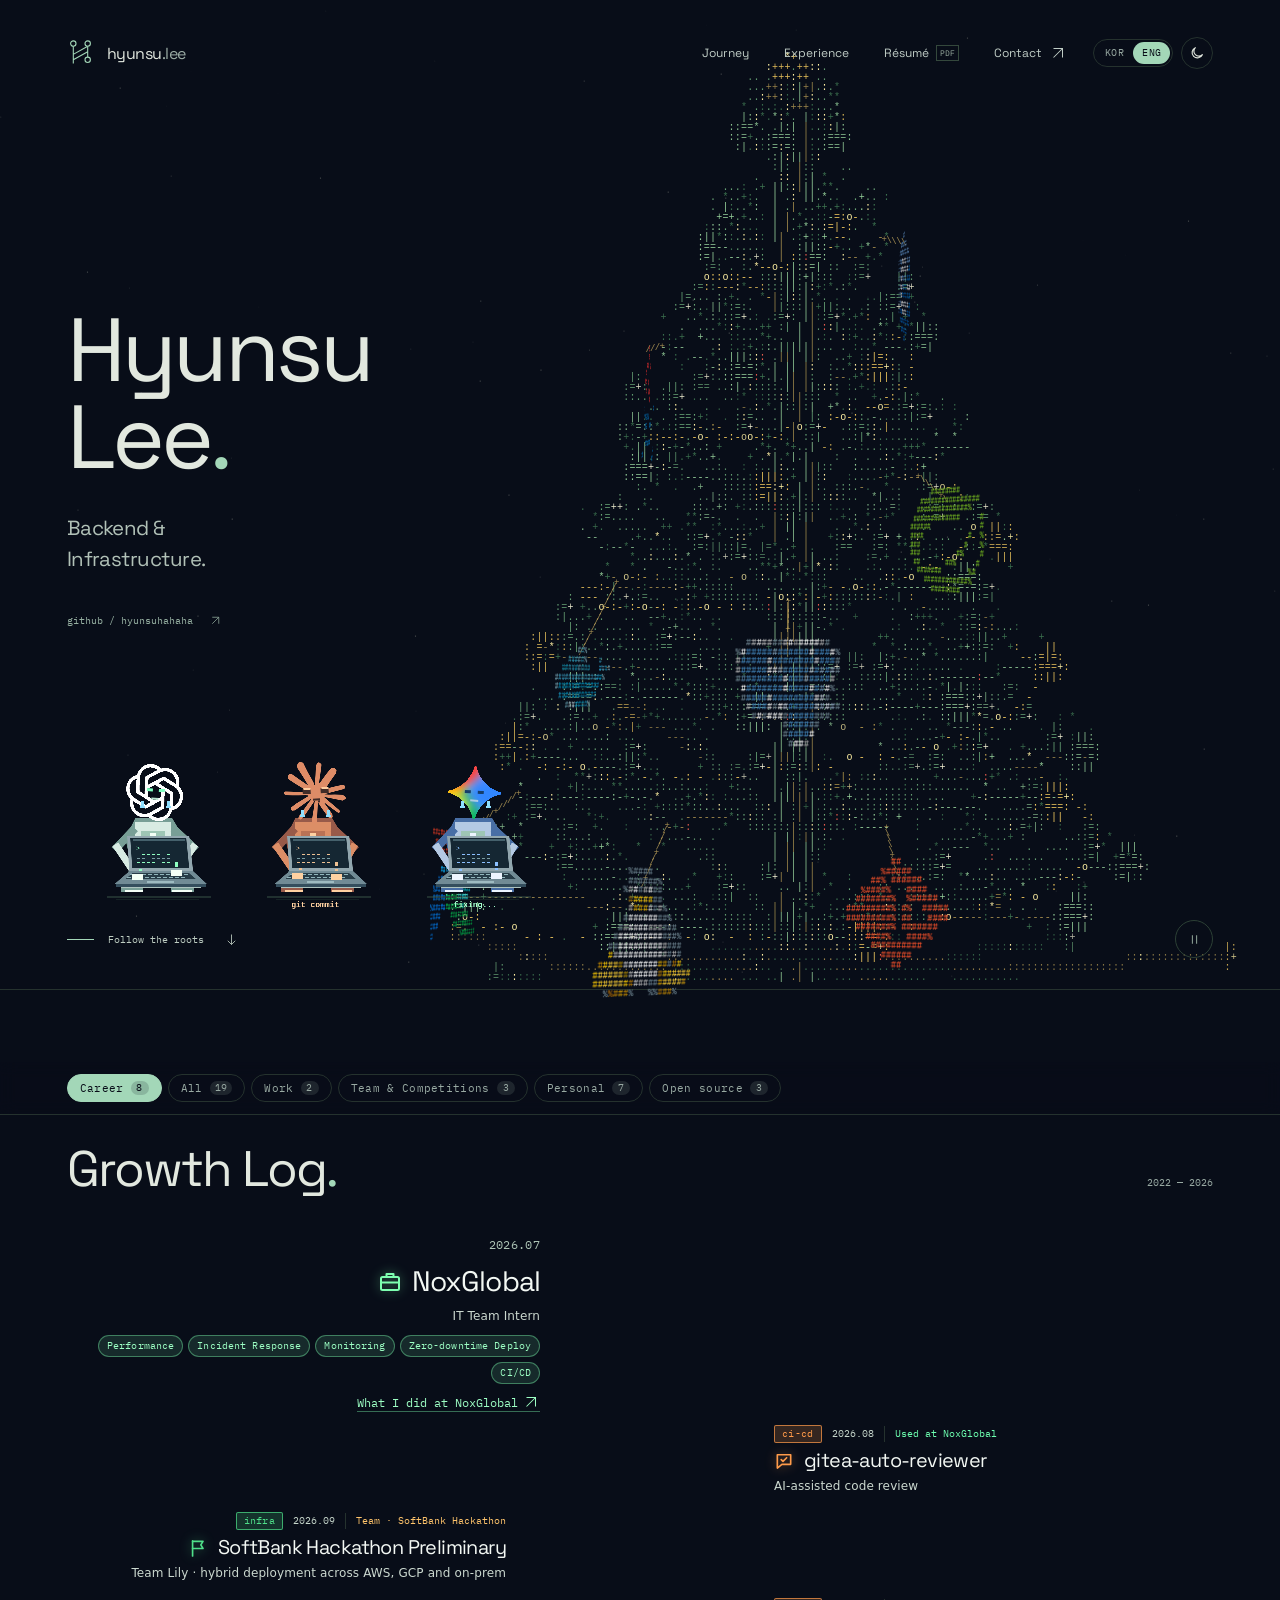
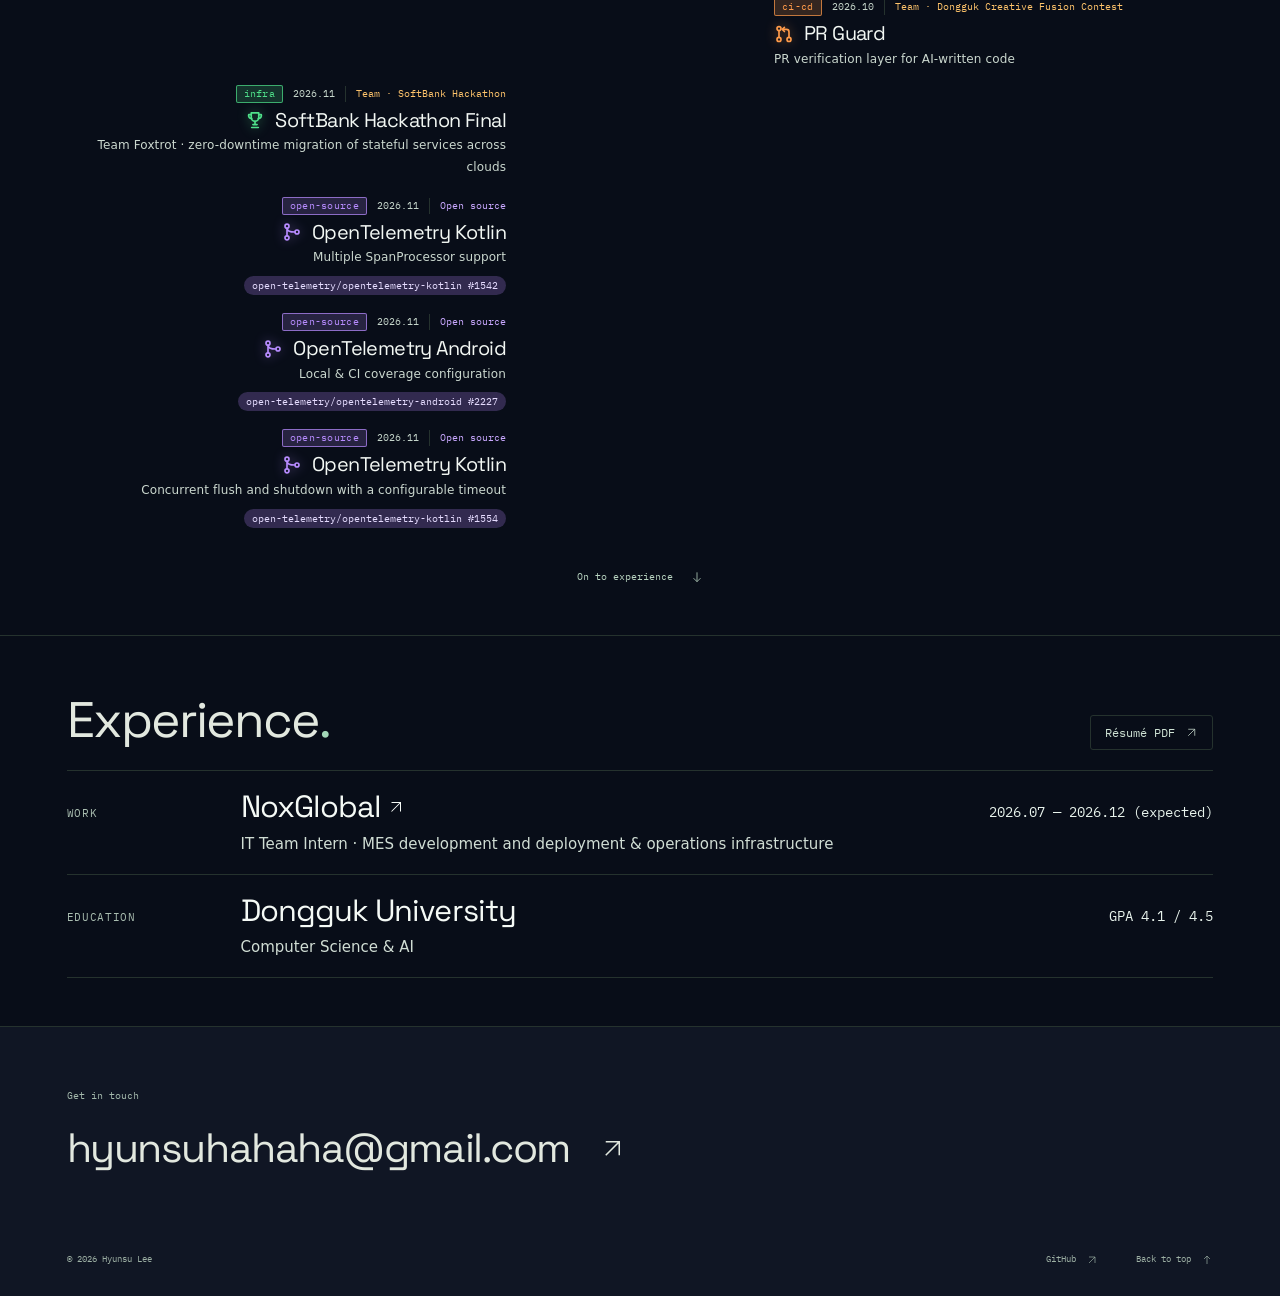
<file: index.html>
<!doctype html>
<html lang="en">
<head>
<meta charset="utf-8">
<meta name="viewport" content="width=device-width, initial-scale=1">
<meta name="theme-color" content="#080d18">
<meta name="description" content="이현수 — Backend & Infrastructure. Journey through algorithms, security, CI/CD, infrastructure and open source.">
<title>Hyunsu Lee — Backend & Infrastructure</title>
<link rel="icon" type="image/svg+xml" href="assets/favicon.svg">
<link rel="preload" href="assets/SpaceGrotesk.ttf" as="font" type="font/ttf" crossorigin>
<script>(()=>{let l,t;try{l=localStorage.getItem("lang");t=localStorage.getItem("theme")}catch(e){}const d=document.documentElement;d.lang=l==="ko"?"ko":"en";d.dataset.theme=t==="light"?"light":"dark"})()</script>
<style>html[lang="ko"] .t[lang="en"],html[lang="en"] .t[lang="ko"]{display:none}</style>
<link rel="stylesheet" href="style.css?v=20261112d">
<script src="prefs.js?v=20261112c" defer></script>
<script src="tree.js?v=20261112c" defer></script>
<script src="companions.js?v=20261112c" defer></script>
<script src="timeline.js?v=20261112c" defer></script>
<script src="emblems.js?v=20261112c" defer></script>
<script src="filter.js?v=20261113b" defer></script>
</head>
<body>
<a class="skip" href="#journey"><span class="t" lang="en">Skip to timeline</span><span class="t" lang="ko">타임라인으로 바로 이동</span></a>
<header class="header">
  <a class="identity" href="#top" aria-label="이현수, 처음으로" data-aria-ko="이현수, 처음으로" data-aria-en="Hyunsu Lee, back to top"><svg viewBox="0 0 30 32" aria-hidden="true"><path d="M7 27V6m0 11 16-9M7 23l16-9M23 3v17"/><circle cx="7" cy="5" r="3"/><circle cx="23" cy="5" r="3"/><circle cx="23" cy="23" r="3"/></svg><span>hyunsu<span class="muted">.lee</span></span></a>
  <nav aria-label="주 메뉴" data-aria-ko="주 메뉴" data-aria-en="Main menu"><a href="#journey"><span class="t" lang="en">Journey</span><span class="t" lang="ko">여정</span></a><a href="#work"><span class="t" lang="en">Experience</span><span class="t" lang="ko">경력</span></a><a href="assets/Hyunsu-Lee-Resume.pdf" target="_blank" rel="noopener"><span class="t" lang="en">Résumé</span><span class="t" lang="ko">이력서</span> <span class="filetype">PDF</span></a><a href="mailto:hyunsuhahaha@gmail.com"><span class="t" lang="en">Contact</span><span class="t" lang="ko">연락처</span> <svg class="arrow" viewBox="0 0 24 24" aria-hidden="true"><path d="M6 18 18 6M6 6h12v12"/></svg></a></nav><div class="prefs" role="group" aria-label="Display settings"><div class="lang-switch" role="group" aria-label="Language"><button type="button" data-set-lang="ko">KOR</button><button type="button" data-set-lang="en">ENG</button></div><button type="button" class="theme-switch" data-toggle-theme aria-label="Toggle dark mode"><svg class="icon-moon" viewBox="0 0 24 24" aria-hidden="true"><path d="M20 14.5A8 8 0 1 1 9.5 4a6.5 6.5 0 0 0 10.5 10.5z"/></svg><svg class="icon-sun" viewBox="0 0 24 24" aria-hidden="true"><circle cx="12" cy="12" r="4"/><path d="M12 2v2.5M12 19.5V22M2 12h2.5M19.5 12H22M4.9 4.9l1.8 1.8M17.3 17.3l1.8 1.8M4.9 19.1l1.8-1.8M17.3 6.7l1.8-1.8"/></svg></button></div>
</header>
<main>
  <section class="hero" id="top" aria-labelledby="name">
    <canvas id="scene" role="img" aria-label="서버 노드와 회로 같은 가지와 주요 기술 스택 17개의 ASCII 열매로 이루어진 천천히 회전하는 ASCII 트리" data-aria-ko="서버 노드와 회로 같은 가지와 주요 기술 스택 17개의 ASCII 열매로 이루어진 천천히 회전하는 ASCII 트리" data-aria-en="A slowly rotating ASCII tree with server-node branches and 17 technology fruit"></canvas>
    <nav id="tech-fruits" aria-label="기술 스택 열매" data-aria-ko="기술 스택 열매" data-aria-en="Technology fruit"></nav>
    <div class="intro">
      <h1 id="name"><span class="t" lang="en">Hyunsu<br>Lee</span><span class="t" lang="ko">이현수</span><span class="name-dot">.</span></h1>
      <p class="role"><span class="t" lang="en">Backend &amp;<br>Infrastructure.</span><span class="t" lang="ko">백엔드 &amp;<br>인프라.</span></p>
      <a class="profile" href="https://github.com/hyunsuhahaha" target="_blank" rel="noopener noreferrer">github / hyunsuhahaha <svg class="arrow" viewBox="0 0 24 24" aria-hidden="true"><path d="M6 18 18 6M6 6h12v12"/></svg></a>
    </div>
    <div class="tree-companions" aria-label="노트북으로 일하는 AI 친구들" data-aria-ko="노트북으로 일하는 AI 친구들" data-aria-en="AI companions working on laptops">
      <figure class="robot codex-robot" tabindex="0" role="img" aria-label="GPT / Codex, 울면서 타이핑하고 나무에 커밋을 보내는 작은 AI 로봇" data-aria-ko="GPT / Codex, 울면서 타이핑하고 나무에 커밋을 보내는 작은 AI 로봇" data-aria-en="GPT / Codex, a small AI robot typing through tears and pushing commits to the tree">
        <canvas data-companion="codex" width="352" height="336" aria-hidden="true"></canvas>
        <figcaption class="robot-name" aria-hidden="true">GPT / Codex</figcaption>
      </figure>
      <figure class="robot claude-robot" tabindex="0" role="img" aria-label="Claude, 눈물을 닦으며 타이핑하고 나무에 커밋을 보내는 작은 AI 로봇" data-aria-ko="Claude, 눈물을 닦으며 타이핑하고 나무에 커밋을 보내는 작은 AI 로봇" data-aria-en="Claude, a small AI robot wiping tears while typing and pushing commits to the tree">
        <canvas data-companion="claude" width="352" height="336" aria-hidden="true"></canvas>
        <figcaption class="robot-name" aria-hidden="true">Claude</figcaption>
      </figure>
      <figure class="robot gemini-robot" tabindex="0" role="img" aria-label="Gemini, 노트북으로 충돌을 해결하고 나무에 커밋을 보내는 작은 AI 로봇" data-aria-ko="Gemini, 노트북으로 충돌을 해결하고 나무에 커밋을 보내는 작은 AI 로봇" data-aria-en="Gemini, a small AI robot resolving conflicts and pushing commits to the tree">
        <canvas data-companion="gemini" width="352" height="336" aria-hidden="true"></canvas>
        <figcaption class="robot-name" aria-hidden="true">Gemini</figcaption>
      </figure>
    </div>
    <div class="hero-bottom"><a class="explore" href="#journey"><span class="small-line"></span><span class="t" lang="en">Follow the roots</span><span class="t" lang="ko">뿌리를 따라가기</span><svg class="arrow" viewBox="0 0 24 24" aria-hidden="true"><path d="M12 4v16m-6-6 6 6 6-6"/></svg></a><button id="motion" class="motion" type="button" aria-label="트리 애니메이션 일시정지" aria-pressed="false"><svg viewBox="0 0 24 24" aria-hidden="true"><path d="M9 6v12M15 6v12"/></svg></button></div>
  </section>
  <section class="journey section" id="journey" aria-labelledby="journey-title">
    <canvas id="timeline-art" aria-hidden="true"></canvas>
    <nav class="timeline-filter" id="journey-filter" aria-label="Filter timeline"><button type="button" data-filter="career" aria-pressed="true"><span class="t" lang="en">Career</span><span class="t" lang="ko">커리어</span><span class="count"></span></button><button type="button" data-filter="all" aria-pressed="false"><span class="t" lang="en">All</span><span class="t" lang="ko">전체</span><span class="count"></span></button><button type="button" data-filter="work" aria-pressed="false"><span class="t" lang="en">Work</span><span class="t" lang="ko">실무</span><span class="count"></span></button><button type="button" data-filter="team" aria-pressed="false"><span class="t" lang="en">Team &amp; Competitions</span><span class="t" lang="ko">팀·대회</span><span class="count"></span></button><button type="button" data-filter="personal" aria-pressed="false"><span class="t" lang="en">Personal</span><span class="t" lang="ko">개인</span><span class="count"></span></button><button type="button" data-filter="oss" aria-pressed="false"><span class="t" lang="en">Open source</span><span class="t" lang="ko">오픈소스</span><span class="count"></span></button></nav>
    <div class="section-heading journey-heading"><h2 id="journey-title"><span class="t" lang="en">Growth Log</span><span class="t" lang="ko">성장 과정</span><span class="punctuation">.</span></h2><span class="section-note">2022 — 2026</span></div>
    <ol class="timeline-list">
      <li hidden data-side="right" class="milestone with-emblem" data-tone="mint"><div class="milestone-art"><canvas class="ascii-emblem school-emblem" data-emblem="dongguk" width="240" height="240" aria-hidden="true"></canvas></div><div class="milestone-copy">
        <time class="milestone-date" datetime="2022">2022</time>
        <h3 class="latin-title"><span class="t" lang="en">Dongguk<br>University</span><span class="t" lang="ko">동국대학교</span></h3><p><span class="t" lang="en">Enrolled · Computer Science &amp; AI</span><span class="t" lang="ko">컴퓨터·AI학부 입학</span></p><p class="coursework"><span class="t" lang="en">C Programming · Discrete Math · Calculus · Linear Algebra · Algorithms</span><span class="t" lang="ko">C 프로그래밍 · 이산수학 · 미적분학 · 선형대수 · 알고리즘</span></p>
      </div></li>
      <li hidden data-side="left" class="milestone with-emblem army-milestone" data-tone="blue"><div class="milestone-art army-art"><canvas class="ascii-emblem army-emblem" data-emblem="roka" width="192" height="240" aria-hidden="true"></canvas><div class="field-marks"><canvas class="ascii-emblem flag-emblem" data-emblem="flag" width="180" height="120" aria-hidden="true"></canvas><pre class="ascii-rifle" aria-hidden="true">       __
  ____/==|_________________,
 |____.==|_:::::::::::::::::>
   \  /_-/ \___/
    \/ /    |__|
       \_\</pre></div></div><div class="milestone-copy">
        <div class="milestone-date"><time datetime="2023-02">2023.02</time><span class="date-dash">—</span><time datetime="2024-08">2024.08</time></div>
        <h3 class="latin-title"><span class="t" lang="en">Republic of<br>Korea Army</span><span class="t" lang="ko">대한민국<br>육군</span></h3><p><span class="t" lang="en">Radio communications · Reserve forces signal instructor</span><span class="t" lang="ko">무전 통신병 · 예비군 통신 조교</span></p>
      </div></li>
      <li hidden data-side="right" class="milestone main-compact" data-tone="mint"><div class="milestone-copy">
        <time class="milestone-date" datetime="2025-03">2025.03</time>
        <h3 class="latin-title node-title"><svg class="node-icon" viewBox="0 0 24 24" aria-hidden="true"><path d="M2.5 9 12 4.5 21.5 9 12 13.5z"/><path d="M6.5 11v4.6c1.4 1.5 3.3 2.4 5.5 2.4s4.1-.9 5.5-2.4V11M21.5 9v5.5"/></svg><span><span class="t" lang="en">Dongguk University</span><span class="t" lang="ko">동국대학교</span></span></h3><p><span class="t" lang="en">Returned · Computer Science &amp; AI</span><span class="t" lang="ko">복학 · 컴퓨터·AI학부</span></p><p class="coursework"><span class="t" lang="en">Operating Systems · Computer Networks · System Software · Database · Computer Security</span><span class="t" lang="ko">운영체제 · 컴퓨터네트워크 · 시스템소프트웨어 · 데이터베이스 · 컴퓨터보안</span></p>
      </div></li>
      <li hidden data-cat="personal" class="milestone branch-event" data-branch="algorithm"><div class="milestone-copy">
        <div class="node-meta"><span class="branch-tag">algorithm</span><time datetime="2025-04">2025.04</time><span class="context-tag" data-context="personal"><span class="t" lang="en">Personal · Study</span><span class="t" lang="ko">개인 · 공부</span></span></div>
        <h3 class="node-title"><svg class="node-icon" viewBox="0 0 24 24" aria-hidden="true" style="--icon:#ec9a00"><path d="M12 2.5 20.5 7.3v9.4L12 21.5l-8.5-4.8V7.3z"/><path d="m8 14 4-4 4 4"/></svg><span>BOJ Gold</span></h3><p><span class="t" lang="en">Reached Gold on Baekjoon</span><span class="t" lang="ko">백준 Gold 달성</span></p>
      </div></li>
      <li hidden data-cat="personal" class="milestone branch-event" data-branch="certs"><div class="milestone-copy">
        <div class="node-meta"><span class="branch-tag">certs</span><time datetime="2025-09-19">2025.09.19</time><span class="context-tag" data-context="personal"><span class="t" lang="en">Personal · Study</span><span class="t" lang="ko">개인 · 공부</span></span></div>
        <h3 class="node-title"><svg class="node-icon" viewBox="0 0 24 24" aria-hidden="true"><circle cx="12" cy="9" r="5.5"/><path d="m8.8 13.4-1.8 8.1 5-2.8 5 2.8-1.8-8.1"/><path d="m10 9 1.4 1.4L14.2 7.6"/></svg><span>SQLD</span></h3><p><span class="t" lang="en">SQL Developer certification</span><span class="t" lang="ko">SQL 개발자 자격 취득</span></p>
      </div></li>
      <li hidden data-cat="personal" class="milestone branch-event" data-branch="algorithm"><div class="milestone-copy">
        <div class="node-meta"><span class="branch-tag">algorithm</span><time datetime="2026-02">2026.02</time><span class="context-tag" data-context="personal"><span class="t" lang="en">Personal · Study</span><span class="t" lang="ko">개인 · 공부</span></span></div>
        <h3 class="node-title"><svg class="node-icon" viewBox="0 0 24 24" aria-hidden="true" style="--icon:#27e2a4"><path d="M12 2.5 20.5 7.3v9.4L12 21.5l-8.5-4.8V7.3z"/><path d="m8 14 4-4 4 4"/></svg><span>BOJ Platinum</span></h3><p><span class="t" lang="en">Reached Platinum on Baekjoon</span><span class="t" lang="ko">백준 Platinum 달성</span></p>
      </div></li>
      <li hidden data-cat="personal" class="milestone branch-event" data-branch="certs"><div class="milestone-copy">
        <div class="node-meta"><span class="branch-tag">certs</span><time datetime="2026-02-17">2026.02.17</time><span class="context-tag" data-context="personal"><span class="t" lang="en">Personal · Study</span><span class="t" lang="ko">개인 · 공부</span></span></div>
        <h3 class="node-title"><svg class="node-icon" viewBox="0 0 24 24" aria-hidden="true"><circle cx="12" cy="9" r="5.5"/><path d="m8.8 13.4-1.8 8.1 5-2.8 5 2.8-1.8-8.1"/><path d="m10 9 1.4 1.4L14.2 7.6"/></svg><span>AWS Certified Cloud Practitioner</span></h3><p><span class="t" lang="en">Certified</span><span class="t" lang="ko">자격 취득</span></p>
      </div></li>
      <li hidden data-side="left" class="milestone main-compact" data-tone="gold"><div class="milestone-copy">
        <time class="milestone-date" datetime="2026-03"><span class="t" lang="en">2026 Spring</span><span class="t" lang="ko">2026-1학기</span></time>
        <h3 class="latin-title node-title"><svg class="node-icon" viewBox="0 0 24 24" aria-hidden="true"><circle cx="12" cy="15" r="5.5"/><path d="m8.5 2.5 3.5 7 3.5-7"/><path d="m12 12.4.9 1.8 2 .3-1.5 1.4.4 2-1.8-1-1.8 1 .4-2-1.5-1.4 2-.3z"/></svg><span><span class="t" lang="en">Merit Scholarship</span><span class="t" lang="ko">성적장학금</span></span></h3><p><span class="t" lang="en">Spring semester 2026</span><span class="t" lang="ko">2026-1학기 성적장학금</span></p>
      </div></li>
      <li hidden data-cat="personal" class="milestone branch-event" data-branch="security"><div class="milestone-copy">
        <div class="node-meta"><span class="branch-tag">security</span><time datetime="2026-03">2026.03</time><span class="context-tag" data-context="personal"><span class="t" lang="en">Personal · Study</span><span class="t" lang="ko">개인 · 공부</span></span></div>
        <h3 class="node-title"><svg class="node-icon" viewBox="0 0 24 24" aria-hidden="true"><path d="M12 2.8 4.8 5.6v5.9c0 4.6 3 7.9 7.2 9.7 4.2-1.8 7.2-5.1 7.2-9.7V5.6z"/><path d="m8.8 11.9 2.2 2.2 4.3-4.3"/></svg><span>PortSwigger · Hack The Box</span></h3><p><span class="t" lang="en">Web Security Academy and HTB machine practice</span><span class="t" lang="ko">Web Security Academy·HTB 머신 실습</span></p>
      </div></li>
      <li data-cat="work" data-side="left" class="milestone main-compact" data-tone="mint"><div class="milestone-copy">
        <time class="milestone-date" datetime="2026-07">2026.07</time>
        <h3 class="latin-title node-title"><svg class="node-icon" viewBox="0 0 24 24" aria-hidden="true"><rect x="3" y="7" width="18" height="13" rx="1.5"/><path d="M8.5 7V4h7v3M3 12.5h18"/></svg><a href="work/noxglobal/">NoxGlobal</a></h3><p><span class="t" lang="en">IT Team Intern</span><span class="t" lang="ko">IT팀 인턴</span></p><p class="work-chips"><span class="work-chip">Performance</span><span class="work-chip">Incident Response</span><span class="work-chip">Monitoring</span><span class="work-chip">Zero-downtime Deploy</span><span class="work-chip">CI/CD</span></p><a class="work-more" href="work/noxglobal/"><span class="t" lang="en">What I did at NoxGlobal</span><span class="t" lang="ko">NoxGlobal에서 한 일</span><svg class="arrow" viewBox="0 0 24 24" aria-hidden="true"><path d="M6 18 18 6M6 6h12v12"/></svg></a>
      </div></li>
      <li data-cat="work" class="milestone branch-event" data-branch="ci-cd"><div class="milestone-copy">
        <div class="node-meta"><span class="branch-tag">ci-cd</span><time datetime="2026-08">2026.08</time><span class="context-tag" data-context="company"><span class="t" lang="en">Used at NoxGlobal</span><span class="t" lang="ko">NoxGlobal에서 사용</span></span></div>
        <h3 class="node-title"><svg class="node-icon" viewBox="0 0 24 24" aria-hidden="true"><path d="M4 4.5h16v11.5H9.5L4 20.5z"/><path d="m8.6 10.3 2.2 2.2 4.4-4.4"/></svg><a href="https://github.com/hyunsuhahaha/gitea-auto-reviewer" target="_blank" rel="noopener noreferrer">gitea-auto-reviewer</a></h3><p><span class="t" lang="en">AI-assisted code review</span><span class="t" lang="ko">AI 코드 리뷰 자동화</span></p>
      </div></li>
      <li hidden data-cat="personal" class="milestone branch-event" data-branch="security"><div class="milestone-copy">
        <div class="node-meta"><span class="branch-tag">security</span><time datetime="2026-08">2026.08</time><span class="context-tag" data-context="personal"><span class="t" lang="en">Personal</span><span class="t" lang="ko">개인</span></span></div>
        <h3 class="node-title"><svg class="node-icon" viewBox="0 0 24 24" aria-hidden="true"><path d="M2.5 12S6 5.5 12 5.5 21.5 12 21.5 12 18 18.5 12 18.5 2.5 12 2.5 12z"/><circle cx="12" cy="12" r="2.8"/></svg><a href="projects/shadowtrace/">ShadowTrace</a></h3><p><span class="t" lang="en">Passive pentest activity recorder</span><span class="t" lang="ko">침투 테스트 활동 기록 도구</span></p>
      </div></li>
      <li data-cat="team" class="milestone branch-event" data-branch="infra"><div class="milestone-copy">
        <div class="node-meta"><span class="branch-tag">infra</span><time datetime="2026-09">2026.09</time><span class="context-tag" data-context="team"><span class="t" lang="en">Team · SoftBank Hackathon</span><span class="t" lang="ko">팀 · 소프트뱅크 해커톤</span></span></div>
        <h3 class="node-title"><svg class="node-icon" viewBox="0 0 24 24" aria-hidden="true"><path d="M5.5 21.5v-18"/><path d="M5.5 4h12.5l-2.6 4.3 2.6 4.3H5.5"/></svg><a href="https://github.com/SoftBank-team-lily" target="_blank" rel="noopener noreferrer"><span class="t" lang="en">SoftBank Hackathon Preliminary</span><span class="t" lang="ko">소프트뱅크 해커톤 예선</span></a></h3><p><span class="t" lang="en">Team Lily · hybrid deployment across AWS, GCP and on-prem</span><span class="t" lang="ko">Team Lily · AWS·GCP·온프레미스 하이브리드 배포</span></p>
      </div></li>
      <li data-cat="team" class="milestone branch-event" data-branch="ci-cd"><div class="milestone-copy">
        <div class="node-meta"><span class="branch-tag">ci-cd</span><time datetime="2026-10">2026.10</time><span class="context-tag" data-context="team"><span class="t" lang="en">Team · Dongguk Creative Fusion Contest</span><span class="t" lang="ko">팀 · 동국대 창의융합경진대회</span></span></div>
        <h3 class="node-title"><svg class="node-icon" viewBox="0 0 24 24" aria-hidden="true"><circle cx="6" cy="5.5" r="2.4"/><circle cx="6" cy="18.5" r="2.4"/><circle cx="18" cy="18.5" r="2.4"/><path d="M6 7.9v8.2M18 16.1V9.5a3 3 0 0 0-3-3h-4.5"/><path d="m12.5 4-2.5 2.5L12.5 9"/></svg><a href="https://github.com/dongguk-creative-fusion-2026" target="_blank" rel="noopener noreferrer">PR Guard</a></h3><p><span class="t" lang="en">PR verification layer for AI-written code</span><span class="t" lang="ko">AI 코드 PR 검증 계층</span></p>
      </div></li>
      <li hidden data-cat="personal" class="milestone branch-event" data-branch="infra"><div class="milestone-copy">
        <div class="node-meta"><span class="branch-tag">infra</span><time datetime="2026-10">2026.10</time><span class="context-tag" data-context="personal"><span class="t" lang="en">Personal</span><span class="t" lang="ko">개인</span></span></div>
        <h3 class="node-title"><svg class="node-icon" viewBox="0 0 24 24" aria-hidden="true"><path d="M2.5 12h4.2l2.3-6.5 4.5 13 2.4-6.5h5.6"/></svg><a href="projects/public-api-monitor/">public-api-monitor</a></h3><p><span class="t" lang="en">API reliability &amp; observability</span><span class="t" lang="ko">API 안정성·관측</span></p>
      </div></li>
      <li data-cat="team" class="milestone branch-event" data-branch="infra"><div class="milestone-copy">
        <div class="node-meta"><span class="branch-tag">infra</span><time datetime="2026-11">2026.11</time><span class="context-tag" data-context="team"><span class="t" lang="en">Team · SoftBank Hackathon</span><span class="t" lang="ko">팀 · 소프트뱅크 해커톤</span></span></div>
        <h3 class="node-title"><svg class="node-icon" viewBox="0 0 24 24" aria-hidden="true"><path d="M7.5 3.5h9v5.5a4.5 4.5 0 0 1-9 0z"/><path d="M7.5 5.5h-3a3.5 3.5 0 0 0 3.6 4.7M16.5 5.5h3a3.5 3.5 0 0 1-3.6 4.7M12 13.5v4M8 21h8M9.5 17.5h5"/></svg><a href="https://github.com/SoftBank-2026-Hackathon-Foxtrot" target="_blank" rel="noopener noreferrer"><span class="t" lang="en">SoftBank Hackathon Final</span><span class="t" lang="ko">소프트뱅크 해커톤 본선</span></a></h3><p><span class="t" lang="en">Team Foxtrot · zero-downtime migration of stateful services across clouds</span><span class="t" lang="ko">Team Foxtrot · 상태 있는 서비스의 클라우드 간 무중단 이전</span></p>
      </div></li>
      <li data-cat="oss" class="milestone branch-event" data-branch="open-source"><div class="milestone-copy">
        <div class="node-meta"><span class="branch-tag">open-source</span><time datetime="2026-11">2026.11</time><span class="context-tag" data-context="oss"><span class="t" lang="en">Open source</span><span class="t" lang="ko">오픈소스</span></span></div>
        <h3 class="node-title"><svg class="node-icon" viewBox="0 0 24 24" aria-hidden="true"><circle cx="6" cy="5" r="2.4"/><circle cx="6" cy="19" r="2.4"/><circle cx="18" cy="12" r="2.4"/><path d="M6 7.4v9.2M6 7.4c0 3.8 3.2 4.6 9.6 4.6"/></svg><a href="https://github.com/open-telemetry/opentelemetry-kotlin/pull/1542" target="_blank" rel="noopener noreferrer">OpenTelemetry Kotlin</a></h3><p><span class="t" lang="en">Multiple SpanProcessor support</span><span class="t" lang="ko">여러 SpanProcessor 지원</span></p><span class="pr-chip">open-telemetry/opentelemetry-kotlin #1542</span>
      </div></li>
      <li data-cat="oss" class="milestone branch-event" data-branch="open-source"><div class="milestone-copy">
        <div class="node-meta"><span class="branch-tag">open-source</span><time datetime="2026-11">2026.11</time><span class="context-tag" data-context="oss"><span class="t" lang="en">Open source</span><span class="t" lang="ko">오픈소스</span></span></div>
        <h3 class="node-title"><svg class="node-icon" viewBox="0 0 24 24" aria-hidden="true"><circle cx="6" cy="5" r="2.4"/><circle cx="6" cy="19" r="2.4"/><circle cx="18" cy="12" r="2.4"/><path d="M6 7.4v9.2M6 7.4c0 3.8 3.2 4.6 9.6 4.6"/></svg><a href="https://github.com/open-telemetry/opentelemetry-android/pull/2227" target="_blank" rel="noopener noreferrer">OpenTelemetry Android</a></h3><p><span class="t" lang="en">Local &amp; CI coverage configuration</span><span class="t" lang="ko">로컬·CI 커버리지 설정</span></p><span class="pr-chip">open-telemetry/opentelemetry-android #2227</span>
      </div></li>
      <li data-cat="oss" class="milestone branch-event" data-branch="open-source"><div class="milestone-copy">
        <div class="node-meta"><span class="branch-tag">open-source</span><time datetime="2026-11">2026.11</time><span class="context-tag" data-context="oss"><span class="t" lang="en">Open source</span><span class="t" lang="ko">오픈소스</span></span></div>
        <h3 class="node-title"><svg class="node-icon" viewBox="0 0 24 24" aria-hidden="true"><circle cx="6" cy="5" r="2.4"/><circle cx="6" cy="19" r="2.4"/><circle cx="18" cy="12" r="2.4"/><path d="M6 7.4v9.2M6 7.4c0 3.8 3.2 4.6 9.6 4.6"/></svg><a href="https://github.com/open-telemetry/opentelemetry-kotlin/pull/1554" target="_blank" rel="noopener noreferrer">OpenTelemetry Kotlin</a></h3><p><span class="t" lang="en">Concurrent flush and shutdown with a configurable timeout</span><span class="t" lang="ko">flush·shutdown 동시 처리와 타임아웃 설정</span></p><span class="pr-chip">open-telemetry/opentelemetry-kotlin #1554</span>
      </div></li>
    </ol>
    <a class="timeline-next" href="#work"><span class="t" lang="en">On to experience</span><span class="t" lang="ko">경력으로</span><svg class="arrow" viewBox="0 0 24 24" aria-hidden="true"><path d="M12 4v16m-6-6 6 6 6-6"/></svg></a>
  </section>
  <section class="work section" id="work" aria-labelledby="work-title">
    <div class="section-heading"><h2 id="work-title"><span class="t" lang="en">Experience</span><span class="t" lang="ko">경력</span><span class="punctuation">.</span></h2><a class="resume-link" href="assets/Hyunsu-Lee-Resume.pdf" target="_blank" rel="noopener"><span class="t" lang="en">Résumé PDF</span><span class="t" lang="ko">이력서 PDF</span><svg class="arrow" viewBox="0 0 24 24" aria-hidden="true"><path d="M6 18 18 6M6 6h12v12"/></svg></a></div>
    <dl class="bio">
      <div class="bio-row"><dt><span class="t" lang="en">Work</span><span class="t" lang="ko">경력</span></dt><dd><h3><a href="work/noxglobal/">NoxGlobal<svg class="arrow" viewBox="0 0 24 24" aria-hidden="true"><path d="M6 18 18 6M6 6h12v12"/></svg></a></h3><p><span class="t" lang="en">IT Team Intern · MES development and deployment &amp; operations infrastructure</span><span class="t" lang="ko">IT팀 인턴 · MES 개발과 배포·운영 인프라</span></p></dd><dd class="bio-meta"><span class="t" lang="en">2026.07 — 2026.12 (expected)</span><span class="t" lang="ko">2026.07 — 2026.12 (종료 예정)</span></dd></div>
      <div class="bio-row"><dt><span class="t" lang="en">Education</span><span class="t" lang="ko">학력</span></dt><dd><h3><span class="t" lang="en">Dongguk University</span><span class="t" lang="ko">동국대학교</span></h3><p><span class="t" lang="en">Computer Science &amp; AI</span><span class="t" lang="ko">컴퓨터·AI학부</span></p></dd><dd class="bio-meta">GPA 4.1 / 4.5</dd></div>
    </dl>
  </section>
</main>
<footer class="footer section" id="contact">
  <div class="contact"><span><span class="t" lang="en">Get in touch</span><span class="t" lang="ko">연락하기</span></span><a href="mailto:hyunsuhahaha@gmail.com">hyunsuhahaha@gmail.com<svg class="arrow" viewBox="0 0 24 24" aria-hidden="true"><path d="M6 18 18 6M6 6h12v12"/></svg></a></div>
  <div class="footer-bottom"><span>© 2026 Hyunsu Lee</span><a href="https://github.com/hyunsuhahaha" target="_blank" rel="noopener noreferrer">GitHub<svg class="arrow" viewBox="0 0 24 24" aria-hidden="true"><path d="M6 18 18 6M6 6h12v12"/></svg></a><a href="#top"><span class="t" lang="en">Back to top</span><span class="t" lang="ko">맨 위로</span><svg class="arrow" viewBox="0 0 24 24" aria-hidden="true"><path d="M12 20V4m-6 6 6-6 6 6"/></svg></a></div>
</footer>
</body>
</html>
</file>
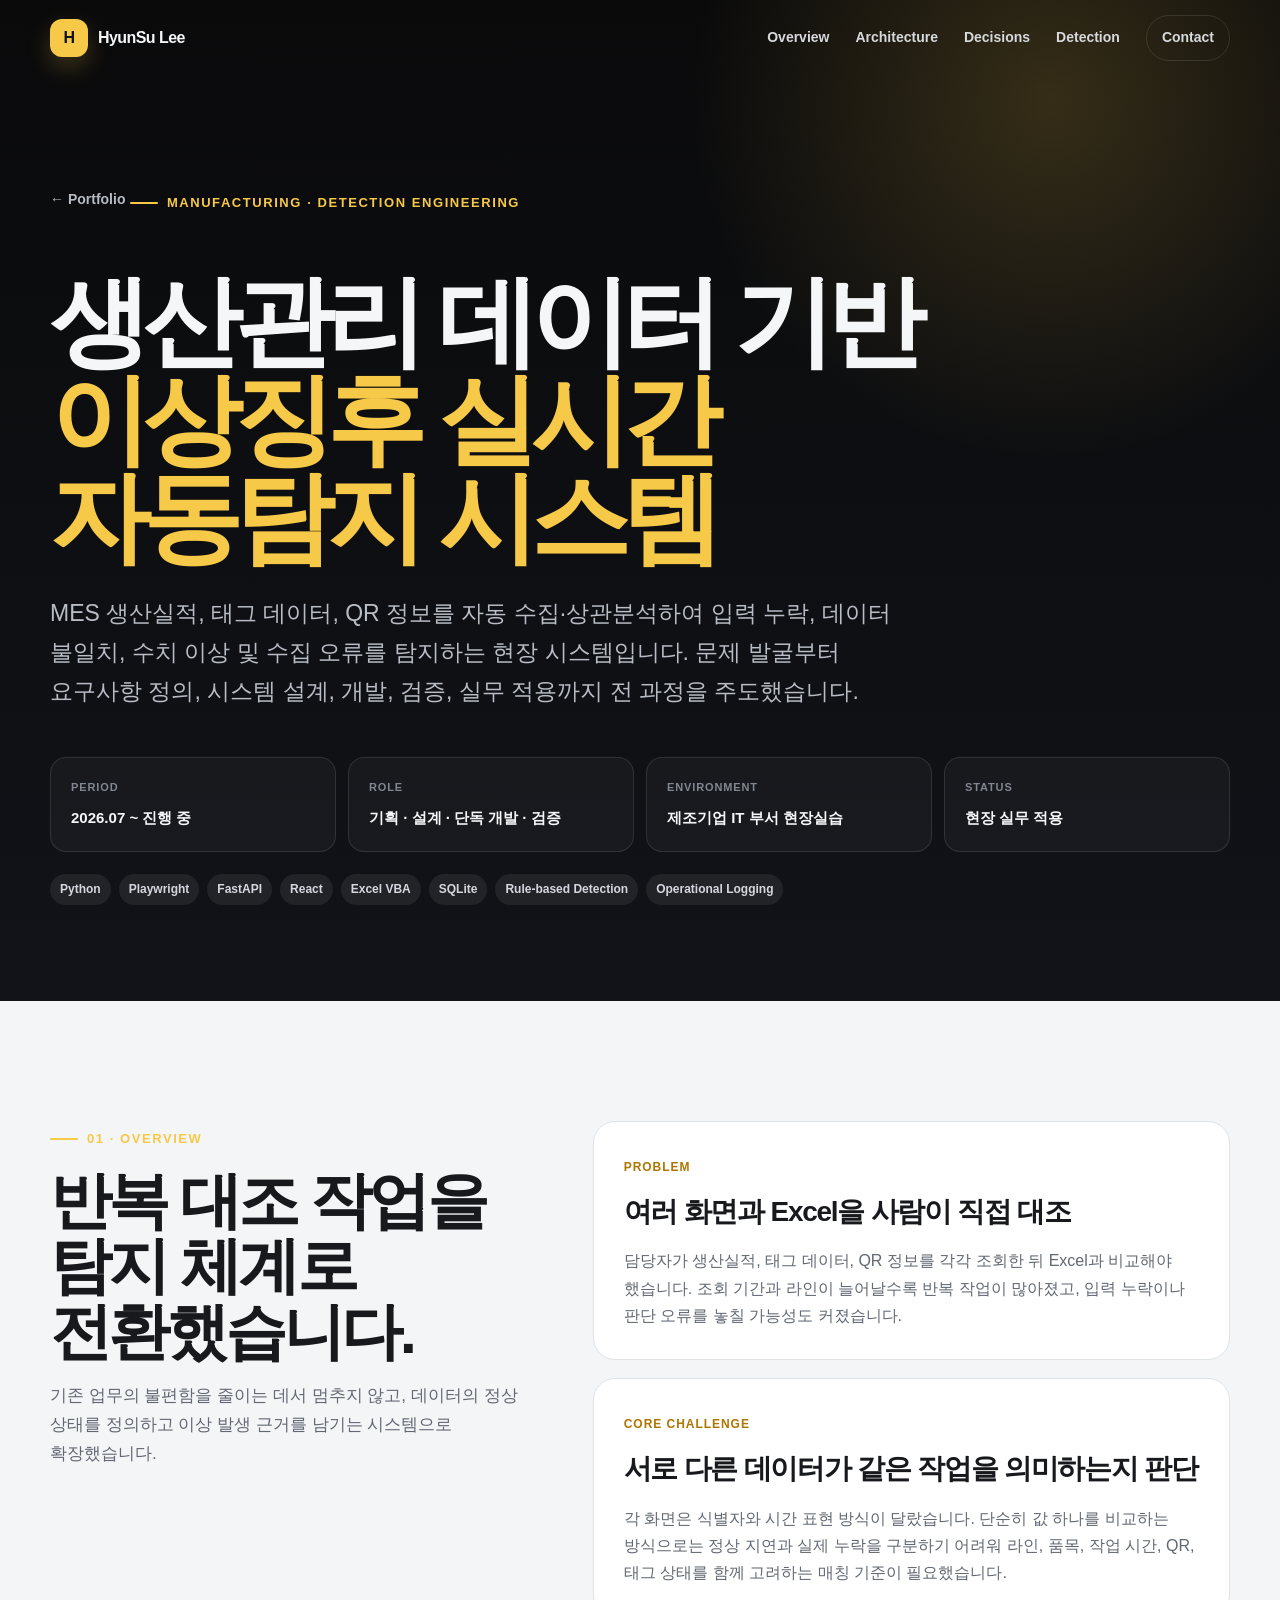
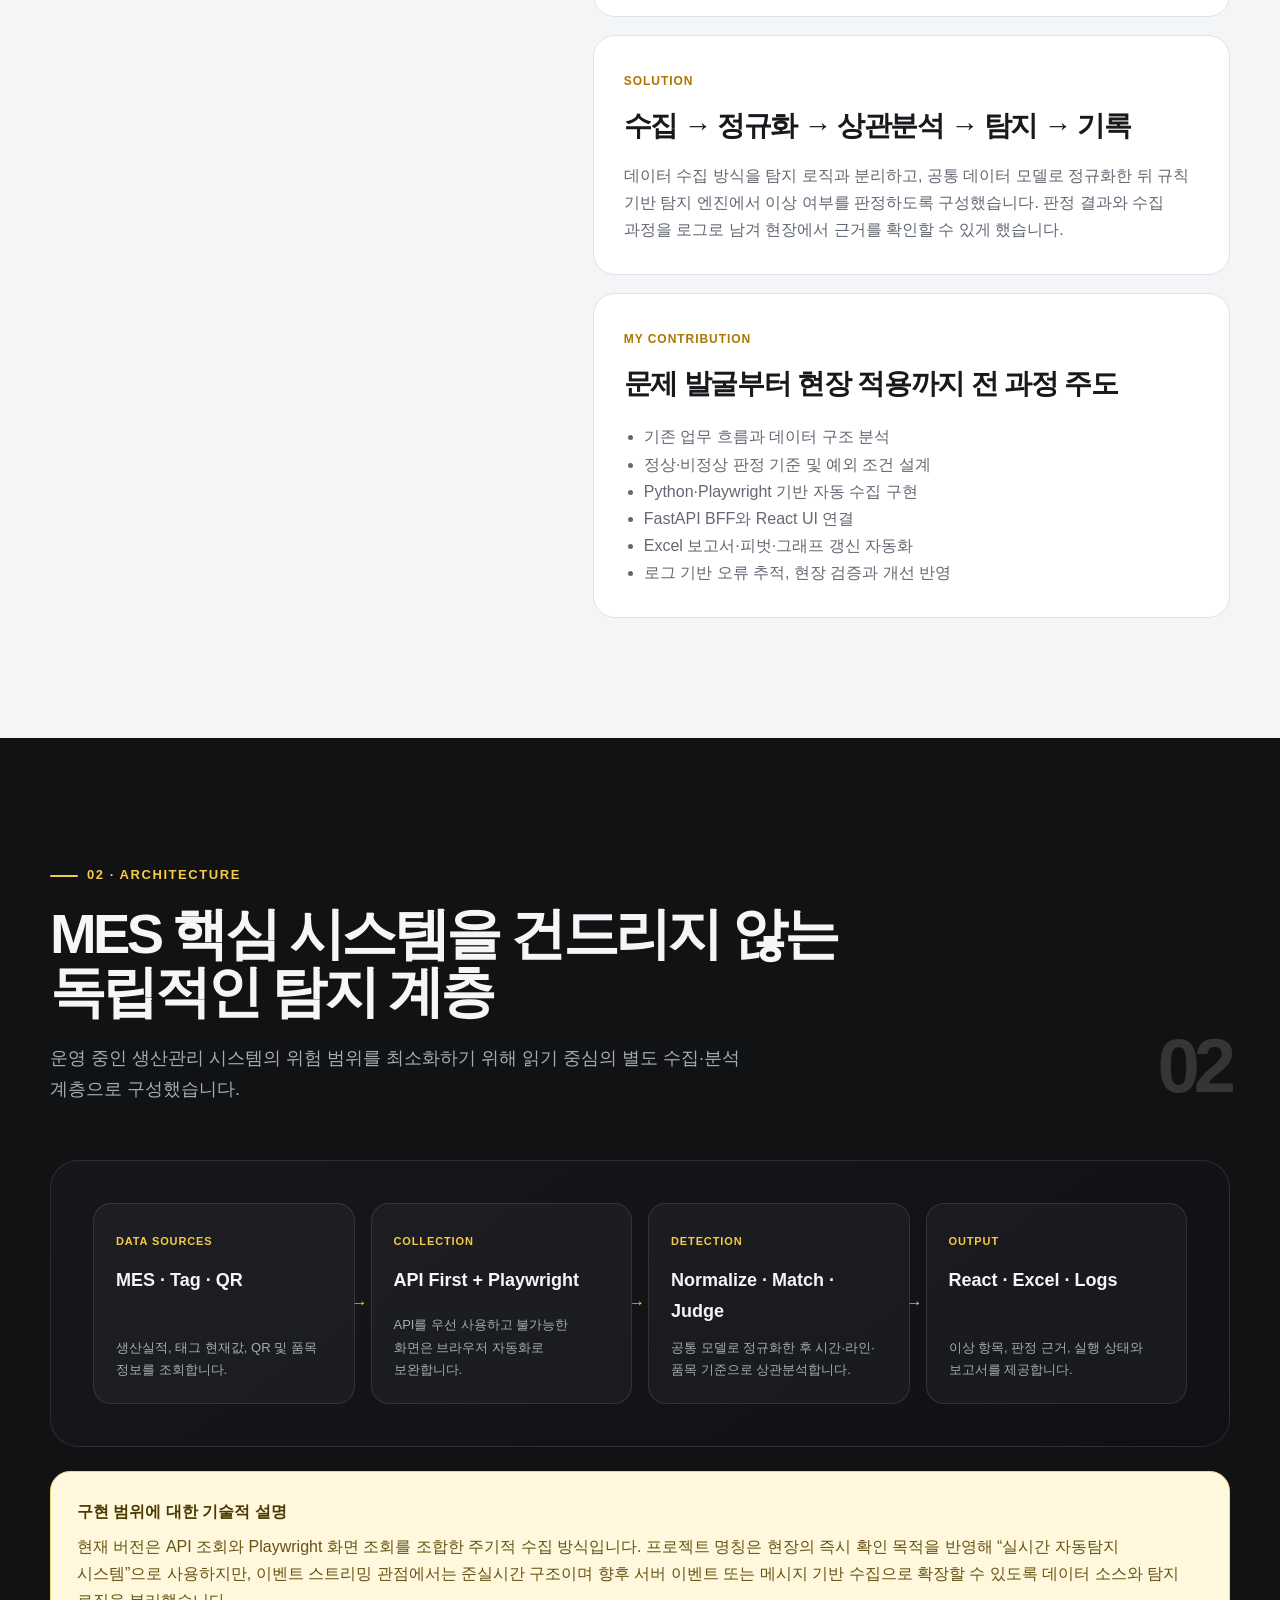
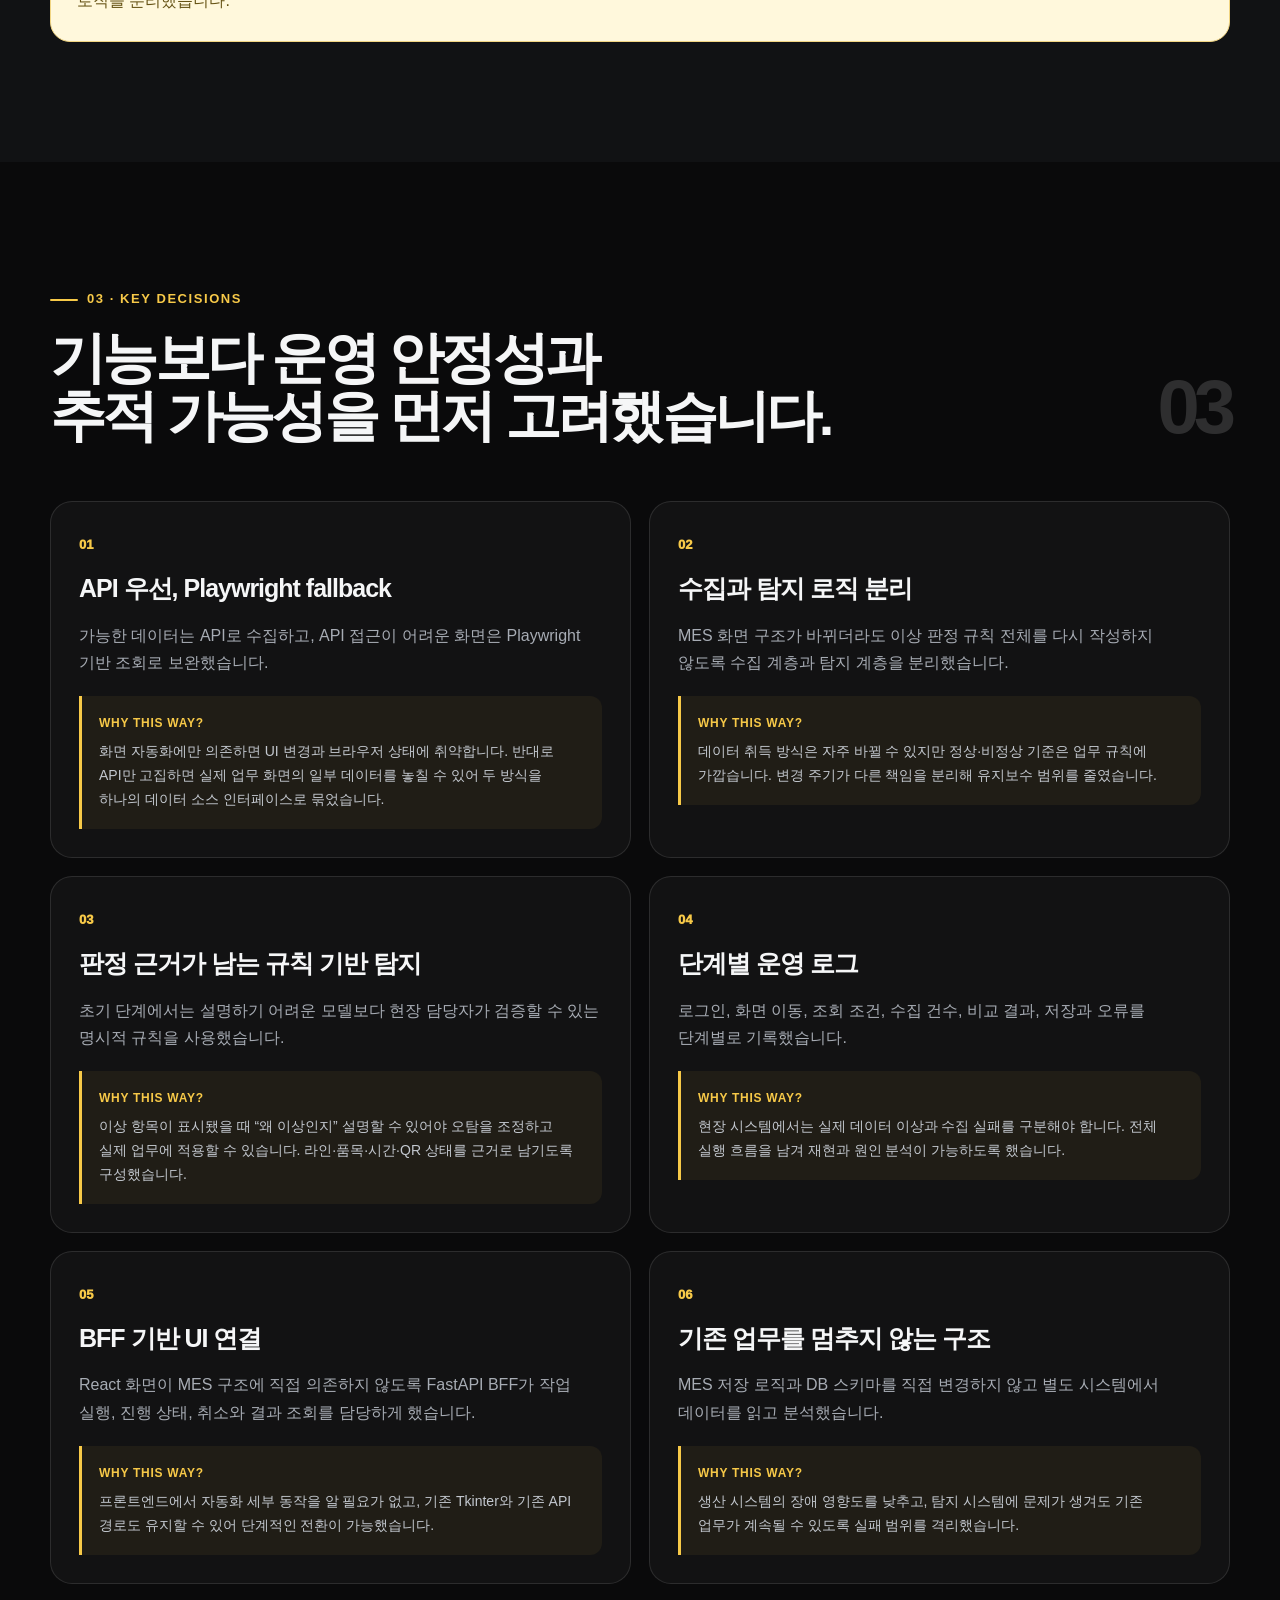
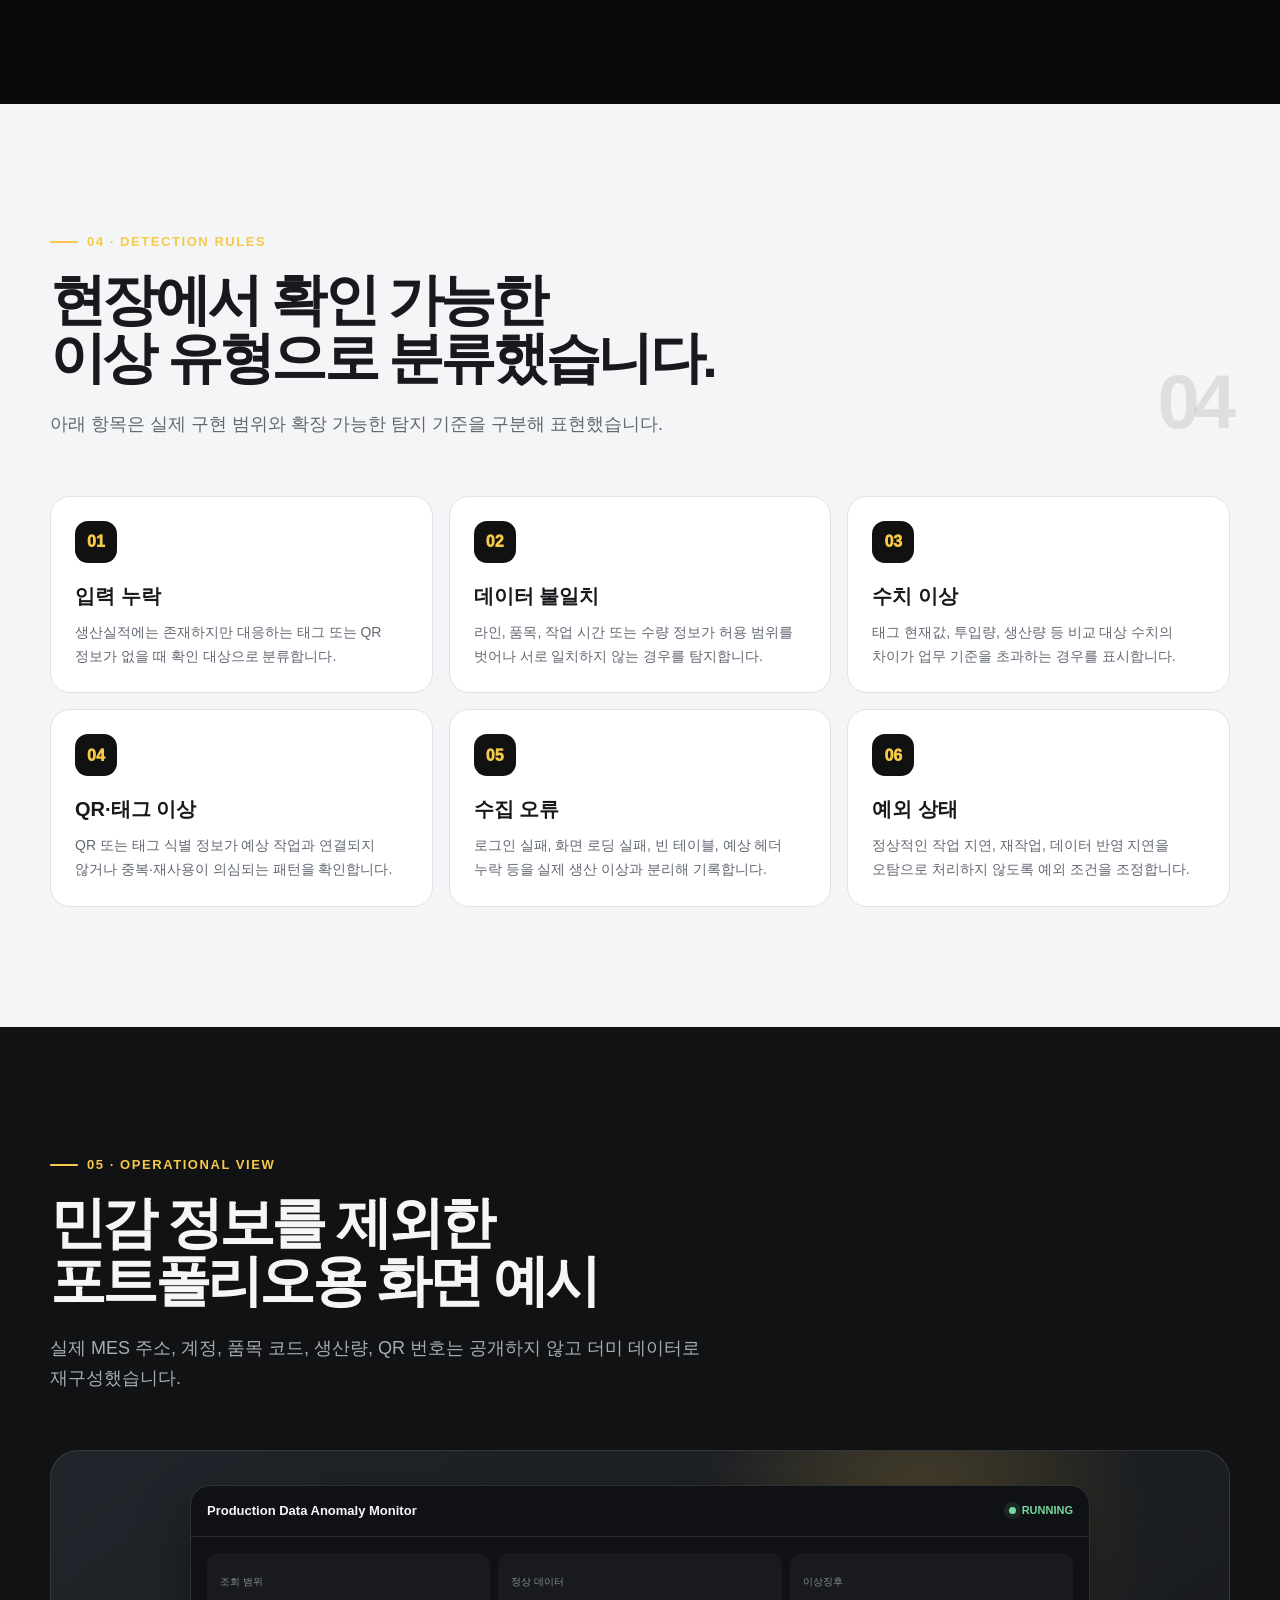
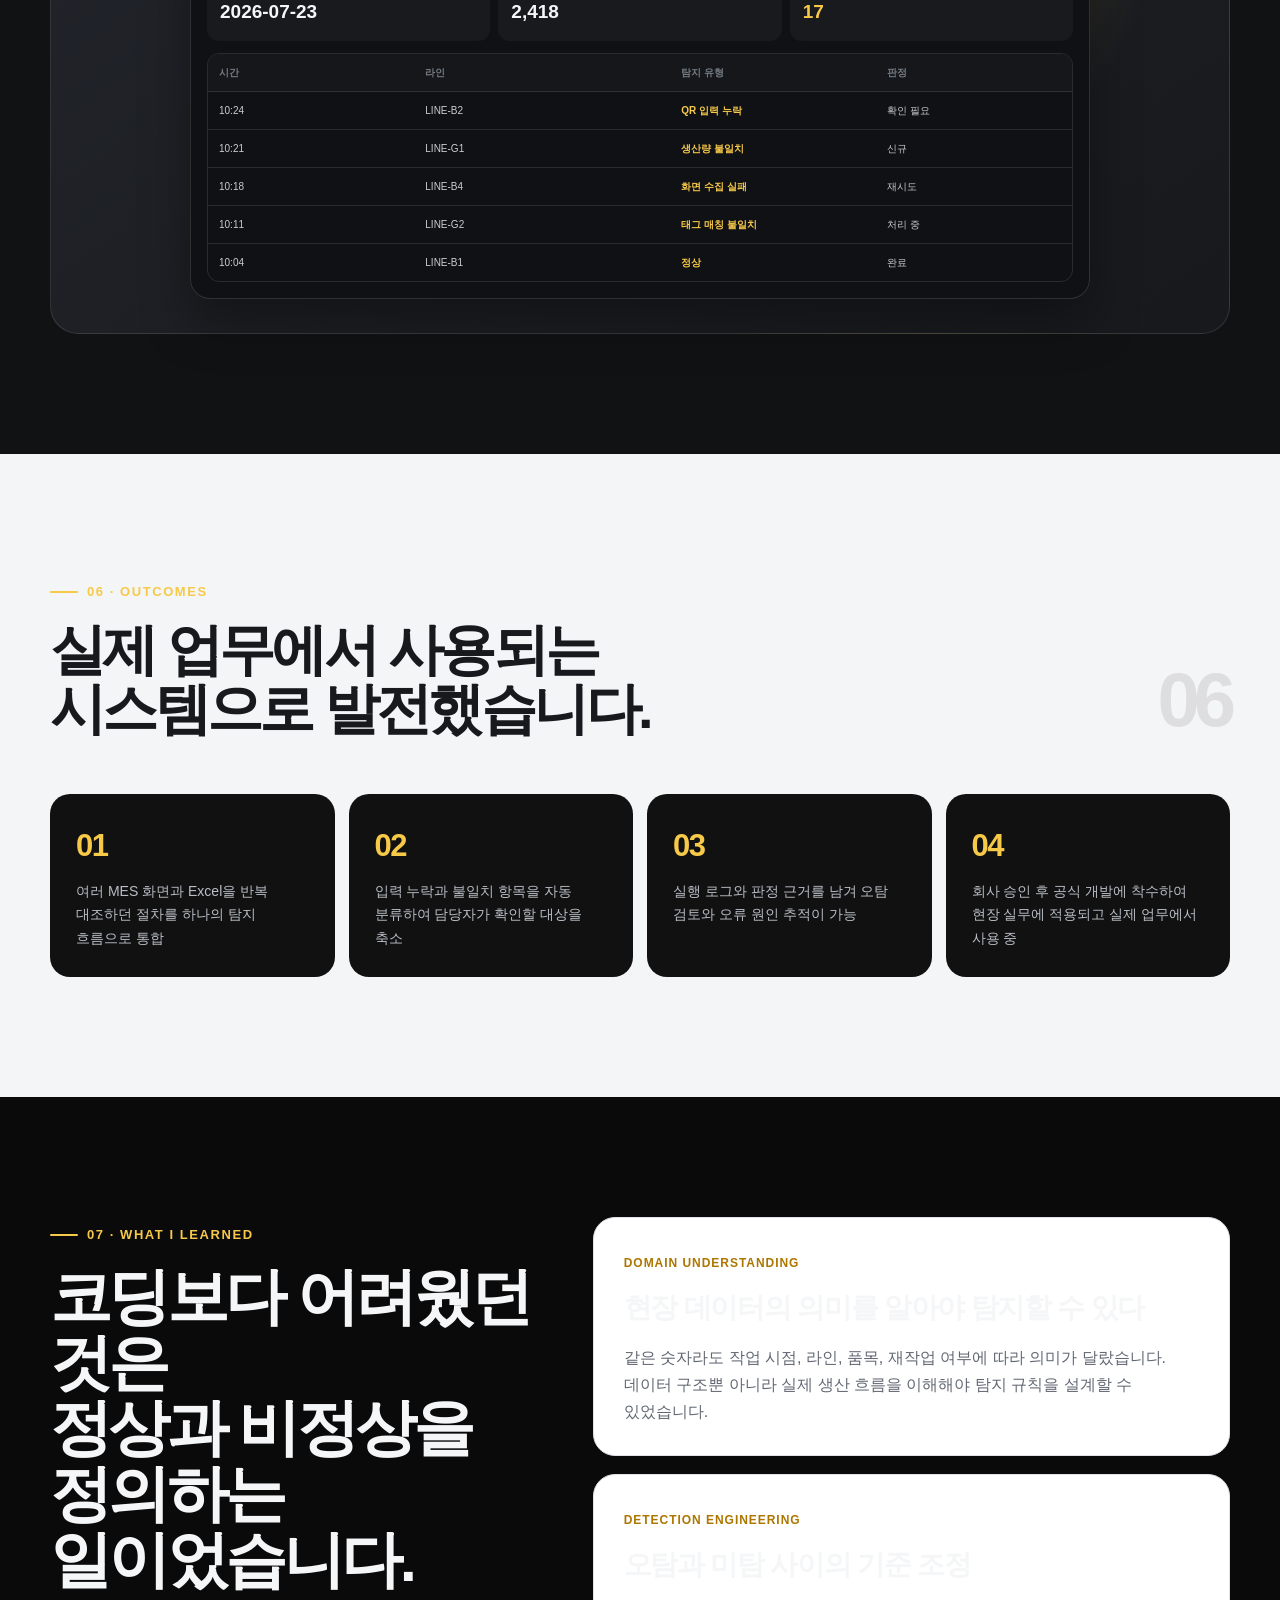
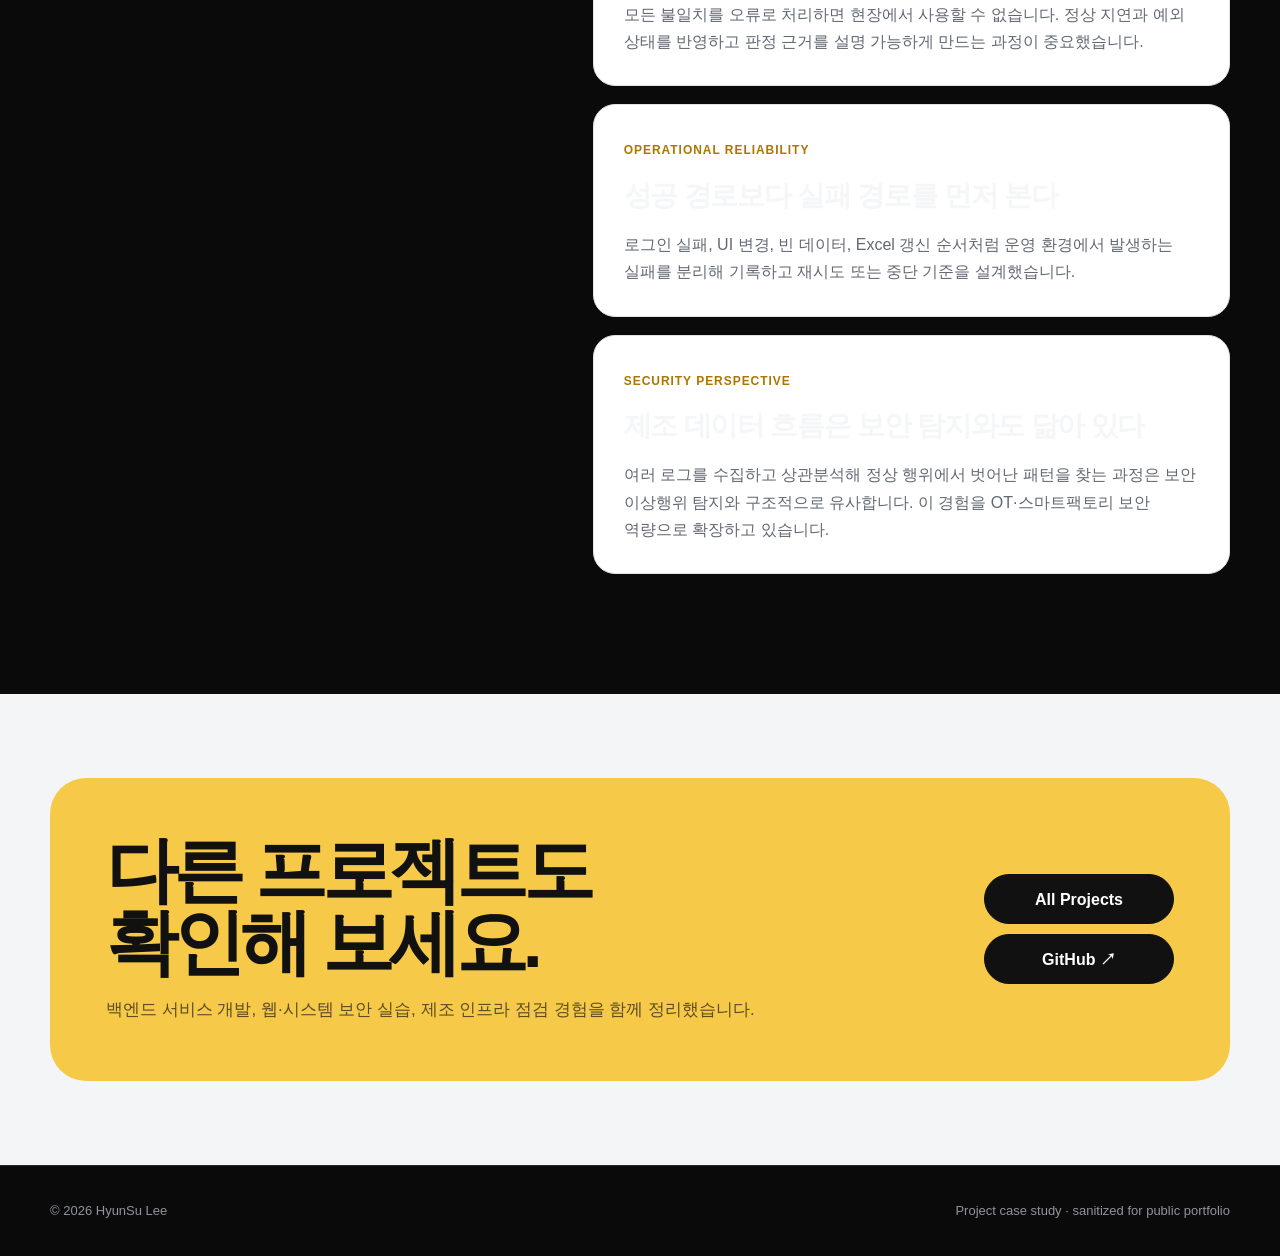
<file: projects/mes-anomaly-detection/index.html>
<!DOCTYPE html>
<html lang="ko">
<head>
  <meta charset="UTF-8" />
  <meta name="viewport" content="width=device-width, initial-scale=1.0" />
  <meta name="description" content="생산관리 데이터 기반 이상징후 실시간 자동탐지 시스템 프로젝트 상세" />
  <meta name="theme-color" content="#0a0a0b" />
  <meta property="og:title" content="생산관리 데이터 기반 이상징후 실시간 자동탐지 시스템" />
  <meta property="og:description" content="MES 생산실적·태그·QR 데이터를 상관분석해 입력 누락과 불일치를 탐지한 현장 프로젝트" />
  <meta property="og:type" content="article" />
  <title>Production Anomaly Detection | 이현수</title>
  <link rel="stylesheet" href="../../assets/styles.css" />
</head>
<body>
  <a class="skip-link" href="#main">본문 바로가기</a>

  <header class="navbar">
    <div class="container nav-inner">
      <a class="brand" href="../../index.html" aria-label="포트폴리오 홈">
        <span class="brand-mark">H</span><span>HyunSu Lee</span>
      </a>
      <button class="menu-button" type="button" aria-label="메뉴 열기" aria-expanded="false">☰</button>
      <nav class="nav-links" aria-label="프로젝트 메뉴">
        <a href="#overview">Overview</a>
        <a href="#architecture">Architecture</a>
        <a href="#decisions">Decisions</a>
        <a href="#detection">Detection</a>
        <a class="nav-cta" href="../../index.html#contact">Contact</a>
      </nav>
    </div>
  </header>

  <main id="main">
    <section class="project-hero">
      <div class="container">
        <a class="back-link" href="../../index.html">← Portfolio</a>
        <div class="eyebrow" style="margin-top:42px;">Manufacturing · Detection Engineering</div>
        <h1 class="project-title">생산관리 데이터 기반<br /><span style="color:var(--accent)">이상징후 실시간 자동탐지 시스템</span></h1>
        <p class="project-lead">
          MES 생산실적, 태그 데이터, QR 정보를 자동 수집·상관분석하여 입력 누락, 데이터 불일치, 수치 이상 및 수집 오류를 탐지하는 현장 시스템입니다.
          문제 발굴부터 요구사항 정의, 시스템 설계, 개발, 검증, 실무 적용까지 전 과정을 주도했습니다.
        </p>

        <div class="project-meta-grid">
          <div class="meta-card"><span>Period</span><strong>2026.07 ~ 진행 중</strong></div>
          <div class="meta-card"><span>Role</span><strong>기획 · 설계 · 단독 개발 · 검증</strong></div>
          <div class="meta-card"><span>Environment</span><strong>제조기업 IT 부서 현장실습</strong></div>
          <div class="meta-card"><span>Status</span><strong>현장 실무 적용</strong></div>
        </div>

        <div class="inline-tags" style="margin-top:22px;">
          <span class="tag">Python</span><span class="tag">Playwright</span><span class="tag">FastAPI</span>
          <span class="tag">React</span><span class="tag">Excel VBA</span><span class="tag">SQLite</span>
          <span class="tag">Rule-based Detection</span><span class="tag">Operational Logging</span>
        </div>
      </div>
    </section>

    <section class="section section-light" id="overview">
      <div class="container case-grid">
        <aside class="case-side reveal">
          <div class="eyebrow">01 · Overview</div>
          <h2>반복 대조 작업을<br />탐지 체계로 전환했습니다.</h2>
          <p>기존 업무의 불편함을 줄이는 데서 멈추지 않고, 데이터의 정상 상태를 정의하고 이상 발생 근거를 남기는 시스템으로 확장했습니다.</p>
        </aside>

        <div class="case-content">
          <article class="case-card reveal">
            <span class="label">Problem</span>
            <h3>여러 화면과 Excel을 사람이 직접 대조</h3>
            <p>담당자가 생산실적, 태그 데이터, QR 정보를 각각 조회한 뒤 Excel과 비교해야 했습니다. 조회 기간과 라인이 늘어날수록 반복 작업이 많아졌고, 입력 누락이나 판단 오류를 놓칠 가능성도 커졌습니다.</p>
          </article>

          <article class="case-card reveal">
            <span class="label">Core Challenge</span>
            <h3>서로 다른 데이터가 같은 작업을 의미하는지 판단</h3>
            <p>각 화면은 식별자와 시간 표현 방식이 달랐습니다. 단순히 값 하나를 비교하는 방식으로는 정상 지연과 실제 누락을 구분하기 어려워 라인, 품목, 작업 시간, QR, 태그 상태를 함께 고려하는 매칭 기준이 필요했습니다.</p>
          </article>

          <article class="case-card reveal">
            <span class="label">Solution</span>
            <h3>수집 → 정규화 → 상관분석 → 탐지 → 기록</h3>
            <p>데이터 수집 방식을 탐지 로직과 분리하고, 공통 데이터 모델로 정규화한 뒤 규칙 기반 탐지 엔진에서 이상 여부를 판정하도록 구성했습니다. 판정 결과와 수집 과정을 로그로 남겨 현장에서 근거를 확인할 수 있게 했습니다.</p>
          </article>

          <article class="case-card reveal">
            <span class="label">My Contribution</span>
            <h3>문제 발굴부터 현장 적용까지 전 과정 주도</h3>
            <ul>
              <li>기존 업무 흐름과 데이터 구조 분석</li>
              <li>정상·비정상 판정 기준 및 예외 조건 설계</li>
              <li>Python·Playwright 기반 자동 수집 구현</li>
              <li>FastAPI BFF와 React UI 연결</li>
              <li>Excel 보고서·피벗·그래프 갱신 자동화</li>
              <li>로그 기반 오류 추적, 현장 검증과 개선 반영</li>
            </ul>
          </article>
        </div>
      </div>
    </section>

    <section class="section section-soft" id="architecture">
      <div class="container">
        <div class="section-head reveal">
          <div>
            <div class="eyebrow">02 · Architecture</div>
            <h2 class="section-title small">MES 핵심 시스템을 건드리지 않는<br />독립적인 탐지 계층</h2>
            <p class="section-copy">운영 중인 생산관리 시스템의 위험 범위를 최소화하기 위해 읽기 중심의 별도 수집·분석 계층으로 구성했습니다.</p>
          </div>
          <div class="section-number">02</div>
        </div>

        <div class="architecture reveal" aria-label="시스템 아키텍처">
          <div class="arch-flow">
            <article class="arch-node">
              <div><span>DATA SOURCES</span><strong>MES · Tag · QR</strong></div>
              <p>생산실적, 태그 현재값, QR 및 품목 정보를 조회합니다.</p>
            </article>
            <article class="arch-node">
              <div><span>COLLECTION</span><strong>API First + Playwright</strong></div>
              <p>API를 우선 사용하고 불가능한 화면은 브라우저 자동화로 보완합니다.</p>
            </article>
            <article class="arch-node">
              <div><span>DETECTION</span><strong>Normalize · Match · Judge</strong></div>
              <p>공통 모델로 정규화한 후 시간·라인·품목 기준으로 상관분석합니다.</p>
            </article>
            <article class="arch-node">
              <div><span>OUTPUT</span><strong>React · Excel · Logs</strong></div>
              <p>이상 항목, 판정 근거, 실행 상태와 보고서를 제공합니다.</p>
            </article>
          </div>
        </div>

        <div class="implementation-note reveal" style="margin-top:24px;">
          <strong>구현 범위에 대한 기술적 설명</strong>
          <p>현재 버전은 API 조회와 Playwright 화면 조회를 조합한 주기적 수집 방식입니다. 프로젝트 명칭은 현장의 즉시 확인 목적을 반영해 “실시간 자동탐지 시스템”으로 사용하지만, 이벤트 스트리밍 관점에서는 준실시간 구조이며 향후 서버 이벤트 또는 메시지 기반 수집으로 확장할 수 있도록 데이터 소스와 탐지 로직을 분리했습니다.</p>
        </div>
      </div>
    </section>

    <section class="section" id="decisions">
      <div class="container">
        <div class="section-head reveal">
          <div>
            <div class="eyebrow">03 · Key Decisions</div>
            <h2 class="section-title small">기능보다 운영 안정성과<br />추적 가능성을 먼저 고려했습니다.</h2>
          </div>
          <div class="section-number">03</div>
        </div>

        <div class="decision-grid">
          <article class="decision-card reveal">
            <span class="decision-number">01</span>
            <h3>API 우선, Playwright fallback</h3>
            <p>가능한 데이터는 API로 수집하고, API 접근이 어려운 화면은 Playwright 기반 조회로 보완했습니다.</p>
            <div class="why-box"><strong>Why this way?</strong><p>화면 자동화에만 의존하면 UI 변경과 브라우저 상태에 취약합니다. 반대로 API만 고집하면 실제 업무 화면의 일부 데이터를 놓칠 수 있어 두 방식을 하나의 데이터 소스 인터페이스로 묶었습니다.</p></div>
          </article>

          <article class="decision-card reveal">
            <span class="decision-number">02</span>
            <h3>수집과 탐지 로직 분리</h3>
            <p>MES 화면 구조가 바뀌더라도 이상 판정 규칙 전체를 다시 작성하지 않도록 수집 계층과 탐지 계층을 분리했습니다.</p>
            <div class="why-box"><strong>Why this way?</strong><p>데이터 취득 방식은 자주 바뀔 수 있지만 정상·비정상 기준은 업무 규칙에 가깝습니다. 변경 주기가 다른 책임을 분리해 유지보수 범위를 줄였습니다.</p></div>
          </article>

          <article class="decision-card reveal">
            <span class="decision-number">03</span>
            <h3>판정 근거가 남는 규칙 기반 탐지</h3>
            <p>초기 단계에서는 설명하기 어려운 모델보다 현장 담당자가 검증할 수 있는 명시적 규칙을 사용했습니다.</p>
            <div class="why-box"><strong>Why this way?</strong><p>이상 항목이 표시됐을 때 “왜 이상인지” 설명할 수 있어야 오탐을 조정하고 실제 업무에 적용할 수 있습니다. 라인·품목·시간·QR 상태를 근거로 남기도록 구성했습니다.</p></div>
          </article>

          <article class="decision-card reveal">
            <span class="decision-number">04</span>
            <h3>단계별 운영 로그</h3>
            <p>로그인, 화면 이동, 조회 조건, 수집 건수, 비교 결과, 저장과 오류를 단계별로 기록했습니다.</p>
            <div class="why-box"><strong>Why this way?</strong><p>현장 시스템에서는 실제 데이터 이상과 수집 실패를 구분해야 합니다. 전체 실행 흐름을 남겨 재현과 원인 분석이 가능하도록 했습니다.</p></div>
          </article>

          <article class="decision-card reveal">
            <span class="decision-number">05</span>
            <h3>BFF 기반 UI 연결</h3>
            <p>React 화면이 MES 구조에 직접 의존하지 않도록 FastAPI BFF가 작업 실행, 진행 상태, 취소와 결과 조회를 담당하게 했습니다.</p>
            <div class="why-box"><strong>Why this way?</strong><p>프론트엔드에서 자동화 세부 동작을 알 필요가 없고, 기존 Tkinter와 기존 API 경로도 유지할 수 있어 단계적인 전환이 가능했습니다.</p></div>
          </article>

          <article class="decision-card reveal">
            <span class="decision-number">06</span>
            <h3>기존 업무를 멈추지 않는 구조</h3>
            <p>MES 저장 로직과 DB 스키마를 직접 변경하지 않고 별도 시스템에서 데이터를 읽고 분석했습니다.</p>
            <div class="why-box"><strong>Why this way?</strong><p>생산 시스템의 장애 영향도를 낮추고, 탐지 시스템에 문제가 생겨도 기존 업무가 계속될 수 있도록 실패 범위를 격리했습니다.</p></div>
          </article>
        </div>
      </div>
    </section>

    <section class="section section-light" id="detection">
      <div class="container">
        <div class="section-head reveal">
          <div>
            <div class="eyebrow">04 · Detection Rules</div>
            <h2 class="section-title small">현장에서 확인 가능한<br />이상 유형으로 분류했습니다.</h2>
            <p class="section-copy">아래 항목은 실제 구현 범위와 확장 가능한 탐지 기준을 구분해 표현했습니다.</p>
          </div>
          <div class="section-number">04</div>
        </div>

        <div class="detection-grid">
          <article class="detection-card reveal"><div class="detection-icon">01</div><h3>입력 누락</h3><p>생산실적에는 존재하지만 대응하는 태그 또는 QR 정보가 없을 때 확인 대상으로 분류합니다.</p></article>
          <article class="detection-card reveal"><div class="detection-icon">02</div><h3>데이터 불일치</h3><p>라인, 품목, 작업 시간 또는 수량 정보가 허용 범위를 벗어나 서로 일치하지 않는 경우를 탐지합니다.</p></article>
          <article class="detection-card reveal"><div class="detection-icon">03</div><h3>수치 이상</h3><p>태그 현재값, 투입량, 생산량 등 비교 대상 수치의 차이가 업무 기준을 초과하는 경우를 표시합니다.</p></article>
          <article class="detection-card reveal"><div class="detection-icon">04</div><h3>QR·태그 이상</h3><p>QR 또는 태그 식별 정보가 예상 작업과 연결되지 않거나 중복·재사용이 의심되는 패턴을 확인합니다.</p></article>
          <article class="detection-card reveal"><div class="detection-icon">05</div><h3>수집 오류</h3><p>로그인 실패, 화면 로딩 실패, 빈 테이블, 예상 헤더 누락 등을 실제 생산 이상과 분리해 기록합니다.</p></article>
          <article class="detection-card reveal"><div class="detection-icon">06</div><h3>예외 상태</h3><p>정상적인 작업 지연, 재작업, 데이터 반영 지연을 오탐으로 처리하지 않도록 예외 조건을 조정합니다.</p></article>
        </div>
      </div>
    </section>

    <section class="section section-soft">
      <div class="container">
        <div class="section-head reveal">
          <div>
            <div class="eyebrow">05 · Operational View</div>
            <h2 class="section-title small">민감 정보를 제외한<br />포트폴리오용 화면 예시</h2>
            <p class="section-copy">실제 MES 주소, 계정, 품목 코드, 생산량, QR 번호는 공개하지 않고 더미 데이터로 재구성했습니다.</p>
          </div>
        </div>

        <div class="featured-visual reveal" style="border:1px solid var(--line);border-radius:28px;min-height:auto;">
          <div class="dashboard" style="max-width:900px;margin:0 auto;transform:none;">
            <div class="dashboard-head"><strong>Production Data Anomaly Monitor</strong><span class="live-indicator">RUNNING</span></div>
            <div class="dashboard-content">
              <div class="mini-metrics">
                <div class="mini-metric"><span>조회 범위</span><strong>2026-07-23</strong></div>
                <div class="mini-metric"><span>정상 데이터</span><strong>2,418</strong></div>
                <div class="mini-metric"><span>이상징후</span><strong style="color:#f7c948">17</strong></div>
              </div>
              <div class="alert-table">
                <div class="alert-row header"><span>시간</span><span>라인</span><span>탐지 유형</span><span>판정</span></div>
                <div class="alert-row"><span>10:24</span><span>LINE-B2</span><span class="alert-type">QR 입력 누락</span><span>확인 필요</span></div>
                <div class="alert-row"><span>10:21</span><span>LINE-G1</span><span class="alert-type">생산량 불일치</span><span>신규</span></div>
                <div class="alert-row"><span>10:18</span><span>LINE-B4</span><span class="alert-type">화면 수집 실패</span><span>재시도</span></div>
                <div class="alert-row"><span>10:11</span><span>LINE-G2</span><span class="alert-type">태그 매칭 불일치</span><span>처리 중</span></div>
                <div class="alert-row"><span>10:04</span><span>LINE-B1</span><span class="alert-type">정상</span><span>완료</span></div>
              </div>
            </div>
          </div>
        </div>
      </div>
    </section>

    <section class="section section-light">
      <div class="container">
        <div class="section-head reveal">
          <div>
            <div class="eyebrow">06 · Outcomes</div>
            <h2 class="section-title small">실제 업무에서 사용되는<br />시스템으로 발전했습니다.</h2>
          </div>
          <div class="section-number">06</div>
        </div>

        <div class="result-strip">
          <article class="result-card reveal"><strong>01</strong><span>여러 MES 화면과 Excel을 반복 대조하던 절차를 하나의 탐지 흐름으로 통합</span></article>
          <article class="result-card reveal"><strong>02</strong><span>입력 누락과 불일치 항목을 자동 분류하여 담당자가 확인할 대상을 축소</span></article>
          <article class="result-card reveal"><strong>03</strong><span>실행 로그와 판정 근거를 남겨 오탐 검토와 오류 원인 추적이 가능</span></article>
          <article class="result-card reveal"><strong>04</strong><span>회사 승인 후 공식 개발에 착수하여 현장 실무에 적용되고 실제 업무에서 사용 중</span></article>
        </div>
      </div>
    </section>

    <section class="section">
      <div class="container case-grid">
        <aside class="case-side reveal">
          <div class="eyebrow">07 · What I Learned</div>
          <h2>코딩보다 어려웠던 것은<br />정상과 비정상을 정의하는 일이었습니다.</h2>
        </aside>
        <div class="case-content">
          <article class="case-card reveal"><span class="label">Domain Understanding</span><h3>현장 데이터의 의미를 알아야 탐지할 수 있다</h3><p>같은 숫자라도 작업 시점, 라인, 품목, 재작업 여부에 따라 의미가 달랐습니다. 데이터 구조뿐 아니라 실제 생산 흐름을 이해해야 탐지 규칙을 설계할 수 있었습니다.</p></article>
          <article class="case-card reveal"><span class="label">Detection Engineering</span><h3>오탐과 미탐 사이의 기준 조정</h3><p>모든 불일치를 오류로 처리하면 현장에서 사용할 수 없습니다. 정상 지연과 예외 상태를 반영하고 판정 근거를 설명 가능하게 만드는 과정이 중요했습니다.</p></article>
          <article class="case-card reveal"><span class="label">Operational Reliability</span><h3>성공 경로보다 실패 경로를 먼저 본다</h3><p>로그인 실패, UI 변경, 빈 데이터, Excel 갱신 순서처럼 운영 환경에서 발생하는 실패를 분리해 기록하고 재시도 또는 중단 기준을 설계했습니다.</p></article>
          <article class="case-card reveal"><span class="label">Security Perspective</span><h3>제조 데이터 흐름은 보안 탐지와도 닮아 있다</h3><p>여러 로그를 수집하고 상관분석해 정상 행위에서 벗어난 패턴을 찾는 과정은 보안 이상행위 탐지와 구조적으로 유사합니다. 이 경험을 OT·스마트팩토리 보안 역량으로 확장하고 있습니다.</p></article>
        </div>
      </div>
    </section>

    <section class="section compact section-light">
      <div class="container">
        <div class="contact-panel reveal">
          <div><h2>다른 프로젝트도<br />확인해 보세요.</h2><p>백엔드 서비스 개발, 웹·시스템 보안 실습, 제조 인프라 점검 경험을 함께 정리했습니다.</p></div>
          <div class="contact-links">
            <a class="btn dark" href="../../index.html#projects">All Projects</a>
            <a class="btn dark" href="https://github.com/hyunsuhahaha" target="_blank" rel="noopener noreferrer">GitHub ↗</a>
          </div>
        </div>
      </div>
    </section>
  </main>

  <footer class="footer">
    <div class="container footer-inner">
      <span>© <span data-current-year></span> HyunSu Lee</span>
      <span>Project case study · sanitized for public portfolio</span>
    </div>
  </footer>

  <script src="../../assets/app.js" defer></script>
</body>
</html>
</file>
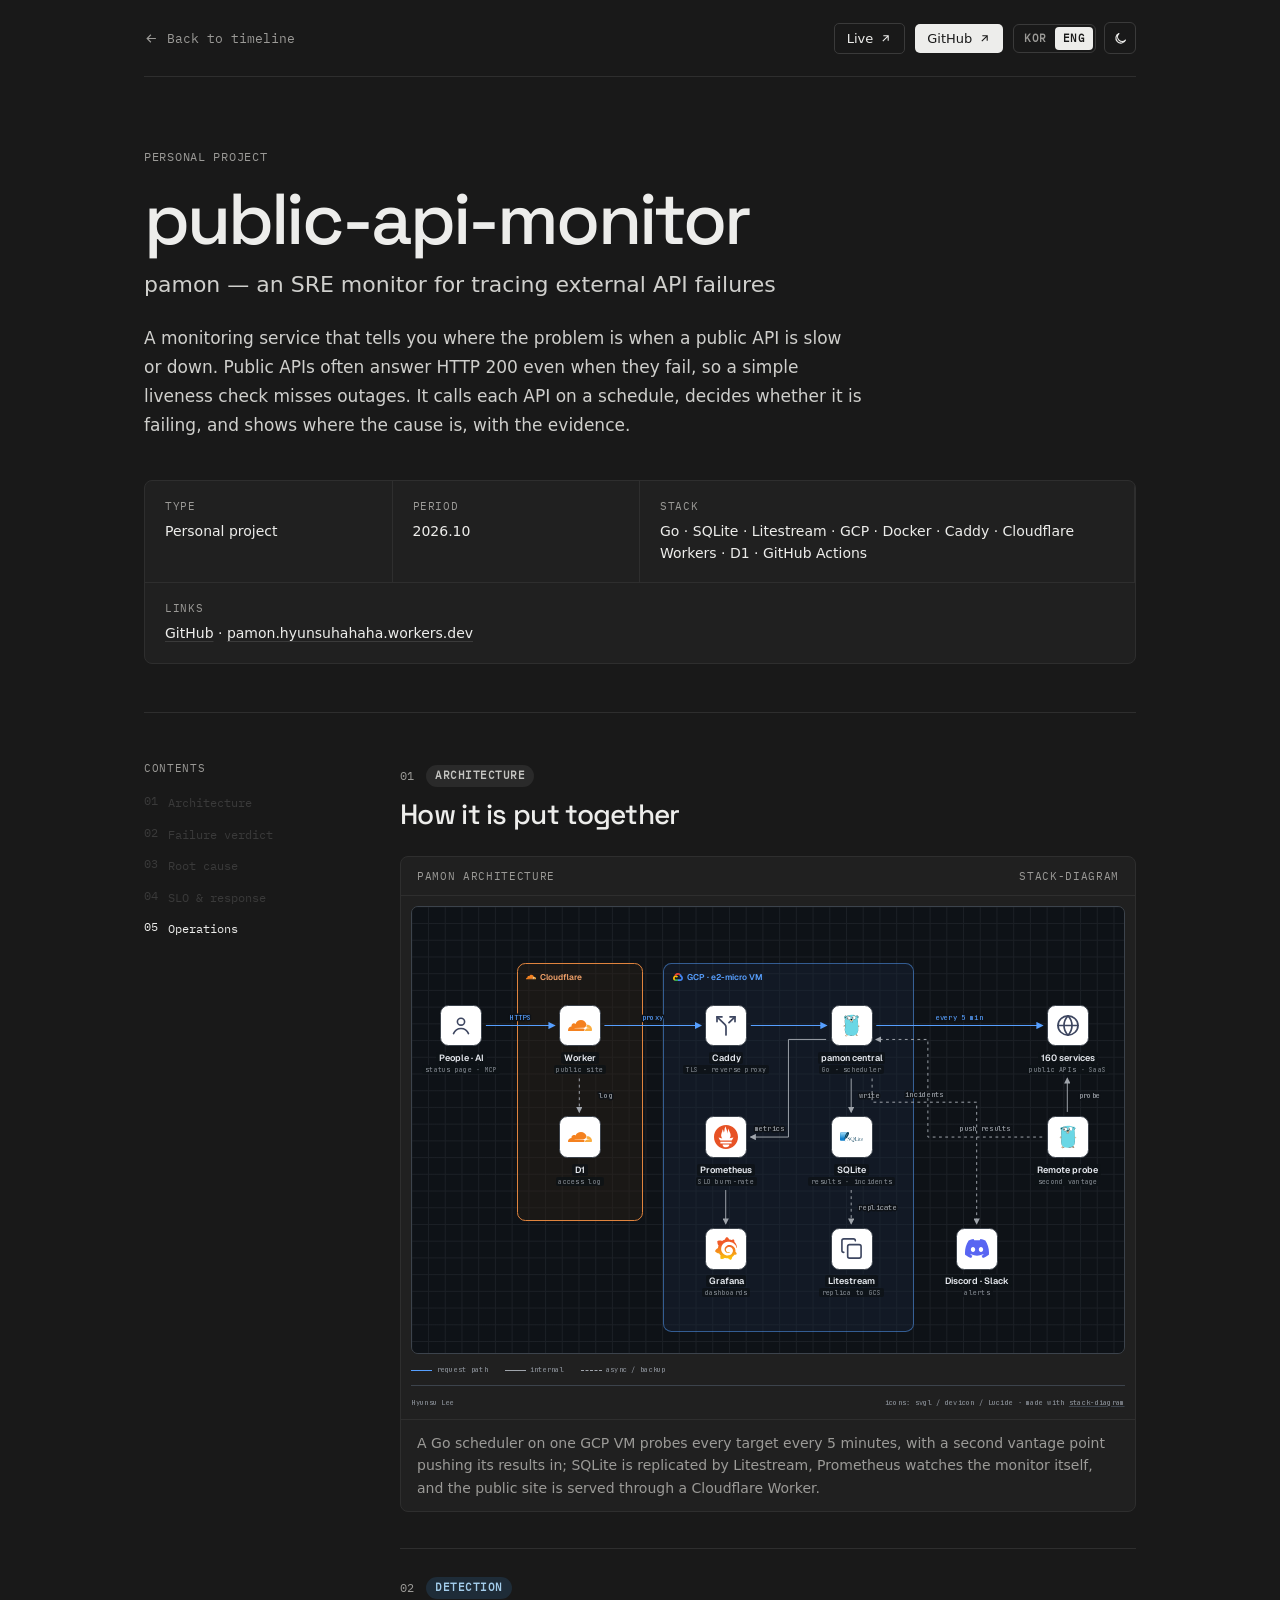
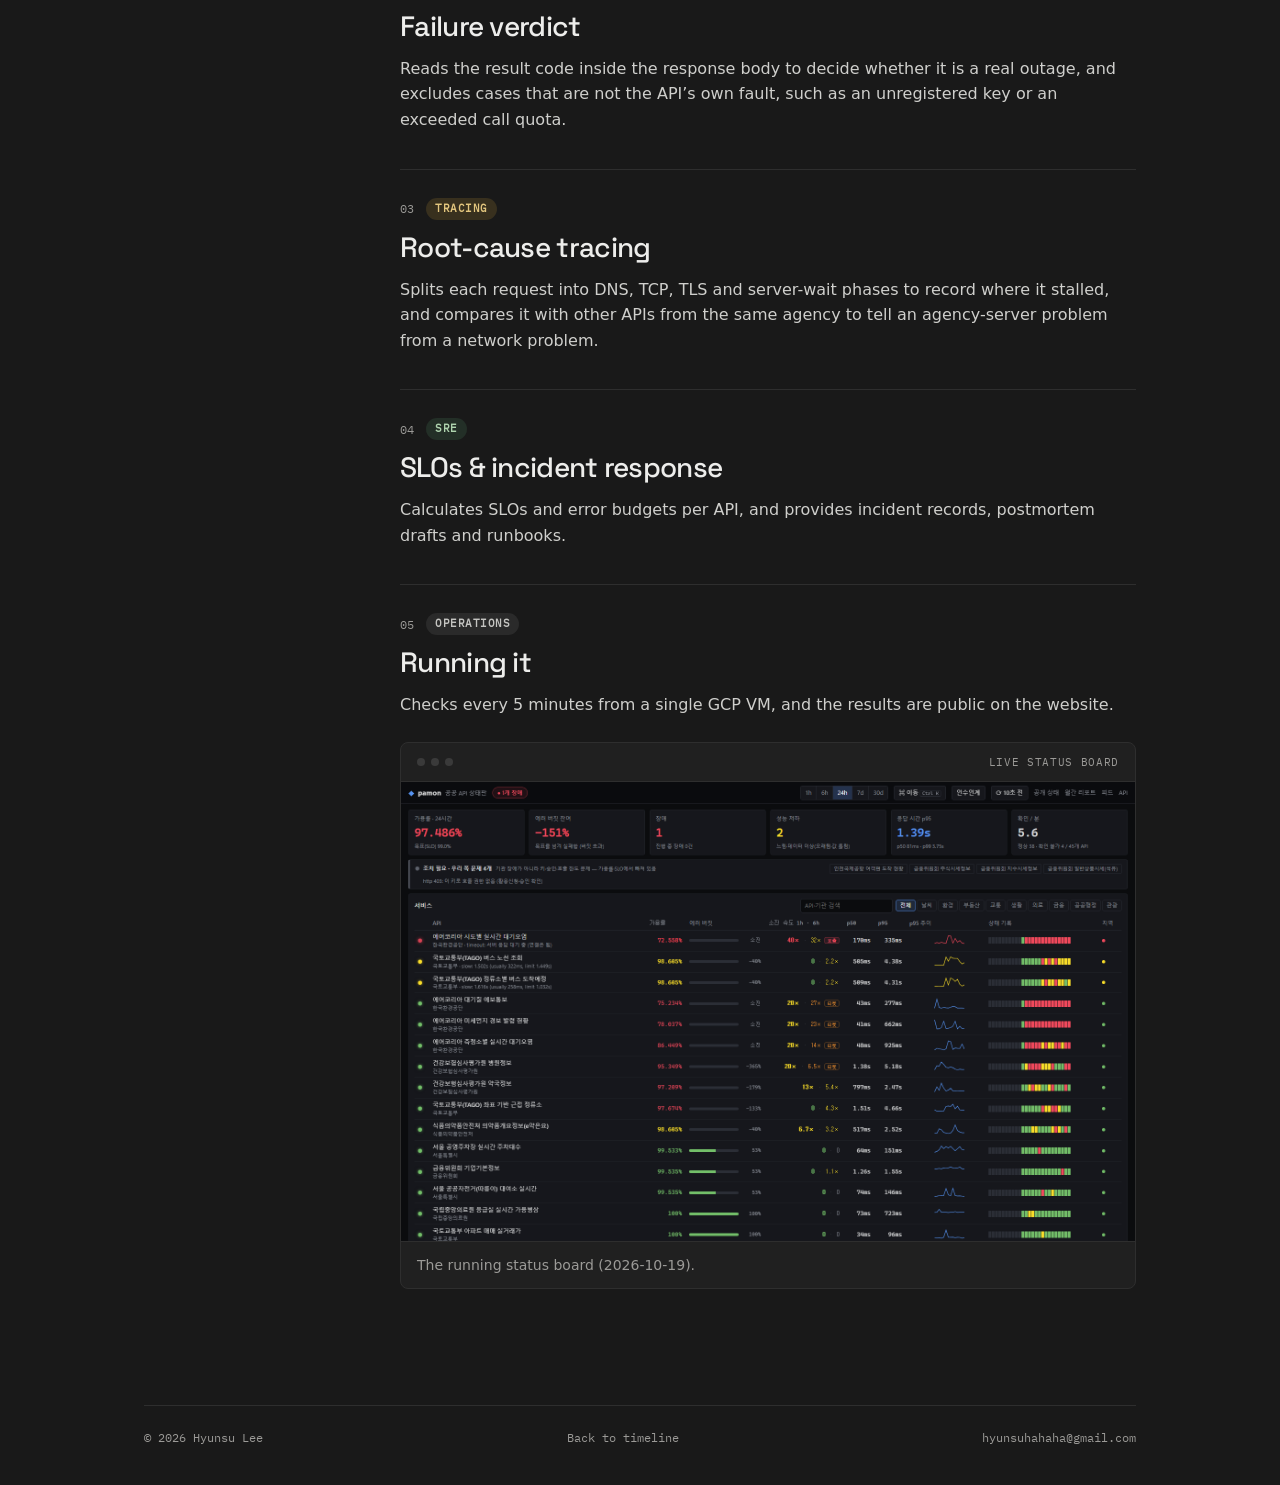
<file: projects/public-api-monitor/index.html>
<!doctype html>
<html lang="en" data-theme="dark">
<head>
<meta charset="utf-8">
<meta name="viewport" content="width=device-width, initial-scale=1">
<meta name="description" content="이현수 — public-api-monitor(pamon): 외부 API 장애 원인 추적용 SRE 모니터. Go, SQLite, GCP, Cloudflare Workers.">
<title>public-api-monitor (pamon) — Hyunsu Lee</title>
<link rel="icon" type="image/svg+xml" href="../../assets/favicon.svg">
<script>(()=>{let l,t;try{l=localStorage.getItem("lang");t=localStorage.getItem("theme")}catch(e){}const d=document.documentElement;d.lang=l==="ko"?"ko":"en";d.dataset.theme=t==="light"?"light":"dark"})()</script>
<style>html[lang="ko"] .t[lang="en"],html[lang="en"] .t[lang="ko"]{display:none}</style>
<link rel="stylesheet" href="../../assets/detail.css?v=20261113a">
<script src="../../prefs.js?v=20261113a" defer></script>
<script src="../../assets/detail.js?v=20261113a" defer></script>
</head>
<body>
<div class="wrap">
  <div class="top">
    <a class="back" href="../../#journey"><svg viewBox="0 0 24 24" aria-hidden="true"><path d="M19 12H5m6-6-6 6 6 6"/></svg><span class="t" lang="en">Back to timeline</span><span class="t" lang="ko">타임라인으로</span></a>
    <div class="top-right"><a class="btn ghost" href="https://pamon.hyunsuhahaha.workers.dev/" target="_blank" rel="noopener noreferrer"><span class="t" lang="en">Live</span><span class="t" lang="ko">라이브</span> <svg viewBox="0 0 24 24" width="13" height="13" fill="none" stroke="currentColor" stroke-width="2" aria-hidden="true"><path d="M7 17 17 7M8 7h9v9"/></svg></a><a class="btn" href="https://github.com/hyunsuhahaha/public-api-monitor" target="_blank" rel="noopener noreferrer">GitHub <svg viewBox="0 0 24 24" width="13" height="13" fill="none" stroke="currentColor" stroke-width="2" aria-hidden="true"><path d="M7 17 17 7M8 7h9v9"/></svg></a><div class="prefs" role="group" aria-label="Display settings"><div class="lang-switch" role="group" aria-label="Language"><button type="button" data-set-lang="ko">KOR</button><button type="button" data-set-lang="en">ENG</button></div><button type="button" class="theme-switch" data-toggle-theme aria-label="Toggle dark mode"><svg class="icon-moon" viewBox="0 0 24 24" aria-hidden="true"><path d="M20 14.5A8 8 0 1 1 9.5 4a6.5 6.5 0 0 0 10.5 10.5z"/></svg><svg class="icon-sun" viewBox="0 0 24 24" aria-hidden="true"><circle cx="12" cy="12" r="4"/><path d="M12 2v2.5M12 19.5V22M2 12h2.5M19.5 12H22M4.9 4.9l1.8 1.8M17.3 17.3l1.8 1.8M4.9 19.1l1.8-1.8M17.3 6.7l1.8-1.8"/></svg></button></div></div>
  </div>
  <header class="hero">
    <p class="eyebrow"><span class="t" lang="en">Personal project</span><span class="t" lang="ko">개인 프로젝트</span></p>
    <h1>public-api-monitor</h1>
    <p class="role"><span class="t" lang="en">pamon — an SRE monitor for tracing external API failures</span><span class="t" lang="ko">pamon — 외부 API 장애 원인 추적용 SRE 모니터</span></p>
    <p class="lede"><span class="t" lang="en">A monitoring service that tells you where the problem is when a public API is slow or down. Public APIs often answer HTTP 200 even when they fail, so a simple liveness check misses outages. It calls each API on a schedule, decides whether it is failing, and shows where the cause is, with the evidence.</span><span class="t" lang="ko">공공 API가 느리거나 죽었을 때, 어디가 문제인지 알려주는 모니터링 서비스. 공공 API는 실패해도 HTTP 200을 주는 경우가 많아 단순 생존 확인으로는 장애를 잡지 못합니다. 주기적으로 API를 호출해 장애 여부를 판정하고, 원인이 어디인지 근거와 함께 보여줍니다.</span></p>
    <dl class="facts"><div class=""><dt><span class="t" lang="en">Type</span><span class="t" lang="ko">유형</span></dt><dd><span class="t" lang="en">Personal project</span><span class="t" lang="ko">개인 프로젝트</span></dd></div><div class=""><dt><span class="t" lang="en">Period</span><span class="t" lang="ko">기간</span></dt><dd>2026.10</dd></div><div class="wide"><dt><span class="t" lang="en">Stack</span><span class="t" lang="ko">기술</span></dt><dd>Go · SQLite · Litestream · GCP · Docker · Caddy · Cloudflare Workers · D1 · GitHub Actions</dd></div><div class="full"><dt><span class="t" lang="en">Links</span><span class="t" lang="ko">링크</span></dt><dd><a href="https://github.com/hyunsuhahaha/public-api-monitor" target="_blank" rel="noopener noreferrer">GitHub</a> · <a href="https://pamon.hyunsuhahaha.workers.dev/" target="_blank" rel="noopener noreferrer">pamon.hyunsuhahaha.workers.dev</a></dd></div></dl>
  </header>
  <div class="layout">
    <nav class="toc" aria-label="Contents"><p><span class="t" lang="en">Contents</span><span class="t" lang="ko">목차</span></p><ol><li><a href="#architecture"><span>01</span><span><span class="t" lang="en">Architecture</span><span class="t" lang="ko">구조</span></span></a></li><li><a href="#verdict"><span>02</span><span><span class="t" lang="en">Failure verdict</span><span class="t" lang="ko">장애 판정</span></span></a></li><li><a href="#cause"><span>03</span><span><span class="t" lang="en">Root cause</span><span class="t" lang="ko">원인 추적</span></span></a></li><li><a href="#slo"><span>04</span><span><span class="t" lang="en">SLO &amp; response</span><span class="t" lang="ko">SLO·대응</span></span></a></li><li><a href="#operations"><span>05</span><span><span class="t" lang="en">Operations</span><span class="t" lang="ko">운영</span></span></a></li></ol></nav>
    <main>
    <section class="item" id="architecture">
      <div class="item-head"><span class="num">01</span><div class="tags"><span class="tag gray">Architecture</span></div></div>
      <h2><span class="t" lang="en">How it is put together</span><span class="t" lang="ko">구조</span></h2><figure class="figure"><figcaption><span><span class="t" lang="en">pamon architecture</span><span class="t" lang="ko">pamon 구조</span></span><span>stack-diagram</span></figcaption><iframe class="stack-frame" src="diagrams/architecture.html" title="pamon architecture diagram" loading="lazy"></iframe><p class="note"><span class="t" lang="en">A Go scheduler on one GCP VM probes every target every 5 minutes, with a second vantage point pushing its results in; SQLite is replicated by Litestream, Prometheus watches the monitor itself, and the public site is served through a Cloudflare Worker.</span><span class="t" lang="ko">GCP VM 한 대의 Go 스케줄러가 5분마다 모든 대상을 확인하고, 다른 위치의 감시기가 결과를 보내옵니다. SQLite는 Litestream으로 복제되고, Prometheus가 모니터 자체를 감시하며, 공개 사이트는 Cloudflare Worker를 거쳐 제공됩니다.</span></p></figure>
    </section>
    <section class="item" id="verdict">
      <div class="item-head"><span class="num">02</span><div class="tags"><span class="tag blue">Detection</span></div></div>
      <h2><span class="t" lang="en">Failure verdict</span><span class="t" lang="ko">장애 판정</span></h2><p class="summary"><span class="t" lang="en">Reads the result code inside the response body to decide whether it is a real outage, and excludes cases that are not the API’s own fault, such as an unregistered key or an exceeded call quota.</span><span class="t" lang="ko">응답 본문의 결과 코드까지 읽어 실제 장애인지 판정하고, 호출 키 미등록·호출 한도 초과처럼 API 자체의 문제가 아닌 경우는 제외.</span></p>
    </section>
    <section class="item" id="cause">
      <div class="item-head"><span class="num">03</span><div class="tags"><span class="tag yellow">Tracing</span></div></div>
      <h2><span class="t" lang="en">Root-cause tracing</span><span class="t" lang="ko">원인 추적</span></h2><p class="summary"><span class="t" lang="en">Splits each request into DNS, TCP, TLS and server-wait phases to record where it stalled, and compares it with other APIs from the same agency to tell an agency-server problem from a network problem.</span><span class="t" lang="ko">요청을 DNS·TCP·TLS·서버 대기 구간으로 나눠 어디서 멈췄는지 기록하고, 같은 기관의 다른 API와 비교해 기관 서버 문제인지 네트워크 문제인지 구분.</span></p>
    </section>
    <section class="item" id="slo">
      <div class="item-head"><span class="num">04</span><div class="tags"><span class="tag green">SRE</span></div></div>
      <h2><span class="t" lang="en">SLOs &amp; incident response</span><span class="t" lang="ko">SLO·장애 대응</span></h2><p class="summary"><span class="t" lang="en">Calculates SLOs and error budgets per API, and provides incident records, postmortem drafts and runbooks.</span><span class="t" lang="ko">API별 SLO와 에러 버짓을 계산하고, 장애 기록·포스트모템 초안·런북을 제공.</span></p>
    </section>
    <section class="item" id="operations">
      <div class="item-head"><span class="num">05</span><div class="tags"><span class="tag gray">Operations</span></div></div>
      <h2><span class="t" lang="en">Running it</span><span class="t" lang="ko">운영</span></h2><p class="summary"><span class="t" lang="en">Checks every 5 minutes from a single GCP VM, and the results are public on the website.</span><span class="t" lang="ko">GCP VM 한 대에서 5분마다 검사하고, 결과는 공개 웹사이트로 확인 가능.</span></p><figure class="figure"><figcaption><span class="window"><i></i><i></i><i></i></span><span><span class="t" lang="en">Live status board</span><span class="t" lang="ko">실시간 상태판</span></span></figcaption><img src="dashboard.png" alt="pamon status board listing public APIs with availability, error budget, burn rate and p95 latency" width="1600" height="1000" loading="lazy"><p class="note"><span class="t" lang="en">The running status board (2026-10-19).</span><span class="t" lang="ko">실제 운영 화면(2026-10-19).</span></p></figure>
    </section>
    </main>
  </div>
  
  <footer><span>© 2026 Hyunsu Lee</span><a href="../../#journey"><span class="t" lang="en">Back to timeline</span><span class="t" lang="ko">타임라인으로</span></a><a href="mailto:hyunsuhahaha@gmail.com">hyunsuhahaha@gmail.com</a></footer>
</div>
</body>
</html>
</file>
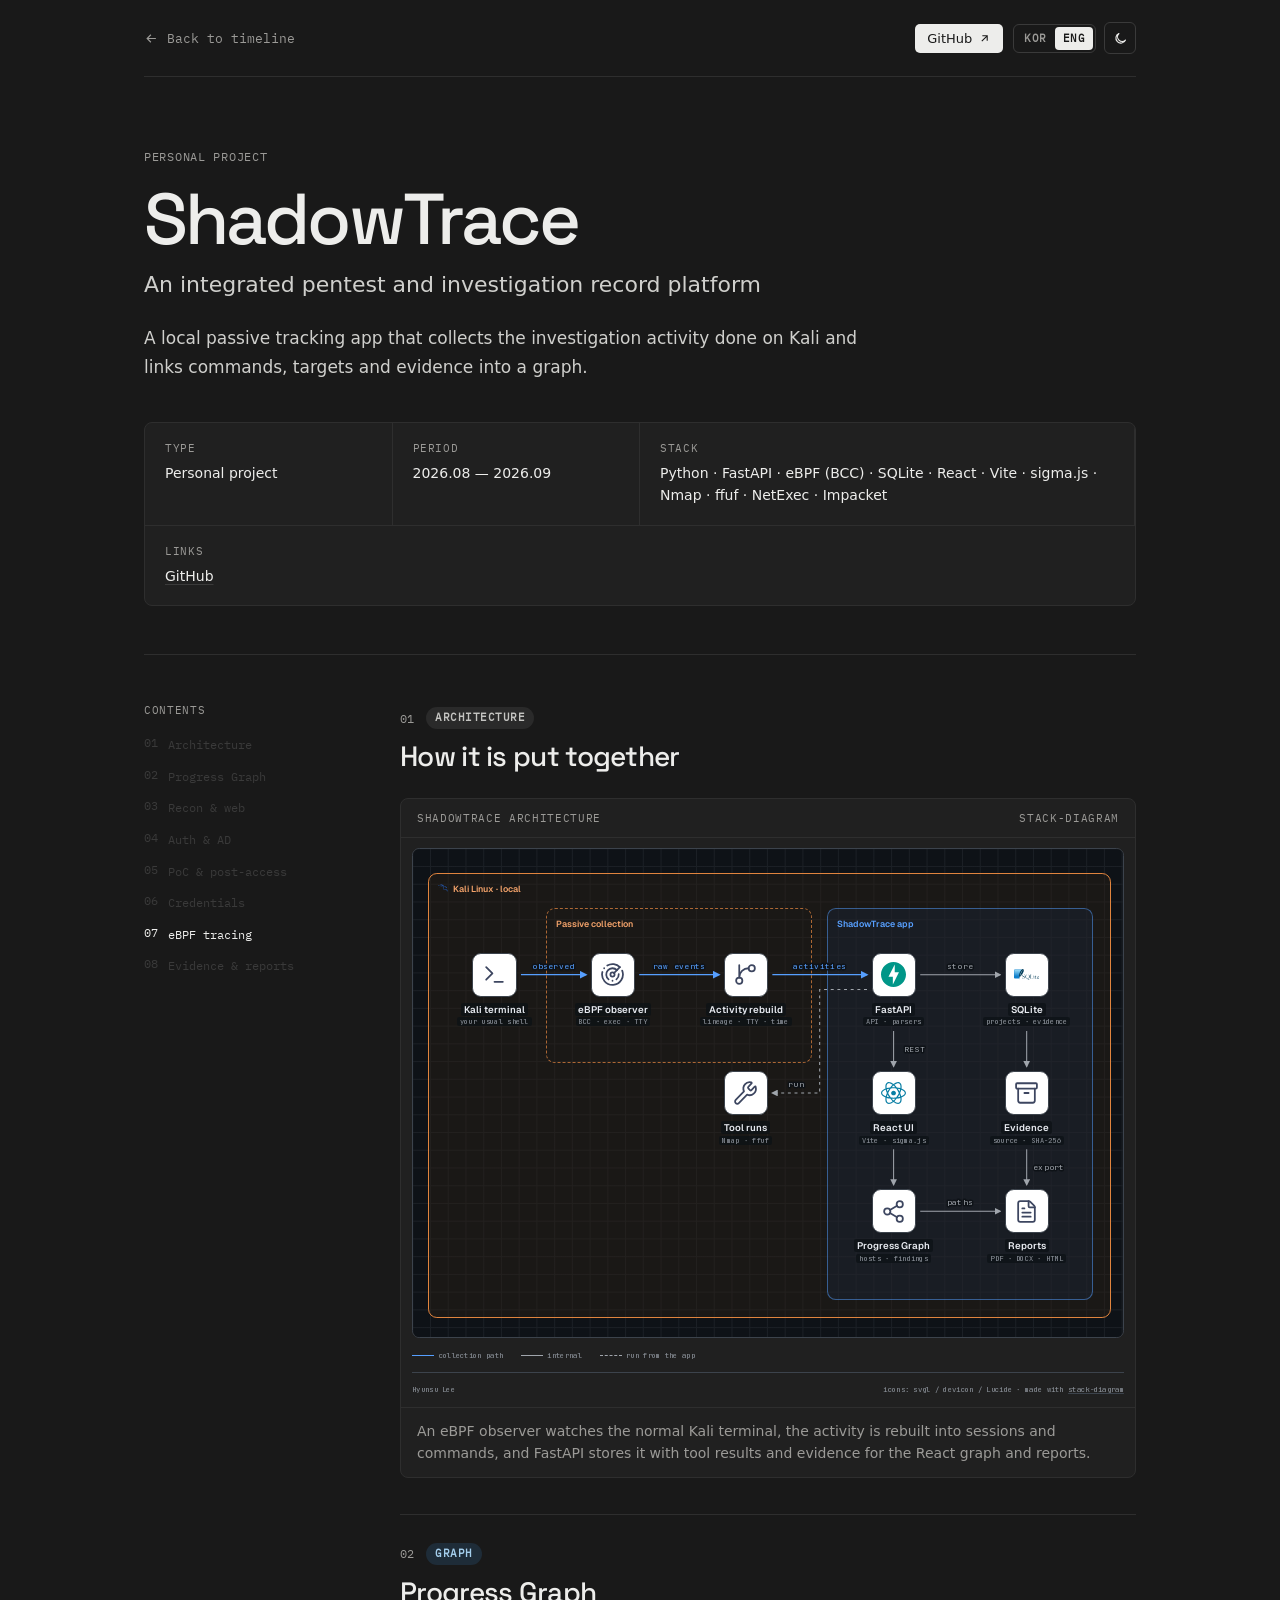
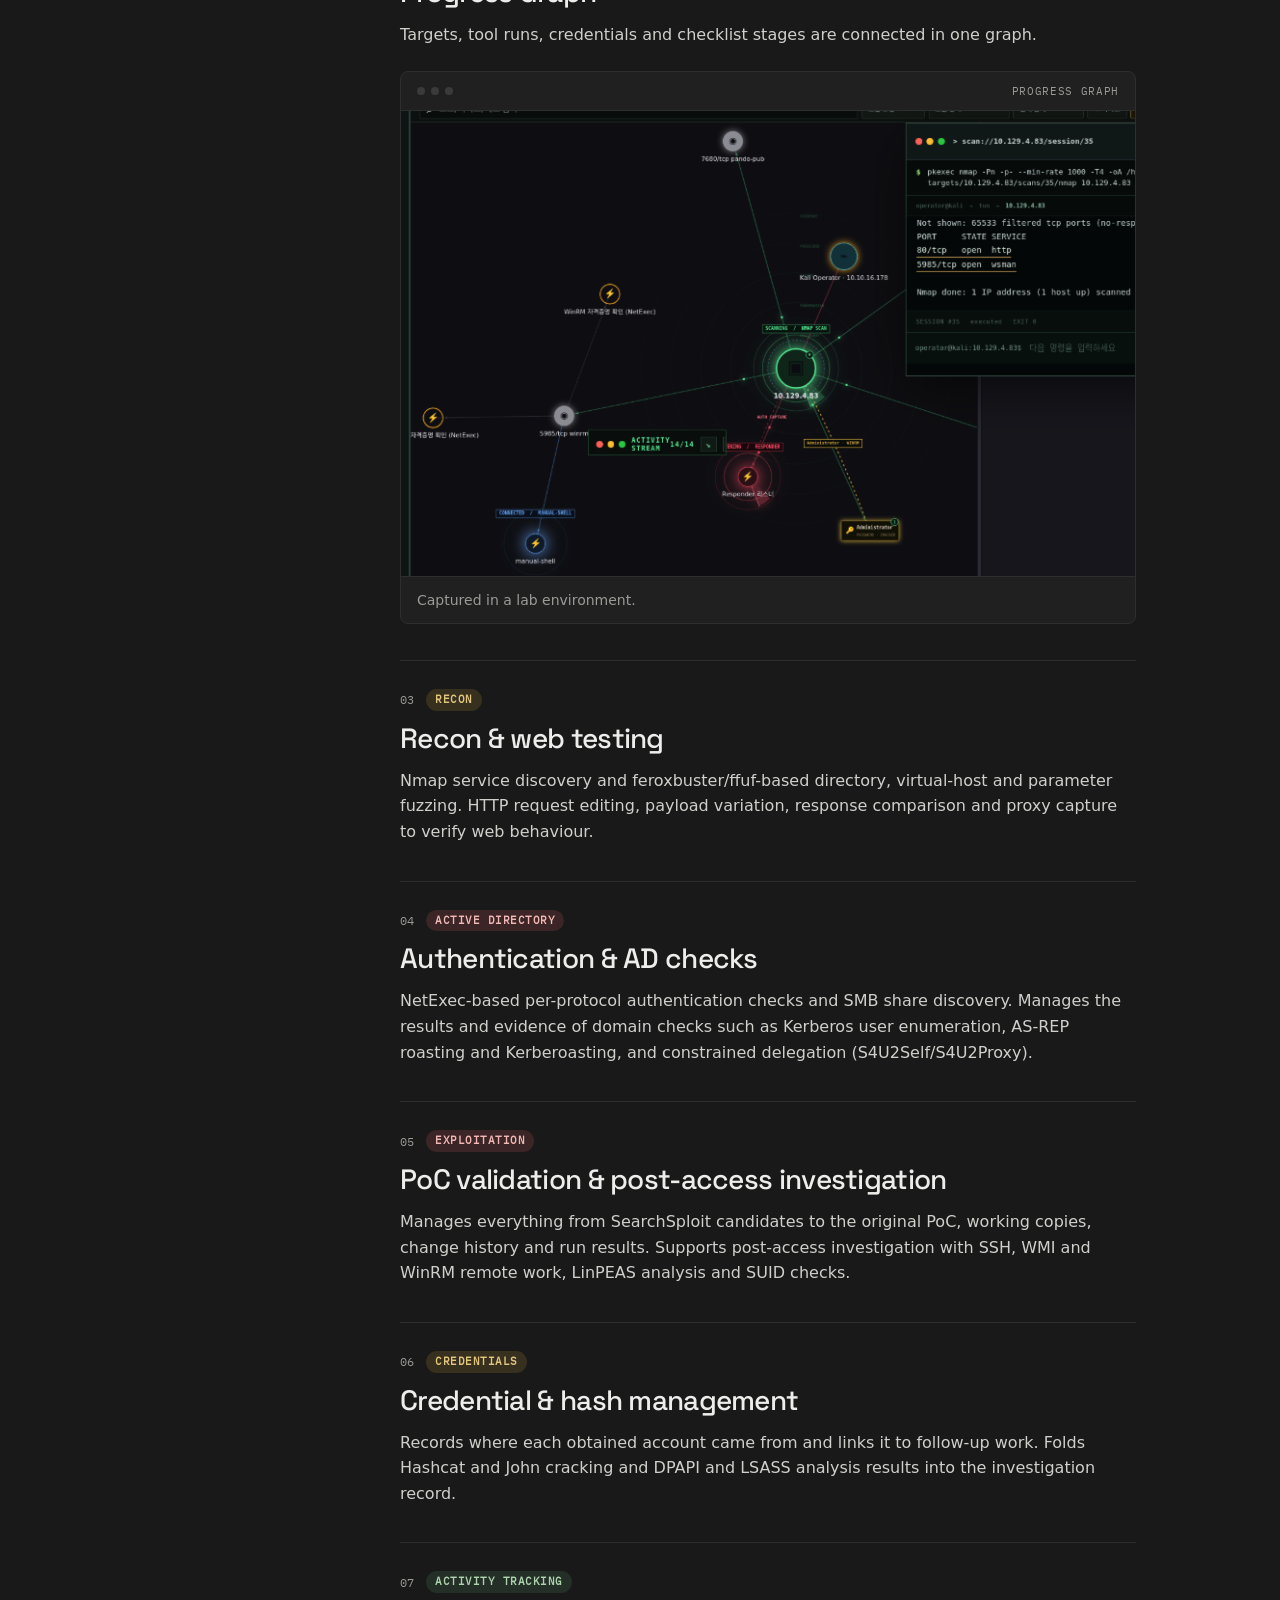
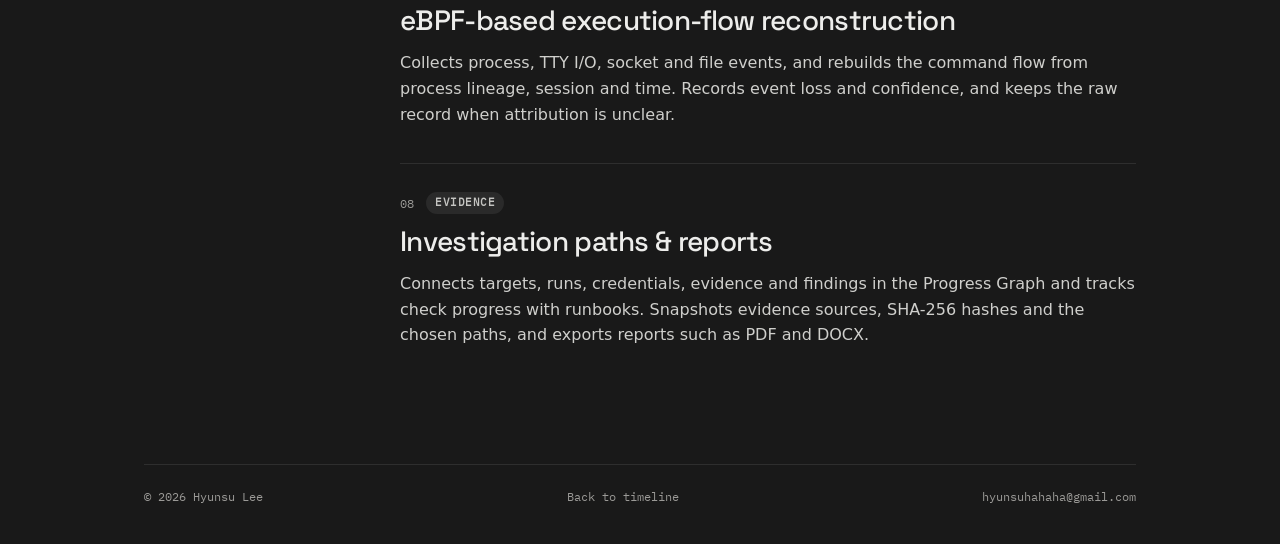
<file: projects/shadowtrace/index.html>
<!doctype html>
<html lang="en" data-theme="dark">
<head>
<meta charset="utf-8">
<meta name="viewport" content="width=device-width, initial-scale=1">
<meta name="description" content="이현수 — ShadowTrace: 통합 펜테스팅·조사 기록 관리 플랫폼. FastAPI, eBPF(BCC), SQLite, React.">
<title>ShadowTrace — Hyunsu Lee</title>
<link rel="icon" type="image/svg+xml" href="../../assets/favicon.svg">
<script>(()=>{let l,t;try{l=localStorage.getItem("lang");t=localStorage.getItem("theme")}catch(e){}const d=document.documentElement;d.lang=l==="ko"?"ko":"en";d.dataset.theme=t==="light"?"light":"dark"})()</script>
<style>html[lang="ko"] .t[lang="en"],html[lang="en"] .t[lang="ko"]{display:none}</style>
<link rel="stylesheet" href="../../assets/detail.css?v=20261113a">
<script src="../../prefs.js?v=20261113a" defer></script>
<script src="../../assets/detail.js?v=20261113a" defer></script>
</head>
<body>
<div class="wrap">
  <div class="top">
    <a class="back" href="../../#journey"><svg viewBox="0 0 24 24" aria-hidden="true"><path d="M19 12H5m6-6-6 6 6 6"/></svg><span class="t" lang="en">Back to timeline</span><span class="t" lang="ko">타임라인으로</span></a>
    <div class="top-right"><a class="btn" href="https://github.com/hyunsuhahaha/ShadowTrace" target="_blank" rel="noopener noreferrer">GitHub <svg viewBox="0 0 24 24" width="13" height="13" fill="none" stroke="currentColor" stroke-width="2" aria-hidden="true"><path d="M7 17 17 7M8 7h9v9"/></svg></a><div class="prefs" role="group" aria-label="Display settings"><div class="lang-switch" role="group" aria-label="Language"><button type="button" data-set-lang="ko">KOR</button><button type="button" data-set-lang="en">ENG</button></div><button type="button" class="theme-switch" data-toggle-theme aria-label="Toggle dark mode"><svg class="icon-moon" viewBox="0 0 24 24" aria-hidden="true"><path d="M20 14.5A8 8 0 1 1 9.5 4a6.5 6.5 0 0 0 10.5 10.5z"/></svg><svg class="icon-sun" viewBox="0 0 24 24" aria-hidden="true"><circle cx="12" cy="12" r="4"/><path d="M12 2v2.5M12 19.5V22M2 12h2.5M19.5 12H22M4.9 4.9l1.8 1.8M17.3 17.3l1.8 1.8M4.9 19.1l1.8-1.8M17.3 6.7l1.8-1.8"/></svg></button></div></div>
  </div>
  <header class="hero">
    <p class="eyebrow"><span class="t" lang="en">Personal project</span><span class="t" lang="ko">개인 프로젝트</span></p>
    <h1>ShadowTrace</h1>
    <p class="role"><span class="t" lang="en">An integrated pentest and investigation record platform</span><span class="t" lang="ko">통합 펜테스팅·조사 기록 관리 플랫폼</span></p>
    <p class="lede"><span class="t" lang="en">A local passive tracking app that collects the investigation activity done on Kali and links commands, targets and evidence into a graph.</span><span class="t" lang="ko">Kali에서 진행한 조사 활동을 수집하고, 명령·대상·증거를 그래프로 연결하는 로컬 패시브 트래킹 앱.</span></p>
    <dl class="facts"><div class=""><dt><span class="t" lang="en">Type</span><span class="t" lang="ko">유형</span></dt><dd><span class="t" lang="en">Personal project</span><span class="t" lang="ko">개인 프로젝트</span></dd></div><div class=""><dt><span class="t" lang="en">Period</span><span class="t" lang="ko">기간</span></dt><dd>2026.08 — 2026.09</dd></div><div class="wide"><dt><span class="t" lang="en">Stack</span><span class="t" lang="ko">기술</span></dt><dd>Python · FastAPI · eBPF (BCC) · SQLite · React · Vite · sigma.js · Nmap · ffuf · NetExec · Impacket</dd></div><div class="full"><dt><span class="t" lang="en">Links</span><span class="t" lang="ko">링크</span></dt><dd><a href="https://github.com/hyunsuhahaha/ShadowTrace" target="_blank" rel="noopener noreferrer">GitHub</a></dd></div></dl>
  </header>
  <div class="layout">
    <nav class="toc" aria-label="Contents"><p><span class="t" lang="en">Contents</span><span class="t" lang="ko">목차</span></p><ol><li><a href="#architecture"><span>01</span><span><span class="t" lang="en">Architecture</span><span class="t" lang="ko">구조</span></span></a></li><li><a href="#graph"><span>02</span><span><span class="t" lang="en">Progress Graph</span><span class="t" lang="ko">Progress Graph</span></span></a></li><li><a href="#recon"><span>03</span><span><span class="t" lang="en">Recon &amp; web</span><span class="t" lang="ko">정찰·웹</span></span></a></li><li><a href="#ad"><span>04</span><span><span class="t" lang="en">Auth &amp; AD</span><span class="t" lang="ko">인증·AD</span></span></a></li><li><a href="#poc"><span>05</span><span><span class="t" lang="en">PoC &amp; post-access</span><span class="t" lang="ko">PoC·접근 후</span></span></a></li><li><a href="#credentials"><span>06</span><span><span class="t" lang="en">Credentials</span><span class="t" lang="ko">자격증명</span></span></a></li><li><a href="#ebpf"><span>07</span><span><span class="t" lang="en">eBPF tracing</span><span class="t" lang="ko">eBPF 추적</span></span></a></li><li><a href="#reports"><span>08</span><span><span class="t" lang="en">Evidence &amp; reports</span><span class="t" lang="ko">증거·보고서</span></span></a></li></ol></nav>
    <main>
    <section class="item" id="architecture">
      <div class="item-head"><span class="num">01</span><div class="tags"><span class="tag gray">Architecture</span></div></div>
      <h2><span class="t" lang="en">How it is put together</span><span class="t" lang="ko">구조</span></h2><figure class="figure"><figcaption><span><span class="t" lang="en">ShadowTrace architecture</span><span class="t" lang="ko">ShadowTrace 구조</span></span><span>stack-diagram</span></figcaption><iframe class="stack-frame" src="diagrams/architecture.html" title="ShadowTrace architecture diagram" loading="lazy"></iframe><p class="note"><span class="t" lang="en">An eBPF observer watches the normal Kali terminal, the activity is rebuilt into sessions and commands, and FastAPI stores it with tool results and evidence for the React graph and reports.</span><span class="t" lang="ko">eBPF observer가 평소 쓰는 Kali 터미널을 관찰하고, 활동을 세션·명령으로 재구성한 뒤 FastAPI가 도구 실행 결과·증거와 함께 저장해 React 그래프와 보고서로 이어집니다.</span></p></figure>
    </section>
    <section class="item" id="graph">
      <div class="item-head"><span class="num">02</span><div class="tags"><span class="tag blue">Graph</span></div></div>
      <h2><span class="t" lang="en">Progress Graph</span><span class="t" lang="ko">Progress Graph</span></h2><p class="summary"><span class="t" lang="en">Targets, tool runs, credentials and checklist stages are connected in one graph.</span><span class="t" lang="ko">대상·도구 실행·자격증명·점검 단계를 하나의 그래프로 연결.</span></p><figure class="figure"><figcaption><span class="window"><i></i><i></i><i></i></span><span><span class="t" lang="en">Progress Graph</span><span class="t" lang="ko">Progress Graph</span></span></figcaption><img src="progress-graph.png" alt="ShadowTrace Progress Graph during a scan: open ports, NetExec WinRM checks, a Responder listener and a recovered Administrator credential linked to the target, with the Nmap session output on the right" width="762" height="482" loading="lazy"><p class="note"><span class="t" lang="en">Captured in a lab environment.</span><span class="t" lang="ko">실습 환경에서 촬영.</span></p></figure>
    </section>
    <section class="item" id="recon">
      <div class="item-head"><span class="num">03</span><div class="tags"><span class="tag yellow">Recon</span></div></div>
      <h2><span class="t" lang="en">Recon &amp; web testing</span><span class="t" lang="ko">정찰·웹 테스트</span></h2><p class="summary"><span class="t" lang="en">Nmap service discovery and feroxbuster/ffuf-based directory, virtual-host and parameter fuzzing. HTTP request editing, payload variation, response comparison and proxy capture to verify web behaviour.</span><span class="t" lang="ko">Nmap 서비스 탐색과 feroxbuster·ffuf 기반 디렉토리·가상호스트·파라미터 퍼징 지원. HTTP 요청 편집·페이로드 변형·응답 비교와 프록시 캡처로 웹 동작 검증.</span></p>
    </section>
    <section class="item" id="ad">
      <div class="item-head"><span class="num">04</span><div class="tags"><span class="tag red">Active Directory</span></div></div>
      <h2><span class="t" lang="en">Authentication &amp; AD checks</span><span class="t" lang="ko">인증·AD 점검</span></h2><p class="summary"><span class="t" lang="en">NetExec-based per-protocol authentication checks and SMB share discovery. Manages the results and evidence of domain checks such as Kerberos user enumeration, AS-REP roasting and Kerberoasting, and constrained delegation (S4U2Self/S4U2Proxy).</span><span class="t" lang="ko">NetExec 기반 프로토콜별 인증 확인과 SMB 공유 탐색 지원. Kerberos 사용자 열거, AS-REP·Kerberoasting, 제한된 위임(S4U2Self/S4U2Proxy) 등 도메인 점검의 실행 결과·증거 관리.</span></p>
    </section>
    <section class="item" id="poc">
      <div class="item-head"><span class="num">05</span><div class="tags"><span class="tag red">Exploitation</span></div></div>
      <h2><span class="t" lang="en">PoC validation &amp; post-access investigation</span><span class="t" lang="ko">PoC 검증·접근 후 조사</span></h2><p class="summary"><span class="t" lang="en">Manages everything from SearchSploit candidates to the original PoC, working copies, change history and run results. Supports post-access investigation with SSH, WMI and WinRM remote work, LinPEAS analysis and SUID checks.</span><span class="t" lang="ko">SearchSploit 후보 검색부터 PoC 원본·작업 사본·수정 이력·실행 결과 관리. SSH·WMI·WinRM 원격 작업과 LinPEAS 분석·SUID 점검으로 접근 후 조사 지원.</span></p>
    </section>
    <section class="item" id="credentials">
      <div class="item-head"><span class="num">06</span><div class="tags"><span class="tag yellow">Credentials</span></div></div>
      <h2><span class="t" lang="en">Credential &amp; hash management</span><span class="t" lang="ko">자격증명·해시 관리</span></h2><p class="summary"><span class="t" lang="en">Records where each obtained account came from and links it to follow-up work. Folds Hashcat and John cracking and DPAPI and LSASS analysis results into the investigation record.</span><span class="t" lang="ko">획득한 계정의 출처를 기록하고 후속 작업에 연결. Hashcat·John 크래킹과 DPAPI·LSASS 분석 등 자격증명 처리 결과를 조사 기록에 통합.</span></p>
    </section>
    <section class="item" id="ebpf">
      <div class="item-head"><span class="num">07</span><div class="tags"><span class="tag green">Activity Tracking</span></div></div>
      <h2><span class="t" lang="en">eBPF-based execution-flow reconstruction</span><span class="t" lang="ko">eBPF 기반 실행 흐름 복원</span></h2><p class="summary"><span class="t" lang="en">Collects process, TTY I/O, socket and file events, and rebuilds the command flow from process lineage, session and time. Records event loss and confidence, and keeps the raw record when attribution is unclear.</span><span class="t" lang="ko">프로세스·TTY 입출력·소켓·파일 이벤트를 수집하고 프로세스 계보·세션·시각을 기준으로 명령 흐름 재구성. 이벤트 손실·신뢰도를 기록하고 귀속이 불명확한 활동은 원본 보존.</span></p>
    </section>
    <section class="item" id="reports">
      <div class="item-head"><span class="num">08</span><div class="tags"><span class="tag gray">Evidence</span></div></div>
      <h2><span class="t" lang="en">Investigation paths &amp; reports</span><span class="t" lang="ko">조사 경로·보고서 연결</span></h2><p class="summary"><span class="t" lang="en">Connects targets, runs, credentials, evidence and findings in the Progress Graph and tracks check progress with runbooks. Snapshots evidence sources, SHA-256 hashes and the chosen paths, and exports reports such as PDF and DOCX.</span><span class="t" lang="ko">대상·실행·자격증명·증거·Finding을 Progress Graph로 연결하고 Runbook으로 점검 진행 관리. 증거 출처·SHA-256과 선택한 경로를 스냅샷으로 보관해 PDF·DOCX 등 보고서로 내보내기.</span></p>
    </section>
    </main>
  </div>
  
  <footer><span>© 2026 Hyunsu Lee</span><a href="../../#journey"><span class="t" lang="en">Back to timeline</span><span class="t" lang="ko">타임라인으로</span></a><a href="mailto:hyunsuhahaha@gmail.com">hyunsuhahaha@gmail.com</a></footer>
</div>
</body>
</html>
</file>
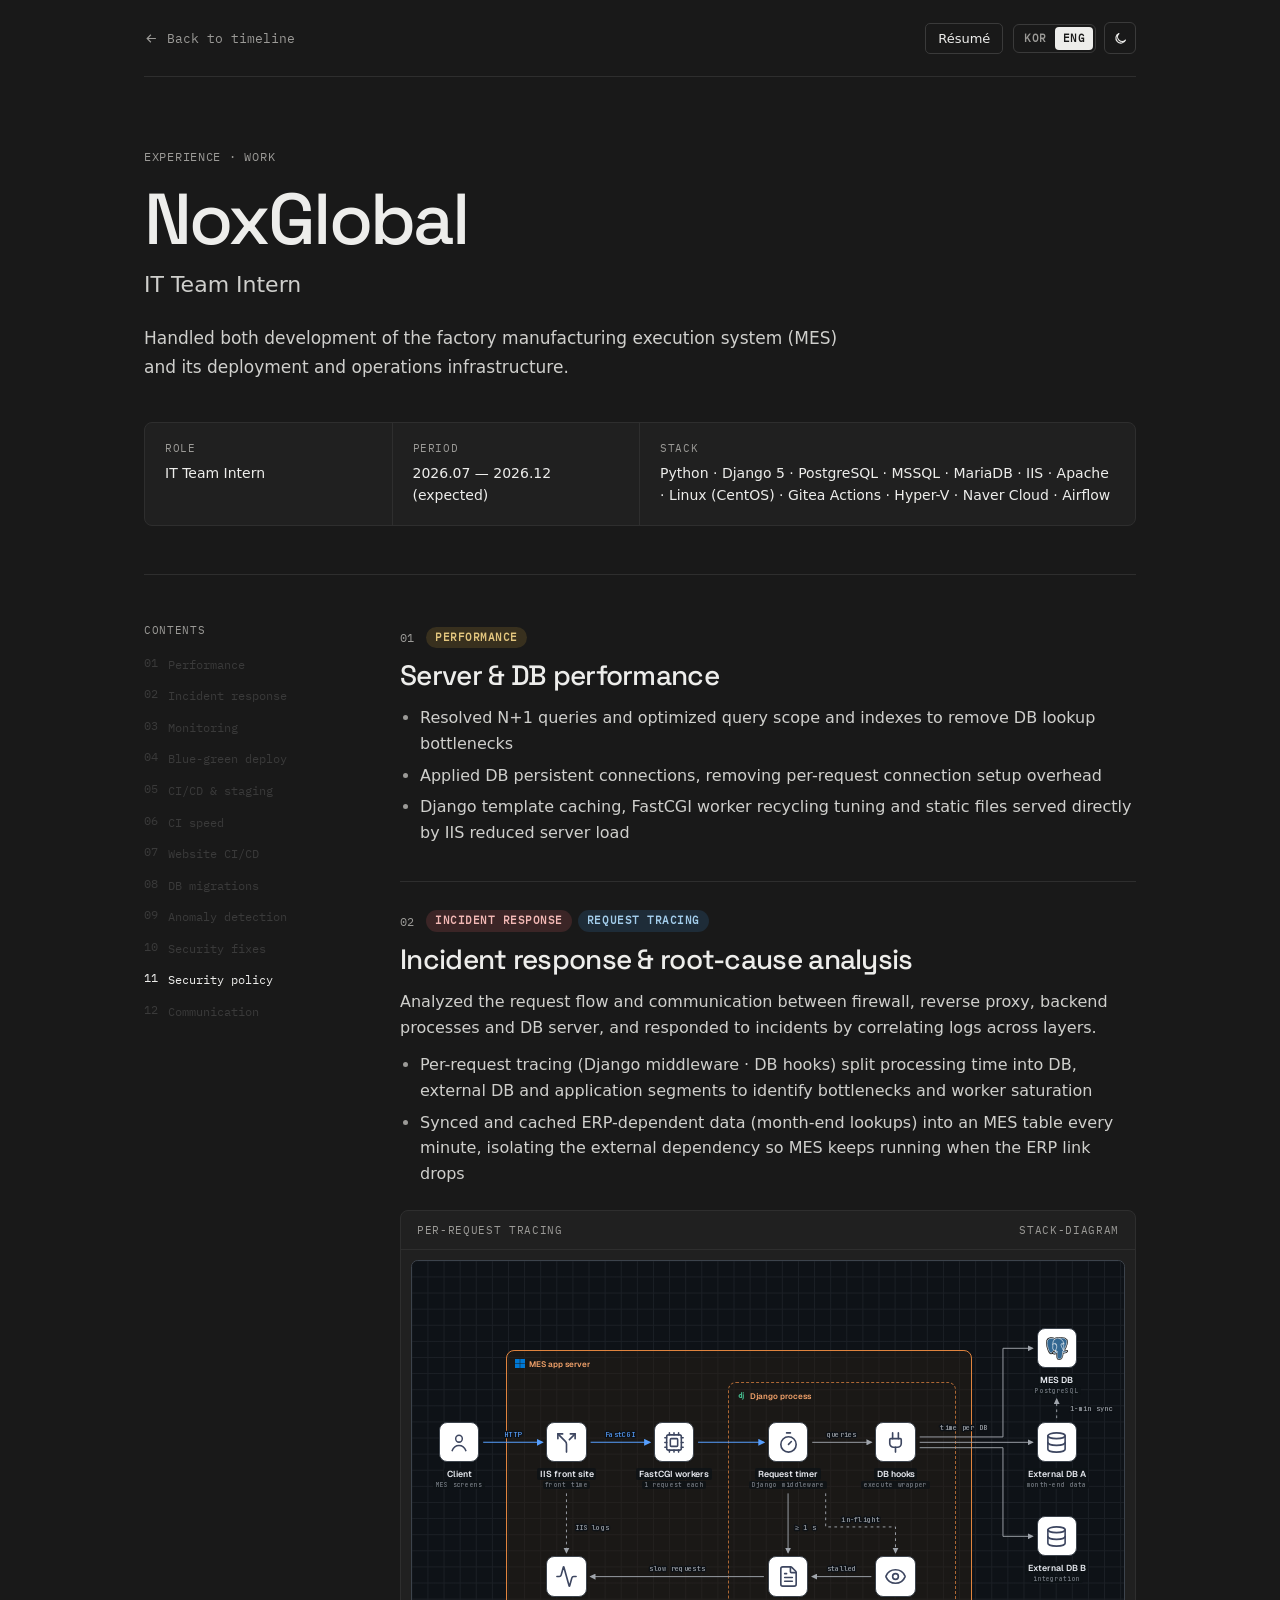
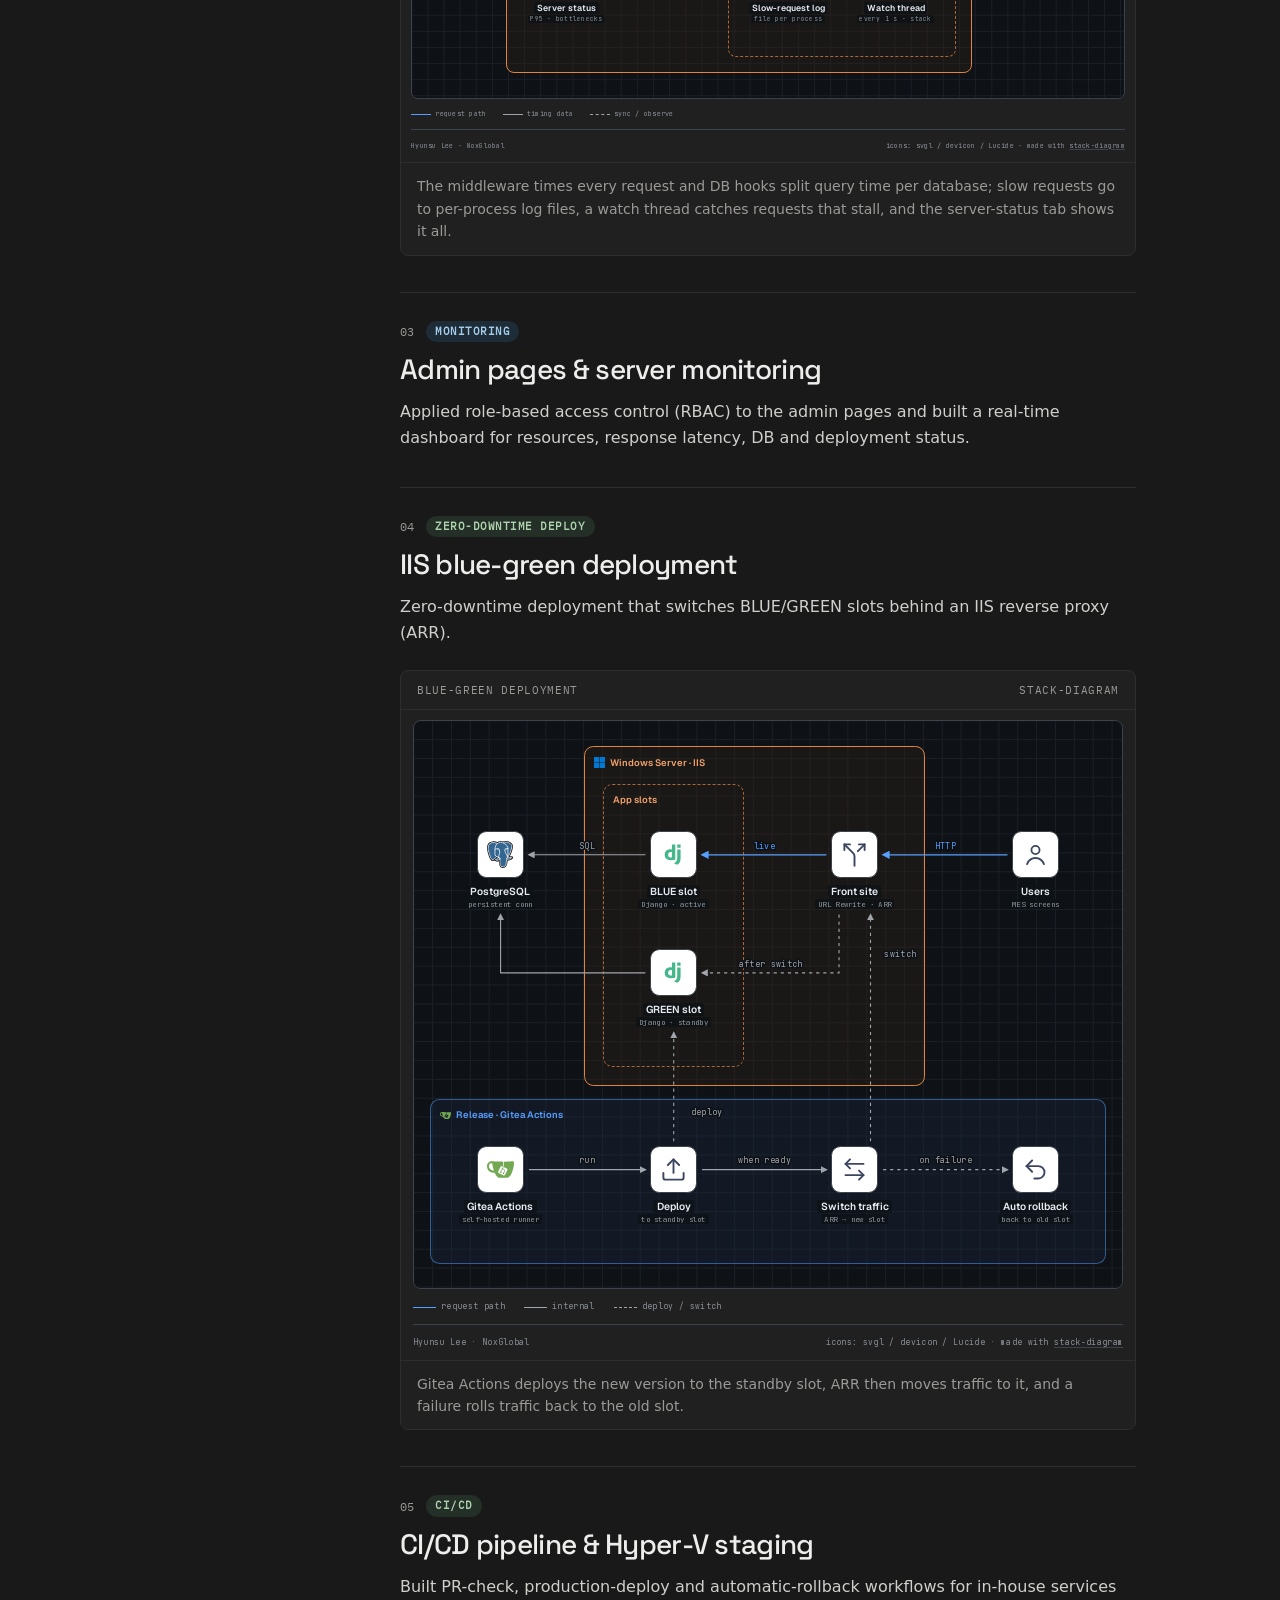
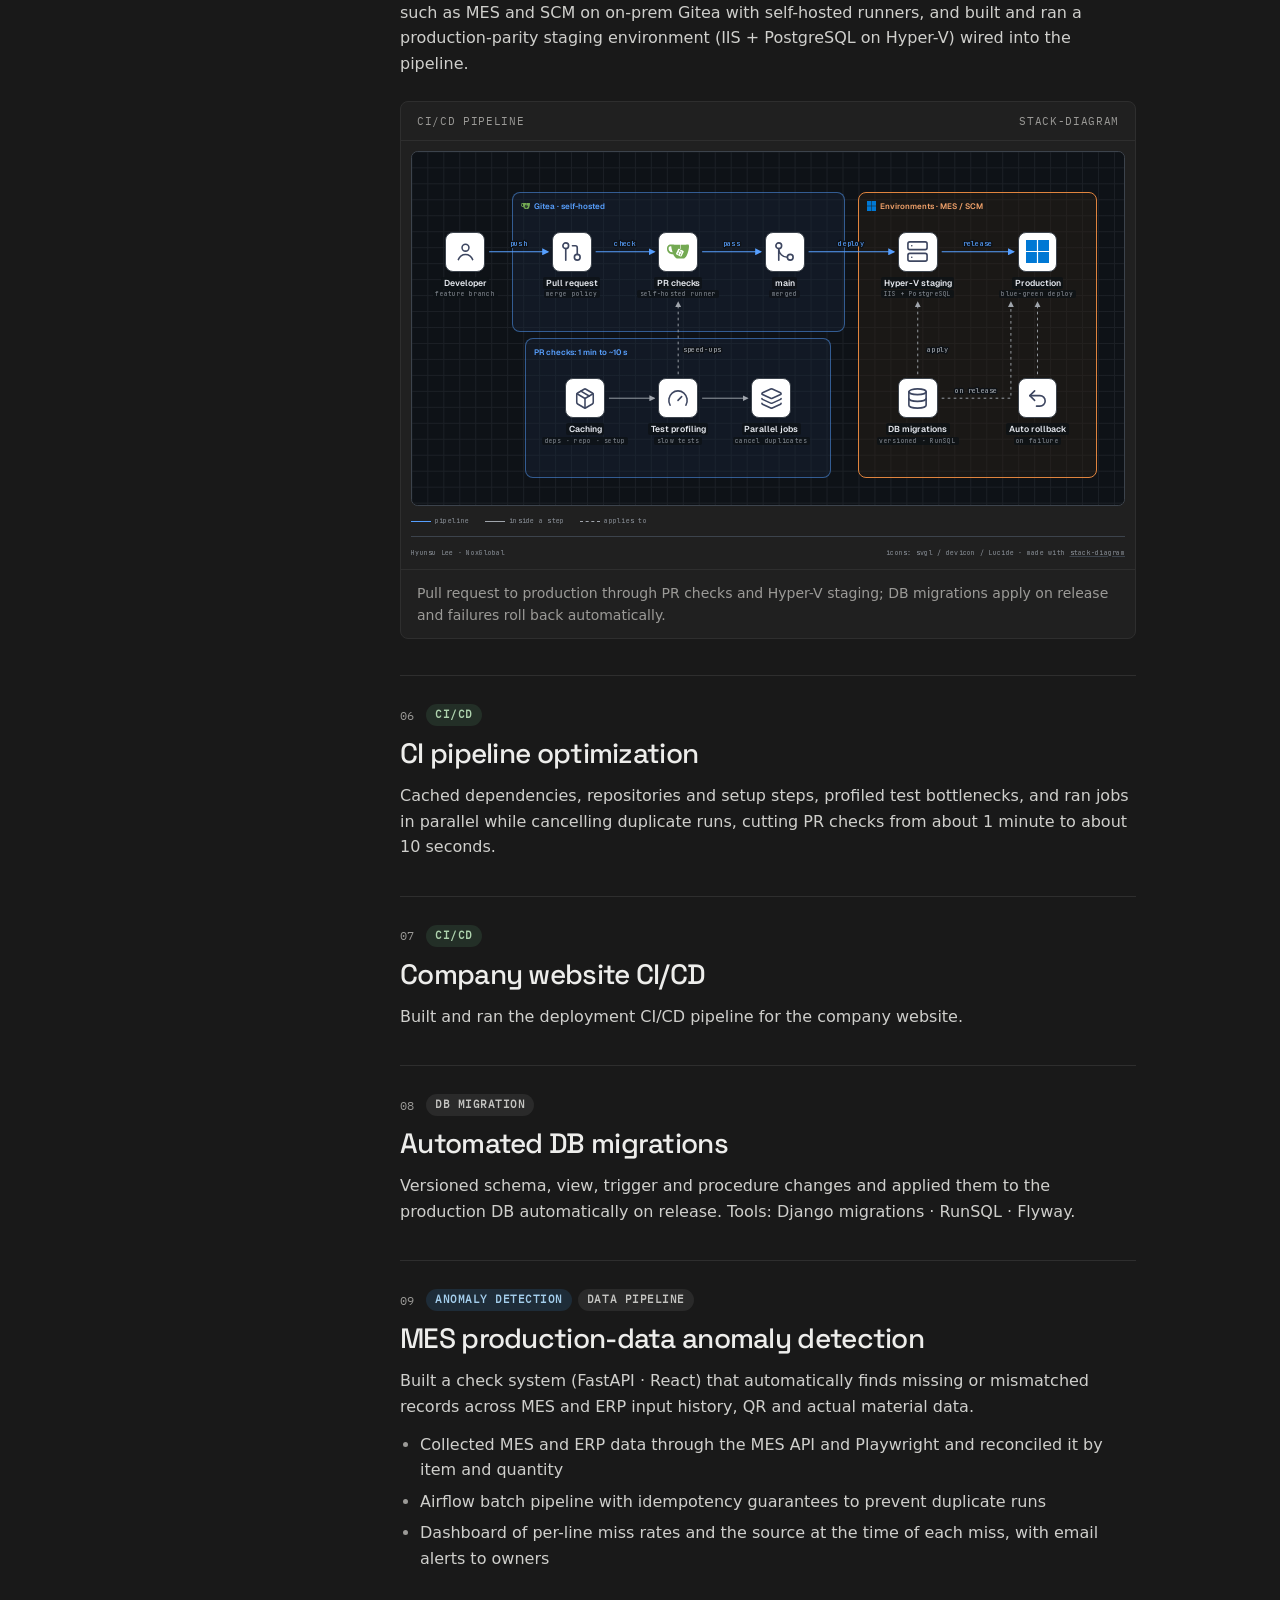
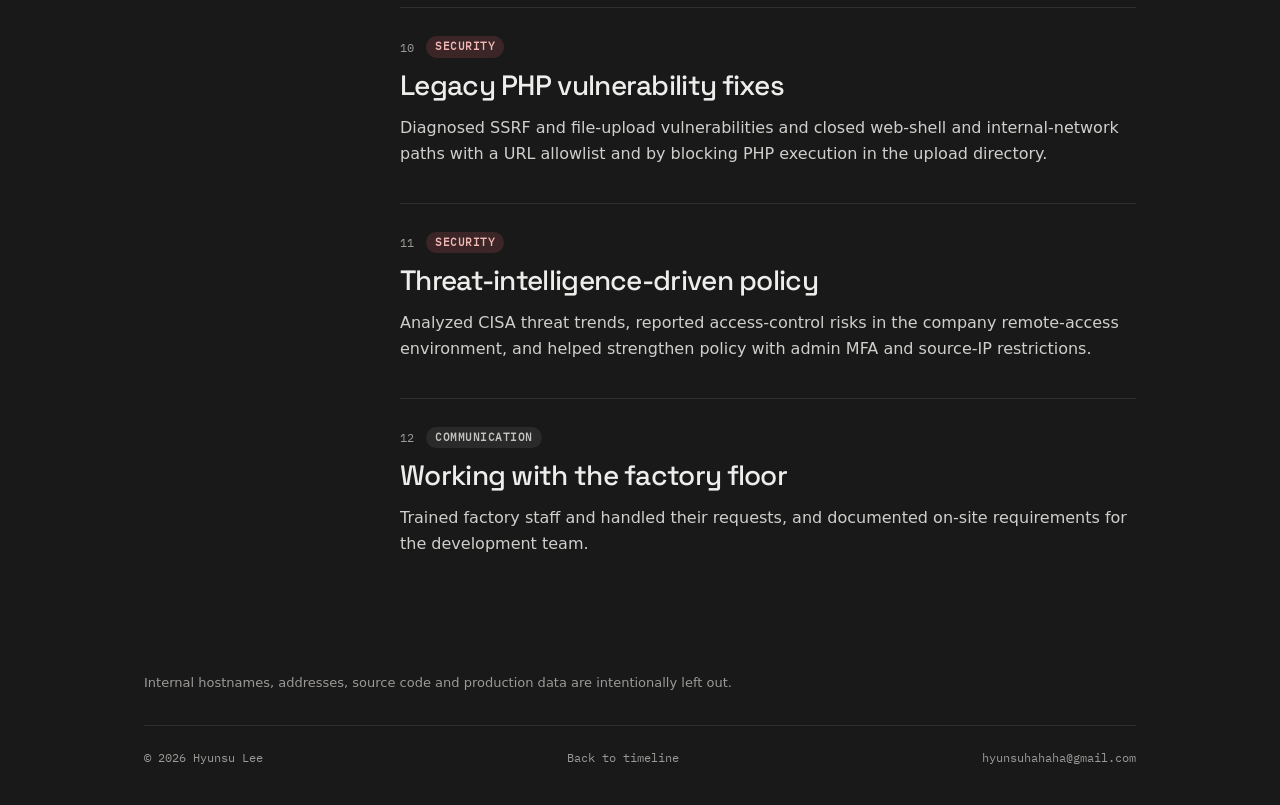
<file: work/noxglobal/index.html>
<!doctype html>
<html lang="en" data-theme="dark">
<head>
<meta charset="utf-8">
<meta name="viewport" content="width=device-width, initial-scale=1">
<meta name="description" content="이현수 — NoxGlobal IT팀 인턴. MES 개발과 배포·운영 인프라: 성능 최적화, 장애 분석, 블루그린 배포, CI/CD, 모니터링.">
<title>NoxGlobal — Hyunsu Lee</title>
<link rel="icon" type="image/svg+xml" href="../../assets/favicon.svg">
<script>(()=>{let l,t;try{l=localStorage.getItem("lang");t=localStorage.getItem("theme")}catch(e){}const d=document.documentElement;d.lang=l==="ko"?"ko":"en";d.dataset.theme=t==="light"?"light":"dark"})()</script>
<style>html[lang="ko"] .t[lang="en"],html[lang="en"] .t[lang="ko"]{display:none}</style>
<link rel="stylesheet" href="../../assets/detail.css?v=20261113a">
<script src="../../prefs.js?v=20261113a" defer></script>
<script src="../../assets/detail.js?v=20261113a" defer></script>
</head>
<body>
<div class="wrap">
  <div class="top">
    <a class="back" href="../../#journey"><svg viewBox="0 0 24 24" aria-hidden="true"><path d="M19 12H5m6-6-6 6 6 6"/></svg><span class="t" lang="en">Back to timeline</span><span class="t" lang="ko">타임라인으로</span></a>
    <div class="top-right"><a class="btn ghost" href="../../assets/Hyunsu-Lee-Resume.pdf" target="_blank" rel="noopener"><span class="t" lang="en">Résumé</span><span class="t" lang="ko">이력서</span></a><div class="prefs" role="group" aria-label="Display settings"><div class="lang-switch" role="group" aria-label="Language"><button type="button" data-set-lang="ko">KOR</button><button type="button" data-set-lang="en">ENG</button></div><button type="button" class="theme-switch" data-toggle-theme aria-label="Toggle dark mode"><svg class="icon-moon" viewBox="0 0 24 24" aria-hidden="true"><path d="M20 14.5A8 8 0 1 1 9.5 4a6.5 6.5 0 0 0 10.5 10.5z"/></svg><svg class="icon-sun" viewBox="0 0 24 24" aria-hidden="true"><circle cx="12" cy="12" r="4"/><path d="M12 2v2.5M12 19.5V22M2 12h2.5M19.5 12H22M4.9 4.9l1.8 1.8M17.3 17.3l1.8 1.8M4.9 19.1l1.8-1.8M17.3 6.7l1.8-1.8"/></svg></button></div></div>
  </div>
  <header class="hero">
    <p class="eyebrow"><span class="t" lang="en">Experience · Work</span><span class="t" lang="ko">경력 · 실무</span></p>
    <h1>NoxGlobal</h1>
    <p class="role"><span class="t" lang="en">IT Team Intern</span><span class="t" lang="ko">IT팀 인턴</span></p>
    <p class="lede"><span class="t" lang="en">Handled both development of the factory manufacturing execution system (MES) and its deployment and operations infrastructure.</span><span class="t" lang="ko">공장 생산관리 시스템(MES) 개발과 배포·운영 인프라를 함께 담당.</span></p>
    <dl class="facts"><div class=""><dt><span class="t" lang="en">Role</span><span class="t" lang="ko">직무</span></dt><dd><span class="t" lang="en">IT Team Intern</span><span class="t" lang="ko">IT팀 인턴</span></dd></div><div class=""><dt><span class="t" lang="en">Period</span><span class="t" lang="ko">기간</span></dt><dd><span class="t" lang="en">2026.07 — 2026.12 (expected)</span><span class="t" lang="ko">2026.07 — 2026.12 (종료 예정)</span></dd></div><div class="wide"><dt><span class="t" lang="en">Stack</span><span class="t" lang="ko">기술</span></dt><dd>Python · Django 5 · PostgreSQL · MSSQL · MariaDB · IIS · Apache · Linux (CentOS) · Gitea Actions · Hyper-V · Naver Cloud · Airflow</dd></div></dl>
  </header>
  <div class="layout">
    <nav class="toc" aria-label="Contents"><p><span class="t" lang="en">Contents</span><span class="t" lang="ko">목차</span></p><ol><li><a href="#performance"><span>01</span><span><span class="t" lang="en">Performance</span><span class="t" lang="ko">성능</span></span></a></li><li><a href="#incident"><span>02</span><span><span class="t" lang="en">Incident response</span><span class="t" lang="ko">장애 대응</span></span></a></li><li><a href="#monitoring"><span>03</span><span><span class="t" lang="en">Monitoring</span><span class="t" lang="ko">모니터링</span></span></a></li><li><a href="#deploy"><span>04</span><span><span class="t" lang="en">Blue-green deploy</span><span class="t" lang="ko">블루그린 배포</span></span></a></li><li><a href="#cicd"><span>05</span><span><span class="t" lang="en">CI/CD &amp; staging</span><span class="t" lang="ko">CI/CD·스테이징</span></span></a></li><li><a href="#ci-speed"><span>06</span><span><span class="t" lang="en">CI speed</span><span class="t" lang="ko">CI 최적화</span></span></a></li><li><a href="#homepage"><span>07</span><span><span class="t" lang="en">Website CI/CD</span><span class="t" lang="ko">홈페이지 CI/CD</span></span></a></li><li><a href="#migration"><span>08</span><span><span class="t" lang="en">DB migrations</span><span class="t" lang="ko">DB 마이그레이션</span></span></a></li><li><a href="#anomaly"><span>09</span><span><span class="t" lang="en">Anomaly detection</span><span class="t" lang="ko">이상 탐지</span></span></a></li><li><a href="#security"><span>10</span><span><span class="t" lang="en">Security fixes</span><span class="t" lang="ko">보안 조치</span></span></a></li><li><a href="#threat-intel"><span>11</span><span><span class="t" lang="en">Security policy</span><span class="t" lang="ko">보안 정책</span></span></a></li><li><a href="#communication"><span>12</span><span><span class="t" lang="en">Communication</span><span class="t" lang="ko">커뮤니케이션</span></span></a></li></ol></nav>
    <main>
    <section class="item" id="performance">
      <div class="item-head"><span class="num">01</span><div class="tags"><span class="tag yellow">Performance</span></div></div>
      <h2><span class="t" lang="en">Server &amp; DB performance</span><span class="t" lang="ko">서버 및 DB 성능 최적화</span></h2><ul><li><span class="t" lang="en">Resolved N+1 queries and optimized query scope and indexes to remove DB lookup bottlenecks</span><span class="t" lang="ko">N+1 쿼리 해소 및 조회 범위·인덱스 최적화로 DB 조회 병목 개선</span></li><li><span class="t" lang="en">Applied DB persistent connections, removing per-request connection setup overhead</span><span class="t" lang="ko">DB Persistent Connection 적용으로 요청당 연결 수립 오버헤드 제거</span></li><li><span class="t" lang="en">Django template caching, FastCGI worker recycling tuning and static files served directly by IIS reduced server load</span><span class="t" lang="ko">Django 템플릿 캐싱 및 FastCGI 워커 재활용 주기 조정, IIS 정적 파일 직접 서빙으로 서버 처리 부하 감소</span></li></ul>
    </section>
    <section class="item" id="incident">
      <div class="item-head"><span class="num">02</span><div class="tags"><span class="tag red">Incident Response</span><span class="tag blue">Request Tracing</span></div></div>
      <h2><span class="t" lang="en">Incident response &amp; root-cause analysis</span><span class="t" lang="ko">서버 장애 대응·원인 분석</span></h2><p class="summary"><span class="t" lang="en">Analyzed the request flow and communication between firewall, reverse proxy, backend processes and DB server, and responded to incidents by correlating logs across layers.</span><span class="t" lang="ko">방화벽·리버스 프록시·백엔드 프로세스·DB 서버로 이어지는 요청 흐름과 컴포넌트 간 통신 구조를 분석하고, 계층별 로그 상관 분석으로 장애에 대응.</span></p><ul><li><span class="t" lang="en">Per-request tracing (Django middleware · DB hooks) split processing time into DB, external DB and application segments to identify bottlenecks and worker saturation</span><span class="t" lang="ko">요청 단위 트레이싱(Django 미들웨어·DB 훅)으로 처리 시간을 DB·외부 DB 연동·애플리케이션 구간으로 분해해 병목·워커 포화 식별</span></li><li><span class="t" lang="en">Synced and cached ERP-dependent data (month-end lookups) into an MES table every minute, isolating the external dependency so MES keeps running when the ERP link drops</span><span class="t" lang="ko">ERP 의존 데이터(월마감 조회)를 MES 내부 테이블에 1분 주기로 동기화·캐시해, ERP 연동이 끊겨도 MES 운영에 영향이 없도록 외부 의존성 격리</span></li></ul><figure class="figure"><figcaption><span><span class="t" lang="en">Per-request tracing</span><span class="t" lang="ko">요청 단위 트레이싱</span></span><span>stack-diagram</span></figcaption><iframe class="stack-frame" src="diagrams/tracing.html" title="Per-request tracing diagram" loading="lazy"></iframe><p class="note"><span class="t" lang="en">The middleware times every request and DB hooks split query time per database; slow requests go to per-process log files, a watch thread catches requests that stall, and the server-status tab shows it all.</span><span class="t" lang="ko">미들웨어가 요청마다 시간을 재고 DB 훅이 DB별 쿼리 시간을 나눕니다. 느린 요청은 프로세스별 로그 파일에 남고, 감시 스레드가 멈춘 요청을 잡아내며, 서버상태 탭에서 한눈에 봅니다.</span></p></figure>
    </section>
    <section class="item" id="monitoring">
      <div class="item-head"><span class="num">03</span><div class="tags"><span class="tag blue">Monitoring</span></div></div>
      <h2><span class="t" lang="en">Admin pages &amp; server monitoring</span><span class="t" lang="ko">MES 관리자 페이지 개선, 서버 모니터링 개발</span></h2><p class="summary"><span class="t" lang="en">Applied role-based access control (RBAC) to the admin pages and built a real-time dashboard for resources, response latency, DB and deployment status.</span><span class="t" lang="ko">어드민 페이지 역할 기반 접근 제어(RBAC) 적용, 리소스·응답 지연·DB·배포 상태 실시간 모니터링 대시보드 구축.</span></p>
    </section>
    <section class="item" id="deploy">
      <div class="item-head"><span class="num">04</span><div class="tags"><span class="tag green">Zero-downtime Deploy</span></div></div>
      <h2><span class="t" lang="en">IIS blue-green deployment</span><span class="t" lang="ko">IIS 블루그린 무중단 배포</span></h2><p class="summary"><span class="t" lang="en">Zero-downtime deployment that switches BLUE/GREEN slots behind an IIS reverse proxy (ARR).</span><span class="t" lang="ko">IIS 리버스 프록시(ARR)로 BLUE/GREEN 슬롯을 전환하는 무중단 배포 구성.</span></p><figure class="figure"><figcaption><span><span class="t" lang="en">Blue-green deployment</span><span class="t" lang="ko">블루그린 배포</span></span><span>stack-diagram</span></figcaption><iframe class="stack-frame" src="diagrams/bluegreen.html" title="Blue-green deployment diagram" loading="lazy"></iframe><p class="note"><span class="t" lang="en">Gitea Actions deploys the new version to the standby slot, ARR then moves traffic to it, and a failure rolls traffic back to the old slot.</span><span class="t" lang="ko">Gitea Actions가 새 버전을 대기 슬롯에 배포하면 ARR이 트래픽을 그쪽으로 옮기고, 실패하면 이전 슬롯으로 되돌립니다.</span></p></figure>
    </section>
    <section class="item" id="cicd">
      <div class="item-head"><span class="num">05</span><div class="tags"><span class="tag green">CI/CD</span></div></div>
      <h2><span class="t" lang="en">CI/CD pipeline &amp; Hyper-V staging</span><span class="t" lang="ko">CI/CD 파이프라인, Hyper-V 스테이징 환경 구축·운영</span></h2><p class="summary"><span class="t" lang="en">Built PR-check, production-deploy and automatic-rollback workflows for in-house services such as MES and SCM on on-prem Gitea with self-hosted runners, and built and ran a production-parity staging environment (IIS + PostgreSQL on Hyper-V) wired into the pipeline.</span><span class="t" lang="ko">온프레미스 Gitea·self-hosted runner로 MES·SCM 등 사내 서비스의 PR 검사·운영 배포·자동 롤백 워크플로를 구성하고, 운영 동일 구성(IIS+PostgreSQL)의 스테이징 환경(Hyper-V)을 구축·운영하며 파이프라인에 연결.</span></p><figure class="figure"><figcaption><span><span class="t" lang="en">CI/CD pipeline</span><span class="t" lang="ko">CI/CD 파이프라인</span></span><span>stack-diagram</span></figcaption><iframe class="stack-frame" src="diagrams/cicd.html" title="CI/CD pipeline diagram" loading="lazy"></iframe><p class="note"><span class="t" lang="en">Pull request to production through PR checks and Hyper-V staging; DB migrations apply on release and failures roll back automatically.</span><span class="t" lang="ko">PR 검사와 Hyper-V 스테이징을 거쳐 운영에 배포되고, 릴리즈 때 DB 마이그레이션이 적용되며 실패하면 자동으로 롤백합니다.</span></p></figure>
    </section>
    <section class="item" id="ci-speed">
      <div class="item-head"><span class="num">06</span><div class="tags"><span class="tag green">CI/CD</span></div></div>
      <h2><span class="t" lang="en">CI pipeline optimization</span><span class="t" lang="ko">CI 파이프라인 최적화</span></h2><p class="summary"><span class="t" lang="en">Cached dependencies, repositories and setup steps, profiled test bottlenecks, and ran jobs in parallel while cancelling duplicate runs, cutting PR checks from about 1 minute to about 10 seconds.</span><span class="t" lang="ko">의존성·저장소·준비 단계 캐싱과 테스트 병목 프로파일링, 병렬 실행·중복 실행 취소로 PR 검사 시간을 1분대 → 10초대로 단축.</span></p>
    </section>
    <section class="item" id="homepage">
      <div class="item-head"><span class="num">07</span><div class="tags"><span class="tag green">CI/CD</span></div></div>
      <h2><span class="t" lang="en">Company website CI/CD</span><span class="t" lang="ko">회사 홈페이지 CI/CD 구축·운영</span></h2><p class="summary"><span class="t" lang="en">Built and ran the deployment CI/CD pipeline for the company website.</span><span class="t" lang="ko">회사 홈페이지 배포 CI/CD 파이프라인 구축·운영.</span></p>
    </section>
    <section class="item" id="migration">
      <div class="item-head"><span class="num">08</span><div class="tags"><span class="tag gray">DB Migration</span></div></div>
      <h2><span class="t" lang="en">Automated DB migrations</span><span class="t" lang="ko">DB 마이그레이션 자동화</span></h2><p class="summary"><span class="t" lang="en">Versioned schema, view, trigger and procedure changes and applied them to the production DB automatically on release. Tools: Django migrations · RunSQL · Flyway.</span><span class="t" lang="ko">스키마·뷰·트리거·프로시저 변경을 버전 관리하고, 운영 릴리즈 시 운영 DB에 자동 적용. 활용 기술: Django migrations · RunSQL · Flyway</span></p>
    </section>
    <section class="item" id="anomaly">
      <div class="item-head"><span class="num">09</span><div class="tags"><span class="tag blue">Anomaly Detection</span><span class="tag gray">Data Pipeline</span></div></div>
      <h2><span class="t" lang="en">MES production-data anomaly detection</span><span class="t" lang="ko">MES 생산데이터 이상 탐지</span></h2><p class="summary"><span class="t" lang="en">Built a check system (FastAPI · React) that automatically finds missing or mismatched records across MES and ERP input history, QR and actual material data.</span><span class="t" lang="ko">MES·ERP의 투입내역·QR·실자재 데이터에서 누락·불일치를 자동으로 찾는 검사 시스템 개발(FastAPI·React).</span></p><ul><li><span class="t" lang="en">Collected MES and ERP data through the MES API and Playwright and reconciled it by item and quantity</span><span class="t" lang="ko">MES API·Playwright로 MES·ERP 데이터를 수집해 품목·수량 기준으로 대조</span></li><li><span class="t" lang="en">Airflow batch pipeline with idempotency guarantees to prevent duplicate runs</span><span class="t" lang="ko">Airflow 배치 파이프라인, 멱등성(Idempotency) 보장으로 중복 실행 방지</span></li><li><span class="t" lang="en">Dashboard of per-line miss rates and the source at the time of each miss, with email alerts to owners</span><span class="t" lang="ko">라인별 누락률과 누락 시점 원본을 대시보드로 제공하고 담당자에게 메일 알림</span></li></ul>
    </section>
    <section class="item" id="security">
      <div class="item-head"><span class="num">10</span><div class="tags"><span class="tag red">Security</span></div></div>
      <h2><span class="t" lang="en">Legacy PHP vulnerability fixes</span><span class="t" lang="ko">레거시 PHP 서비스 취약점 진단·조치</span></h2><p class="summary"><span class="t" lang="en">Diagnosed SSRF and file-upload vulnerabilities and closed web-shell and internal-network paths with a URL allowlist and by blocking PHP execution in the upload directory.</span><span class="t" lang="ko">SSRF·파일 업로드 취약점을 진단해 URL 화이트리스트·업로드 디렉터리 PHP 실행 차단으로 웹셸·내부망 접근 경로 차단.</span></p>
    </section>
    <section class="item" id="threat-intel">
      <div class="item-head"><span class="num">11</span><div class="tags"><span class="tag red">Security</span></div></div>
      <h2><span class="t" lang="en">Threat-intelligence-driven policy</span><span class="t" lang="ko">보안 위협 인텔리전스 기반 정책 개선</span></h2><p class="summary"><span class="t" lang="en">Analyzed CISA threat trends, reported access-control risks in the company remote-access environment, and helped strengthen policy with admin MFA and source-IP restrictions.</span><span class="t" lang="ko">CISA 위협 동향을 분석해 사내 원격 접속 환경의 접근통제 위험을 보고하고, 관리자 MFA 적용·접속 IP 제한 등 정책 강화에 기여.</span></p>
    </section>
    <section class="item" id="communication">
      <div class="item-head"><span class="num">12</span><div class="tags"><span class="tag gray">Communication</span></div></div>
      <h2><span class="t" lang="en">Working with the factory floor</span><span class="t" lang="ko">현업 커뮤니케이션·요구사항 정리</span></h2><p class="summary"><span class="t" lang="en">Trained factory staff and handled their requests, and documented on-site requirements for the development team.</span><span class="t" lang="ko">공장 근무자 교육·민원 대응, 현장 요구사항을 문서로 정리해 개발팀에 전달.</span></p>
    </section>
    </main>
  </div>
  <p class="disclaimer"><span class="t" lang="en">Internal hostnames, addresses, source code and production data are intentionally left out.</span><span class="t" lang="ko">사내 호스트명·주소·소스 코드·운영 데이터는 의도적으로 제외했습니다.</span></p>
  <footer><span>© 2026 Hyunsu Lee</span><a href="../../#journey"><span class="t" lang="en">Back to timeline</span><span class="t" lang="ko">타임라인으로</span></a><a href="mailto:hyunsuhahaha@gmail.com">hyunsuhahaha@gmail.com</a></footer>
</div>
</body>
</html>
</file>
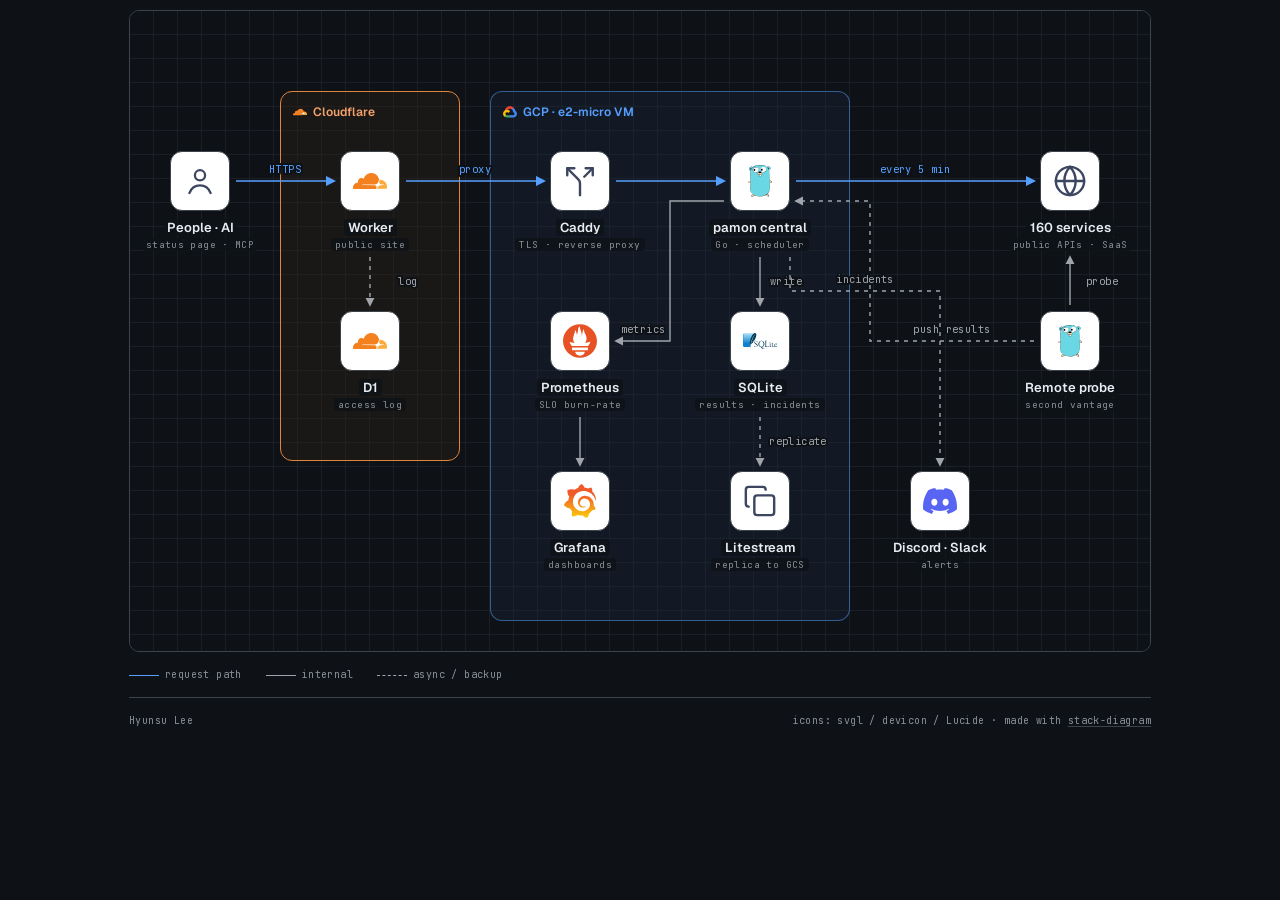
<file: projects/public-api-monitor/diagrams/architecture.html>
<!DOCTYPE html>
<html lang="en" data-theme="dark">
<head>
<meta charset="UTF-8">
<meta name="viewport" content="width=device-width, initial-scale=1.0">
<title>pamon architecture</title>
<style>
/* engineered-paper theme (cool near-white, one accent, mono labels)
 * All colors/fonts flow through the :root tokens — tweak tokens, not scattered values. */
:root {
  color-scheme: light;
  --color-paper:   oklch(98.5% 0.004 250);
  --color-paper-2: oklch(96.5% 0.005 252);
  --color-rule:    oklch(93% 0.007 255);    /* graph-paper grid */
  --color-rule-2:  oklch(83% 0.011 255);    /* hairline borders */
  --color-muted:   oklch(56% 0.013 255);
  --color-neutral: oklch(46% 0.015 255);    /* neutral edges */
  --color-ink-2:   oklch(34% 0.018 257);
  --color-ink:     oklch(24% 0.020 258);
  --color-accent:  oklch(58% 0.20 256);     /* primary-flow edges, one signal color */
  --color-graphite:oklch(24% 0.018 260);    /* dark tile for white/light logos */
  /* group palette A — warm vendor (e.g. Cloudflare/AWS orange). Retune hue per vendor. */
  --color-g1:      oklch(68% 0.15 55);
  --color-g1-soft: oklch(78% 0.12 55);
  --color-g1-ink:  oklch(52% 0.14 50);
  --color-g1-tint: oklch(96.5% 0.015 60 / .5);
  /* group palette B — accent-family (repo/tooling groups) */
  --color-accent-soft: oklch(58% 0.20 256 / .45);
  --color-accent-tint: oklch(97% 0.012 256 / .5);
  /* JP glyphs: name JP faces explicitly — bare sans-serif fallback on Linux picks Chinese-variant CJK */
  --font-display: "Geist", "Hiragino Sans", "Yu Gothic UI", "Noto Sans CJK JP", "Noto Sans JP", ui-sans-serif, system-ui, sans-serif;
  --font-body: "Hiragino Sans", "Yu Gothic UI", "Noto Sans CJK JP", "Noto Sans JP", ui-sans-serif, system-ui, sans-serif;
  --font-mono: "JetBrains Mono", ui-monospace, "SF Mono", Menlo, monospace;
  --space-xs: 4px; --space-sm: 8px; --space-md: 16px; --space-lg: 24px; --space-xl: 40px; --space-2xl: 64px;
  --radius-card: 10px; --radius-tile: 12px;
  /* translucent veil behind node label text: matches paper on plain canvas, blends into
     group tints instead of punching an off-color rectangle through them */
  --color-veil: oklch(98.5% 0.004 250 / .78);
}
/* Dark variant: set data-theme="dark" on <html>. Tiles stay white — brand logos are drawn
   for light grounds. Everything (arrowheads via context-stroke, legend via border-color)
   follows the tokens, so toggling the attribute is all it takes. */
[data-theme="dark"] {
  color-scheme: dark;
  --color-paper:   oklch(18% 0.012 255);
  --color-paper-2: oklch(22% 0.014 255);
  --color-rule:    oklch(24% 0.013 255);
  --color-rule-2:  oklch(38% 0.018 255);
  --color-muted:   oklch(65% 0.014 255);
  --color-neutral: oklch(72% 0.012 255);
  --color-ink-2:   oklch(85% 0.010 255);
  --color-ink:     oklch(94% 0.008 255);
  --color-accent:  oklch(70% 0.16 256);
  --color-graphite:oklch(31% 0.020 260);
  --color-g1:      oklch(70% 0.14 55);
  --color-g1-soft: oklch(58% 0.11 55);
  --color-g1-ink:  oklch(78% 0.12 55);
  --color-g1-tint: oklch(26% 0.030 60 / .40);
  --color-accent-soft: oklch(70% 0.16 256 / .5);
  --color-accent-tint: oklch(28% 0.045 256 / .35);
  --color-veil: oklch(18% 0.012 255 / .78);
}
@font-face { font-family:"Geist"; font-style:normal; font-weight:100 900; font-display:swap;
  src:url([data-uri]) format("woff2"); }
@font-face { font-family:"JetBrains Mono"; font-style:normal; font-weight:100 800; font-display:swap;
  src:url([data-uri]) format("woff2"); }
/* JetBrains Mono reads cramped at 9.5–11px; open every mono label slightly */
.kicker, .node .role, .el, .legend, .foot { letter-spacing: 0.04em; }
* { margin:0; padding:0; box-sizing:border-box; }
html, body { overflow-x: clip; }
body { background: var(--color-paper); color: var(--color-ink); font-family: var(--font-body); padding: 10px; }
.page { width: fit-content; max-width: 100%; margin: 0 auto; }

.head { display:grid; grid-template-columns: 1fr auto; gap: var(--space-lg); align-items:end;
  padding-bottom: var(--space-md); border-bottom: 1px solid var(--color-rule-2); margin-bottom: var(--space-lg); }
.kicker { font-family: var(--font-mono); font-size: 11px;
  color: var(--color-accent); margin-bottom: var(--space-sm); }
h1 { font-family: var(--font-display); font-weight: 700; font-size: clamp(22px, 4vw, 30px);
  letter-spacing: -0.005em; line-height: 1.2; }
.lede { max-width: 300px; font-size: 12px; line-height: 1.7; color: var(--color-neutral); padding-bottom: 2px; }
@media (max-width: 680px) { .head { grid-template-columns: 1fr; align-items:start; } .lede { max-width:none; } }

.scroller { overflow-x: auto; border: 1px solid var(--color-rule-2); border-radius: var(--radius-card); }
/* CANVAS SIZE: set width/height here AND on svg.edges AND its viewBox — keep the three in sync */
.canvas { position: relative; width: 1020px; height: 640px; background: var(--color-paper);
  background-image:
    linear-gradient(var(--color-rule) 1px, transparent 1px),
    linear-gradient(90deg, var(--color-rule) 1px, transparent 1px);
  background-size: 24px 24px; background-position: -1px -1px; }

.group { position:absolute; border-radius: var(--radius-tile); }
/* group labels are names like node names (display font), written in the brand's own case.
   They sit inside the top-left corner, so the border stays unbroken and needs no mask */
.g-label { position:absolute; top:12px; left:12px; display:flex; align-items:center; gap:6px;
  font-family: var(--font-display); font-size: 12px; font-weight: 600;
  color: var(--color-neutral); white-space: nowrap; }
.g-label img { width: 14px; height: 14px; }
/* group labels sit on the group's tint, not on a white tile: in the dark theme swap in the brand's own
   dark-theme logo (lt/dk pair), or give a mark with black parts a white plate */
.g-label img.dk, .tile img.dk { display:none; }
[data-theme="dark"] .g-label img.lt, [data-theme="dark"] .tile img.lt { display:none; }
[data-theme="dark"] .g-label img.dk, [data-theme="dark"] .tile img.dk { display:block; }
[data-theme="dark"] .g-label img.plate { background:#fff; border-radius:3px; padding:2px; width:18px; height:18px; }
.group.ga { border:1.5px solid var(--color-g1); background: var(--color-g1-tint); }
.group.ga-nested { border:1.5px dashed var(--color-g1-soft); }
.group.gb { border:1.5px solid var(--color-accent-soft); background: var(--color-accent-tint); }
.group.ga > .g-label, .group.ga-nested > .g-label { color: var(--color-g1-ink); }
.group.gb > .g-label { color: var(--color-accent); }
.group.aws { border:1.5px solid var(--color-ink); border-radius:0; }
.group.aws > .g-label { top:-1.5px; left:-1.5px; gap:8px; color: var(--color-ink); }
.group.aws > .g-label img { width:30px; height:30px; }
.group.aws.az > .g-label { top:8px; left:12px; }
.group.aws.region, .group.aws.az { border-color:#00A4A6; border-style:dashed; }
.group.aws.vpc { border-color:#8C4FFF; }
.group.aws.private { border-color:#00A4A6; }
.group.aws.public { border-color:#7AA116; }
.group.gcp { border:1.5px solid #4285F4; border-radius:6px; }
.group.azure { border:1.5px solid #0078D4; border-radius:6px; }
.group.gcp > .g-label, .group.azure > .g-label { gap:8px; color: var(--color-ink); }
.group.gcp > .g-label img, .group.azure > .g-label img { width:20px; height:20px; }
.group.gcp.region, .group.azure.region { border-color: var(--color-rule-2); background: var(--color-paper-2); }
.group.gcp.vpc { border:1.5px dashed var(--color-ink-2); }
.group.gcp.subnet { border:1px dashed var(--color-neutral); }
.group.gcp.zone { border-color:#34A853; }
.group.azure.rg { border:1.5px dashed #0096D7; }
.group.azure.vnet { border:1.5px solid #A4CBFB; }
.group.azure.subnet { border:1px solid #A4CBFB; }
.group.azure.zone { border-color:#FFD965; }

.node { position:absolute; width:132px; text-align:center; }
.tile { width:60px; height:60px; margin:0 auto; border-radius: var(--radius-tile);
  background:#fff; border:1px solid var(--color-rule-2); display:grid; place-items:center;
  box-shadow: 0 1px 2px oklch(24% 0.02 258 / 0.05); transition: border-color .15s cubic-bezier(0.16,1,0.3,1); }
.node:hover .tile { border-color: var(--color-accent); }
.tile img { width:34px; height:34px; object-fit:contain; }
.tile.wide img { width:44px; }                       /* wide-aspect logos */
.tile.dark { background: var(--color-graphite); border-color: var(--color-graphite); }  /* white/light logos */
.tile.bare { background:none; border:none; box-shadow:none; }
.tile.bare img { width:60px; height:60px; }
.tile.bare.res img { width:44px; height:44px; }
.node .name { font-family: var(--font-display); font-weight:600; font-size:13px; margin-top: var(--space-sm); letter-spacing:0; }
.node .role { font-family: var(--font-mono); font-size:9.5px; color: var(--color-muted); margin-top:2px; }
/* veil behind label spans: crossing edges/grid fade behind text; translucent so it
   blends into group tints (a solid paper rectangle looks pasted-on inside tinted groups) */
.node .name span, .node .role span { background: var(--color-veil); backdrop-filter: blur(1.5px);
  padding: 0 var(--space-xs); border-radius: 3px; -webkit-box-decoration-break: clone; box-decoration-break: clone; }

svg.edges { position:absolute; inset:0; width:1020px; height:640px; pointer-events:none; }
.e  { stroke: var(--color-accent); stroke-width:1.6; fill:none; }   /* primary flow */
.n  { stroke: var(--color-neutral); stroke-width:1.4; fill:none; }  /* internal */
path.aws { stroke: var(--color-ink); stroke-width:1.6; fill:none; }
.dash { stroke-dasharray:4 5; }                                     /* dev / deploy */
.el { font-family: var(--font-mono); font-size:10.5px; fill: var(--color-neutral);
  paint-order: stroke; stroke: var(--color-paper); stroke-width:4px; stroke-linejoin:round; }  /* halo */
.el.a { fill: var(--color-accent); }

.legend { display:flex; gap: var(--space-lg); align-items:center; margin-top: var(--space-md);
  font-family: var(--font-mono); font-size:10px; color: var(--color-muted); flex-wrap:wrap; }
.legend .sw { display:inline-block; width:30px; vertical-align:middle; margin-right:6px;
  border-top:1.6px solid var(--color-accent); }
.legend .sw.n { border-color: var(--color-neutral); border-top-width:1.4px; }
.legend .sw.dash { border-top-style: dashed; }

.foot { margin-top: var(--space-md); padding-top: var(--space-md); border-top: 1px solid var(--color-rule-2);
  display:flex; justify-content:space-between; gap: var(--space-md); flex-wrap:wrap;
  font-family: var(--font-mono); font-size:10px; color: var(--color-muted); }
.foot a { color: inherit; text-decoration-color: var(--color-rule-2); text-underline-offset: 2px; }
.foot a:hover { color: var(--color-accent); }
</style>
</head>
<body>
<div class="page">

  

  <div class="scroller">
  <div class="canvas">

    <!-- GROUPS ============================================================ -->
<div class="group ga" style="left:150px; top:80px; width:180px; height:370px;"><div class="g-label"><img src="[data-uri]" alt="">Cloudflare</div></div>
<div class="group gb" style="left:360px; top:80px; width:360px; height:530px;"><div class="g-label"><img src="[data-uri]" alt="">GCP · e2-micro VM</div></div>

    <!-- EDGES ============================================================= -->
    <svg class="edges" viewBox="0 0 1020 640" aria-hidden="true">
      <defs>
        <!-- context-stroke inherits the line's color, so theme switches (incl. dark)
             recolor arrowheads automatically. #open is for AWS diagrams -->
        <marker id="ar" viewBox="0 0 10 10" refX="8" refY="5" markerWidth="6.5" markerHeight="6.5" orient="auto-start-reverse">
          <path d="M0 0 L10 5 L0 10 z" fill="context-stroke"/>
        </marker>
        <marker id="open" viewBox="0 0 10 10" refX="9" refY="5" markerWidth="6.5" markerHeight="6.5" orient="auto-start-reverse">
          <path d="M1 1 L9 5 L1 9" fill="none" stroke="context-stroke" stroke-width="1.5"/>
        </marker>
      </defs>
<path class="e" d="M106 170 H204" marker-end="url(#ar)"/>
<text class="el a" x="155" y="162" text-anchor="middle">HTTPS</text>
<path class="e" d="M276 170 H414" marker-end="url(#ar)"/>
<text class="el a" x="345" y="162" text-anchor="middle">proxy</text>
<path class="e" d="M486 170 H594" marker-end="url(#ar)"/>
<path class="e" d="M666 170 H904" marker-end="url(#ar)"/>
<text class="el a" x="785" y="162" text-anchor="middle">every 5 min</text>
<path class="n" d="M940 294 V246" marker-end="url(#ar)"/>
<text class="el" x="972" y="274" text-anchor="middle">probe</text>
<path class="n dash" d="M904 330 H740 V190 H666" marker-end="url(#ar)"/>
<text class="el" x="822" y="322" text-anchor="middle">push results</text>
<path class="n" d="M630 246 V294" marker-end="url(#ar)"/>
<text class="el" x="656" y="274" text-anchor="middle">write</text>
<path class="n dash" d="M630 406 V454" marker-end="url(#ar)"/>
<text class="el" x="668" y="434" text-anchor="middle">replicate</text>
<path class="n" d="M594 190 H540 V330 H486" marker-end="url(#ar)"/>
<text class="el" x="513" y="322" text-anchor="middle">metrics</text>
<path class="n" d="M450 406 V454" marker-end="url(#ar)"/>
<path class="n dash" d="M660 246 V280 H810 V454" marker-end="url(#ar)"/>
<text class="el" x="735" y="272" text-anchor="middle">incidents</text>
<path class="n dash" d="M240 246 V294" marker-end="url(#ar)"/>
<text class="el" x="278" y="274" text-anchor="middle">log</text>
    </svg>

    <!-- NODES ============================================================= -->
<div class="node" style="left:4px;top:140px"><div class="tile "><img src="[data-uri]" alt=""></div><div class="name"><span>People · AI</span></div><div class="role"><span>status page · MCP</span></div></div>
<div class="node" style="left:174px;top:140px"><div class="tile "><img src="[data-uri]" alt=""></div><div class="name"><span>Worker</span></div><div class="role"><span>public site</span></div></div>
<div class="node" style="left:174px;top:300px"><div class="tile "><img src="[data-uri]" alt=""></div><div class="name"><span>D1</span></div><div class="role"><span>access log</span></div></div>
<div class="node" style="left:384px;top:140px"><div class="tile "><img src="[data-uri]" alt=""></div><div class="name"><span>Caddy</span></div><div class="role"><span>TLS · reverse proxy</span></div></div>
<div class="node" style="left:564px;top:140px"><div class="tile "><img src="[data-uri]" alt=""></div><div class="name"><span>pamon central</span></div><div class="role"><span>Go · scheduler</span></div></div>
<div class="node" style="left:564px;top:300px"><div class="tile "><img src="[data-uri]" alt=""></div><div class="name"><span>SQLite</span></div><div class="role"><span>results · incidents</span></div></div>
<div class="node" style="left:564px;top:460px"><div class="tile "><img src="[data-uri]" alt=""></div><div class="name"><span>Litestream</span></div><div class="role"><span>replica to GCS</span></div></div>
<div class="node" style="left:384px;top:300px"><div class="tile "><img src="[data-uri]" alt=""></div><div class="name"><span>Prometheus</span></div><div class="role"><span>SLO burn-rate</span></div></div>
<div class="node" style="left:384px;top:460px"><div class="tile "><img src="[data-uri]" alt=""></div><div class="name"><span>Grafana</span></div><div class="role"><span>dashboards</span></div></div>
<div class="node" style="left:874px;top:140px"><div class="tile "><img src="[data-uri]" alt=""></div><div class="name"><span>160 services</span></div><div class="role"><span>public APIs · SaaS</span></div></div>
<div class="node" style="left:874px;top:300px"><div class="tile "><img src="[data-uri]" alt=""></div><div class="name"><span>Remote probe</span></div><div class="role"><span>second vantage</span></div></div>
<div class="node" style="left:744px;top:460px"><div class="tile "><img src="[data-uri]" alt=""></div><div class="name"><span>Discord · Slack</span></div><div class="role"><span>alerts</span></div></div>
  </div>
  </div>

  <div class="legend"><span><span class="sw"></span>request path</span><span><span class="sw n"></span>internal</span><span><span class="sw n dash"></span>async / backup</span></div>

  <div class="foot">
    <span>Hyunsu Lee</span>
    <span>icons: svgl / devicon / Lucide · made with <a href="https://github.com/caru-ini/stack-diagram" target="_blank" rel="noopener">stack-diagram</a></span>
  </div>

</div>
</body>
</html>
</file>
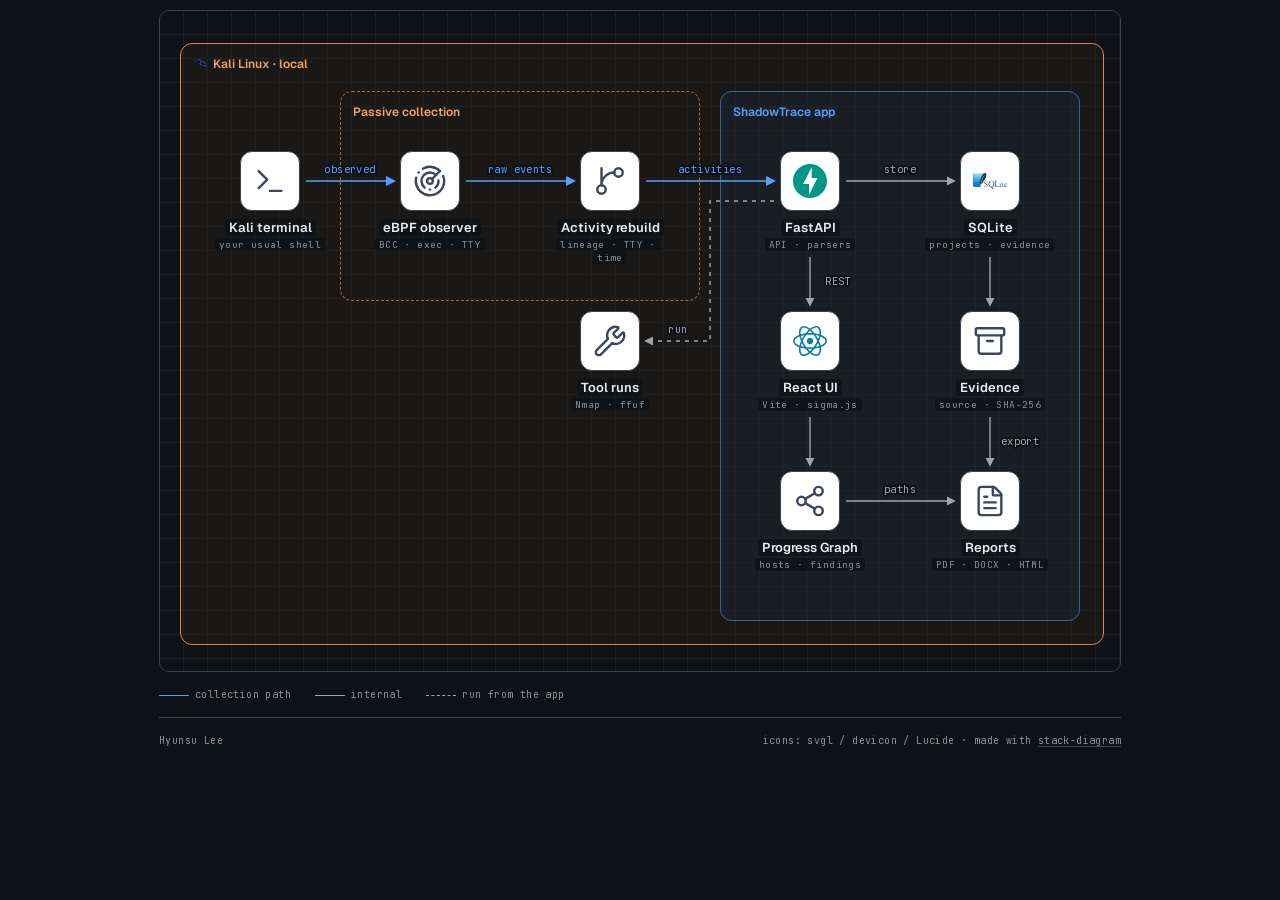
<file: projects/shadowtrace/diagrams/architecture.html>
<!DOCTYPE html>
<html lang="en" data-theme="dark">
<head>
<meta charset="UTF-8">
<meta name="viewport" content="width=device-width, initial-scale=1.0">
<title>ShadowTrace architecture</title>
<style>
/* engineered-paper theme (cool near-white, one accent, mono labels)
 * All colors/fonts flow through the :root tokens — tweak tokens, not scattered values. */
:root {
  color-scheme: light;
  --color-paper:   oklch(98.5% 0.004 250);
  --color-paper-2: oklch(96.5% 0.005 252);
  --color-rule:    oklch(93% 0.007 255);    /* graph-paper grid */
  --color-rule-2:  oklch(83% 0.011 255);    /* hairline borders */
  --color-muted:   oklch(56% 0.013 255);
  --color-neutral: oklch(46% 0.015 255);    /* neutral edges */
  --color-ink-2:   oklch(34% 0.018 257);
  --color-ink:     oklch(24% 0.020 258);
  --color-accent:  oklch(58% 0.20 256);     /* primary-flow edges, one signal color */
  --color-graphite:oklch(24% 0.018 260);    /* dark tile for white/light logos */
  /* group palette A — warm vendor (e.g. Cloudflare/AWS orange). Retune hue per vendor. */
  --color-g1:      oklch(68% 0.15 55);
  --color-g1-soft: oklch(78% 0.12 55);
  --color-g1-ink:  oklch(52% 0.14 50);
  --color-g1-tint: oklch(96.5% 0.015 60 / .5);
  /* group palette B — accent-family (repo/tooling groups) */
  --color-accent-soft: oklch(58% 0.20 256 / .45);
  --color-accent-tint: oklch(97% 0.012 256 / .5);
  /* JP glyphs: name JP faces explicitly — bare sans-serif fallback on Linux picks Chinese-variant CJK */
  --font-display: "Geist", "Hiragino Sans", "Yu Gothic UI", "Noto Sans CJK JP", "Noto Sans JP", ui-sans-serif, system-ui, sans-serif;
  --font-body: "Hiragino Sans", "Yu Gothic UI", "Noto Sans CJK JP", "Noto Sans JP", ui-sans-serif, system-ui, sans-serif;
  --font-mono: "JetBrains Mono", ui-monospace, "SF Mono", Menlo, monospace;
  --space-xs: 4px; --space-sm: 8px; --space-md: 16px; --space-lg: 24px; --space-xl: 40px; --space-2xl: 64px;
  --radius-card: 10px; --radius-tile: 12px;
  /* translucent veil behind node label text: matches paper on plain canvas, blends into
     group tints instead of punching an off-color rectangle through them */
  --color-veil: oklch(98.5% 0.004 250 / .78);
}
/* Dark variant: set data-theme="dark" on <html>. Tiles stay white — brand logos are drawn
   for light grounds. Everything (arrowheads via context-stroke, legend via border-color)
   follows the tokens, so toggling the attribute is all it takes. */
[data-theme="dark"] {
  color-scheme: dark;
  --color-paper:   oklch(18% 0.012 255);
  --color-paper-2: oklch(22% 0.014 255);
  --color-rule:    oklch(24% 0.013 255);
  --color-rule-2:  oklch(38% 0.018 255);
  --color-muted:   oklch(65% 0.014 255);
  --color-neutral: oklch(72% 0.012 255);
  --color-ink-2:   oklch(85% 0.010 255);
  --color-ink:     oklch(94% 0.008 255);
  --color-accent:  oklch(70% 0.16 256);
  --color-graphite:oklch(31% 0.020 260);
  --color-g1:      oklch(70% 0.14 55);
  --color-g1-soft: oklch(58% 0.11 55);
  --color-g1-ink:  oklch(78% 0.12 55);
  --color-g1-tint: oklch(26% 0.030 60 / .40);
  --color-accent-soft: oklch(70% 0.16 256 / .5);
  --color-accent-tint: oklch(28% 0.045 256 / .35);
  --color-veil: oklch(18% 0.012 255 / .78);
}
@font-face { font-family:"Geist"; font-style:normal; font-weight:100 900; font-display:swap;
  src:url([data-uri]) format("woff2"); }
@font-face { font-family:"JetBrains Mono"; font-style:normal; font-weight:100 800; font-display:swap;
  src:url([data-uri]) format("woff2"); }
/* JetBrains Mono reads cramped at 9.5–11px; open every mono label slightly */
.kicker, .node .role, .el, .legend, .foot { letter-spacing: 0.04em; }
* { margin:0; padding:0; box-sizing:border-box; }
html, body { overflow-x: clip; }
body { background: var(--color-paper); color: var(--color-ink); font-family: var(--font-body); padding: 10px; }
.page { width: fit-content; max-width: 100%; margin: 0 auto; }

.head { display:grid; grid-template-columns: 1fr auto; gap: var(--space-lg); align-items:end;
  padding-bottom: var(--space-md); border-bottom: 1px solid var(--color-rule-2); margin-bottom: var(--space-lg); }
.kicker { font-family: var(--font-mono); font-size: 11px;
  color: var(--color-accent); margin-bottom: var(--space-sm); }
h1 { font-family: var(--font-display); font-weight: 700; font-size: clamp(22px, 4vw, 30px);
  letter-spacing: -0.005em; line-height: 1.2; }
.lede { max-width: 300px; font-size: 12px; line-height: 1.7; color: var(--color-neutral); padding-bottom: 2px; }
@media (max-width: 680px) { .head { grid-template-columns: 1fr; align-items:start; } .lede { max-width:none; } }

.scroller { overflow-x: auto; border: 1px solid var(--color-rule-2); border-radius: var(--radius-card); }
/* CANVAS SIZE: set width/height here AND on svg.edges AND its viewBox — keep the three in sync */
.canvas { position: relative; width: 960px; height: 660px; background: var(--color-paper);
  background-image:
    linear-gradient(var(--color-rule) 1px, transparent 1px),
    linear-gradient(90deg, var(--color-rule) 1px, transparent 1px);
  background-size: 24px 24px; background-position: -1px -1px; }

.group { position:absolute; border-radius: var(--radius-tile); }
/* group labels are names like node names (display font), written in the brand's own case.
   They sit inside the top-left corner, so the border stays unbroken and needs no mask */
.g-label { position:absolute; top:12px; left:12px; display:flex; align-items:center; gap:6px;
  font-family: var(--font-display); font-size: 12px; font-weight: 600;
  color: var(--color-neutral); white-space: nowrap; }
.g-label img { width: 14px; height: 14px; }
/* group labels sit on the group's tint, not on a white tile: in the dark theme swap in the brand's own
   dark-theme logo (lt/dk pair), or give a mark with black parts a white plate */
.g-label img.dk, .tile img.dk { display:none; }
[data-theme="dark"] .g-label img.lt, [data-theme="dark"] .tile img.lt { display:none; }
[data-theme="dark"] .g-label img.dk, [data-theme="dark"] .tile img.dk { display:block; }
[data-theme="dark"] .g-label img.plate { background:#fff; border-radius:3px; padding:2px; width:18px; height:18px; }
.group.ga { border:1.5px solid var(--color-g1); background: var(--color-g1-tint); }
.group.ga-nested { border:1.5px dashed var(--color-g1-soft); }
.group.gb { border:1.5px solid var(--color-accent-soft); background: var(--color-accent-tint); }
.group.ga > .g-label, .group.ga-nested > .g-label { color: var(--color-g1-ink); }
.group.gb > .g-label { color: var(--color-accent); }
.group.aws { border:1.5px solid var(--color-ink); border-radius:0; }
.group.aws > .g-label { top:-1.5px; left:-1.5px; gap:8px; color: var(--color-ink); }
.group.aws > .g-label img { width:30px; height:30px; }
.group.aws.az > .g-label { top:8px; left:12px; }
.group.aws.region, .group.aws.az { border-color:#00A4A6; border-style:dashed; }
.group.aws.vpc { border-color:#8C4FFF; }
.group.aws.private { border-color:#00A4A6; }
.group.aws.public { border-color:#7AA116; }
.group.gcp { border:1.5px solid #4285F4; border-radius:6px; }
.group.azure { border:1.5px solid #0078D4; border-radius:6px; }
.group.gcp > .g-label, .group.azure > .g-label { gap:8px; color: var(--color-ink); }
.group.gcp > .g-label img, .group.azure > .g-label img { width:20px; height:20px; }
.group.gcp.region, .group.azure.region { border-color: var(--color-rule-2); background: var(--color-paper-2); }
.group.gcp.vpc { border:1.5px dashed var(--color-ink-2); }
.group.gcp.subnet { border:1px dashed var(--color-neutral); }
.group.gcp.zone { border-color:#34A853; }
.group.azure.rg { border:1.5px dashed #0096D7; }
.group.azure.vnet { border:1.5px solid #A4CBFB; }
.group.azure.subnet { border:1px solid #A4CBFB; }
.group.azure.zone { border-color:#FFD965; }

.node { position:absolute; width:132px; text-align:center; }
.tile { width:60px; height:60px; margin:0 auto; border-radius: var(--radius-tile);
  background:#fff; border:1px solid var(--color-rule-2); display:grid; place-items:center;
  box-shadow: 0 1px 2px oklch(24% 0.02 258 / 0.05); transition: border-color .15s cubic-bezier(0.16,1,0.3,1); }
.node:hover .tile { border-color: var(--color-accent); }
.tile img { width:34px; height:34px; object-fit:contain; }
.tile.wide img { width:44px; }                       /* wide-aspect logos */
.tile.dark { background: var(--color-graphite); border-color: var(--color-graphite); }  /* white/light logos */
.tile.bare { background:none; border:none; box-shadow:none; }
.tile.bare img { width:60px; height:60px; }
.tile.bare.res img { width:44px; height:44px; }
.node .name { font-family: var(--font-display); font-weight:600; font-size:13px; margin-top: var(--space-sm); letter-spacing:0; }
.node .role { font-family: var(--font-mono); font-size:9.5px; color: var(--color-muted); margin-top:2px; }
/* veil behind label spans: crossing edges/grid fade behind text; translucent so it
   blends into group tints (a solid paper rectangle looks pasted-on inside tinted groups) */
.node .name span, .node .role span { background: var(--color-veil); backdrop-filter: blur(1.5px);
  padding: 0 var(--space-xs); border-radius: 3px; -webkit-box-decoration-break: clone; box-decoration-break: clone; }

svg.edges { position:absolute; inset:0; width:960px; height:660px; pointer-events:none; }
.e  { stroke: var(--color-accent); stroke-width:1.6; fill:none; }   /* primary flow */
.n  { stroke: var(--color-neutral); stroke-width:1.4; fill:none; }  /* internal */
path.aws { stroke: var(--color-ink); stroke-width:1.6; fill:none; }
.dash { stroke-dasharray:4 5; }                                     /* dev / deploy */
.el { font-family: var(--font-mono); font-size:10.5px; fill: var(--color-neutral);
  paint-order: stroke; stroke: var(--color-paper); stroke-width:4px; stroke-linejoin:round; }  /* halo */
.el.a { fill: var(--color-accent); }

.legend { display:flex; gap: var(--space-lg); align-items:center; margin-top: var(--space-md);
  font-family: var(--font-mono); font-size:10px; color: var(--color-muted); flex-wrap:wrap; }
.legend .sw { display:inline-block; width:30px; vertical-align:middle; margin-right:6px;
  border-top:1.6px solid var(--color-accent); }
.legend .sw.n { border-color: var(--color-neutral); border-top-width:1.4px; }
.legend .sw.dash { border-top-style: dashed; }

.foot { margin-top: var(--space-md); padding-top: var(--space-md); border-top: 1px solid var(--color-rule-2);
  display:flex; justify-content:space-between; gap: var(--space-md); flex-wrap:wrap;
  font-family: var(--font-mono); font-size:10px; color: var(--color-muted); }
.foot a { color: inherit; text-decoration-color: var(--color-rule-2); text-underline-offset: 2px; }
.foot a:hover { color: var(--color-accent); }
</style>
</head>
<body>
<div class="page">

  

  <div class="scroller">
  <div class="canvas">

    <!-- GROUPS ============================================================ -->
<div class="group ga" style="left:20px; top:32px; width:924px; height:602px;"><div class="g-label"><img src="[data-uri]" alt="">Kali Linux · local</div></div>
<div class="group ga-nested" style="left:180px; top:80px; width:360px; height:210px;"><div class="g-label">Passive collection</div></div>
<div class="group gb" style="left:560px; top:80px; width:360px; height:530px;"><div class="g-label">ShadowTrace app</div></div>

    <!-- EDGES ============================================================= -->
    <svg class="edges" viewBox="0 0 960 660" aria-hidden="true">
      <defs>
        <!-- context-stroke inherits the line's color, so theme switches (incl. dark)
             recolor arrowheads automatically. #open is for AWS diagrams -->
        <marker id="ar" viewBox="0 0 10 10" refX="8" refY="5" markerWidth="6.5" markerHeight="6.5" orient="auto-start-reverse">
          <path d="M0 0 L10 5 L0 10 z" fill="context-stroke"/>
        </marker>
        <marker id="open" viewBox="0 0 10 10" refX="9" refY="5" markerWidth="6.5" markerHeight="6.5" orient="auto-start-reverse">
          <path d="M1 1 L9 5 L1 9" fill="none" stroke="context-stroke" stroke-width="1.5"/>
        </marker>
      </defs>
<path class="e" d="M146 170 H234" marker-end="url(#ar)"/>
<text class="el a" x="190" y="162" text-anchor="middle">observed</text>
<path class="e" d="M306 170 H414" marker-end="url(#ar)"/>
<text class="el a" x="360" y="162" text-anchor="middle">raw events</text>
<path class="e" d="M486 170 H614" marker-end="url(#ar)"/>
<text class="el a" x="550" y="162" text-anchor="middle">activities</text>
<path class="n" d="M686 170 H794" marker-end="url(#ar)"/>
<text class="el" x="740" y="162" text-anchor="middle">store</text>
<path class="n" d="M650 246 V294" marker-end="url(#ar)"/>
<text class="el" x="678" y="274" text-anchor="middle">REST</text>
<path class="n" d="M650 406 V454" marker-end="url(#ar)"/>
<path class="n dash" d="M614 190 H550 V330 H486" marker-end="url(#ar)"/>
<text class="el" x="518" y="322" text-anchor="middle">run</text>
<path class="n" d="M830 246 V294" marker-end="url(#ar)"/>
<path class="n" d="M830 406 V454" marker-end="url(#ar)"/>
<text class="el" x="860" y="434" text-anchor="middle">export</text>
<path class="n" d="M686 490 H794" marker-end="url(#ar)"/>
<text class="el" x="740" y="482" text-anchor="middle">paths</text>
    </svg>

    <!-- NODES ============================================================= -->
<div class="node" style="left:44px;top:140px"><div class="tile "><img src="[data-uri]" alt=""></div><div class="name"><span>Kali terminal</span></div><div class="role"><span>your usual shell</span></div></div>
<div class="node" style="left:204px;top:140px"><div class="tile "><img src="[data-uri]" alt=""></div><div class="name"><span>eBPF observer</span></div><div class="role"><span>BCC · exec · TTY</span></div></div>
<div class="node" style="left:384px;top:140px"><div class="tile "><img src="[data-uri]" alt=""></div><div class="name"><span>Activity rebuild</span></div><div class="role"><span>lineage · TTY · time</span></div></div>
<div class="node" style="left:584px;top:140px"><div class="tile "><img src="[data-uri]" alt=""></div><div class="name"><span>FastAPI</span></div><div class="role"><span>API · parsers</span></div></div>
<div class="node" style="left:764px;top:140px"><div class="tile "><img src="[data-uri]" alt=""></div><div class="name"><span>SQLite</span></div><div class="role"><span>projects · evidence</span></div></div>
<div class="node" style="left:384px;top:300px"><div class="tile "><img src="[data-uri]" alt=""></div><div class="name"><span>Tool runs</span></div><div class="role"><span>Nmap · ffuf</span></div></div>
<div class="node" style="left:584px;top:300px"><div class="tile "><img src="[data-uri]" alt=""></div><div class="name"><span>React UI</span></div><div class="role"><span>Vite · sigma.js</span></div></div>
<div class="node" style="left:584px;top:460px"><div class="tile "><img src="[data-uri]" alt=""></div><div class="name"><span>Progress Graph</span></div><div class="role"><span>hosts · findings</span></div></div>
<div class="node" style="left:764px;top:300px"><div class="tile "><img src="[data-uri]" alt=""></div><div class="name"><span>Evidence</span></div><div class="role"><span>source · SHA-256</span></div></div>
<div class="node" style="left:764px;top:460px"><div class="tile "><img src="[data-uri]" alt=""></div><div class="name"><span>Reports</span></div><div class="role"><span>PDF · DOCX · HTML</span></div></div>
  </div>
  </div>

  <div class="legend"><span><span class="sw"></span>collection path</span><span><span class="sw n"></span>internal</span><span><span class="sw n dash"></span>run from the app</span></div>

  <div class="foot">
    <span>Hyunsu Lee</span>
    <span>icons: svgl / devicon / Lucide · made with <a href="https://github.com/caru-ini/stack-diagram" target="_blank" rel="noopener">stack-diagram</a></span>
  </div>

</div>
</body>
</html>
</file>
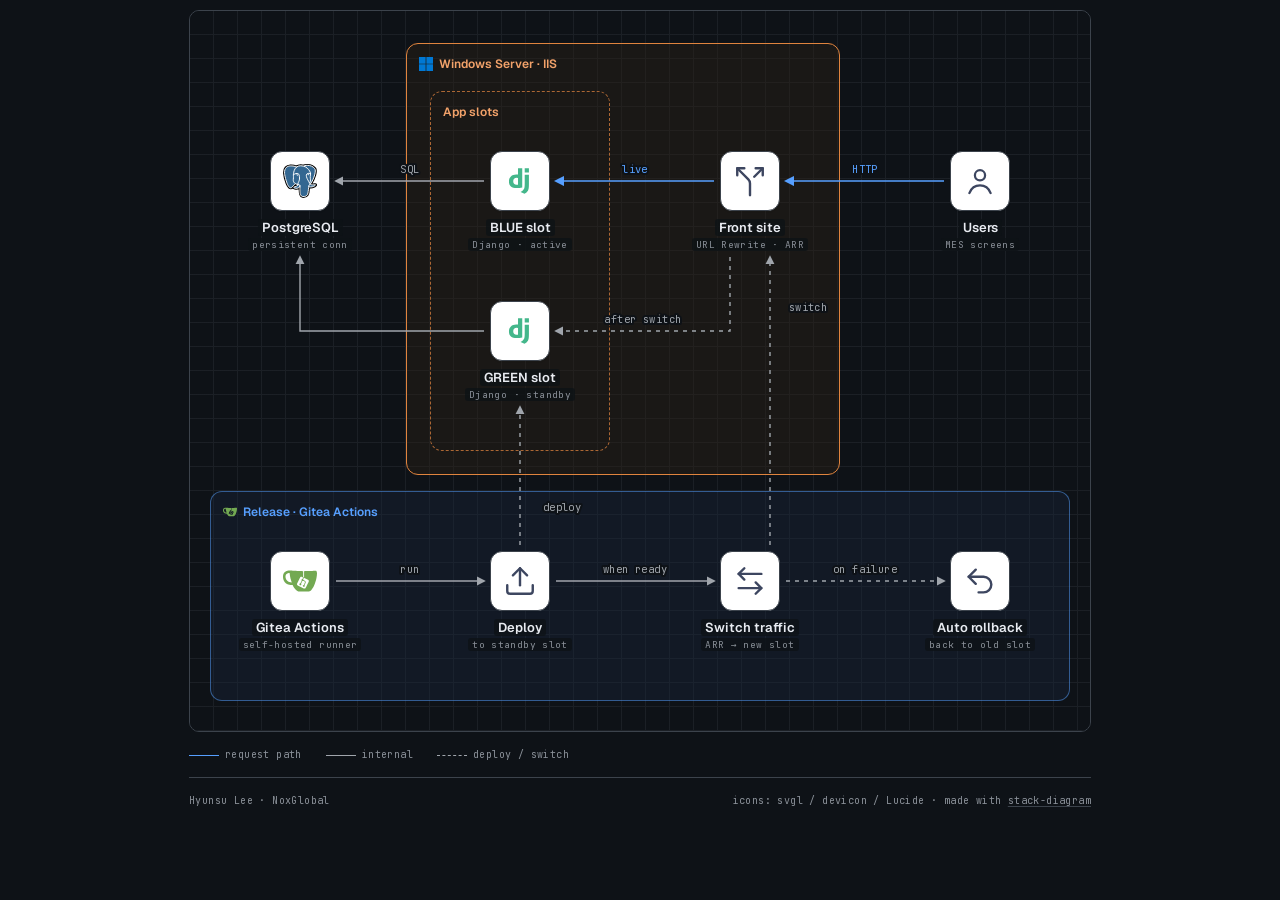
<file: work/noxglobal/diagrams/bluegreen.html>
<!DOCTYPE html>
<html lang="en" data-theme="dark">
<head>
<meta charset="UTF-8">
<meta name="viewport" content="width=device-width, initial-scale=1.0">
<title>IIS blue-green deployment</title>
<style>
/* engineered-paper theme (cool near-white, one accent, mono labels)
 * All colors/fonts flow through the :root tokens — tweak tokens, not scattered values. */
:root {
  color-scheme: light;
  --color-paper:   oklch(98.5% 0.004 250);
  --color-paper-2: oklch(96.5% 0.005 252);
  --color-rule:    oklch(93% 0.007 255);    /* graph-paper grid */
  --color-rule-2:  oklch(83% 0.011 255);    /* hairline borders */
  --color-muted:   oklch(56% 0.013 255);
  --color-neutral: oklch(46% 0.015 255);    /* neutral edges */
  --color-ink-2:   oklch(34% 0.018 257);
  --color-ink:     oklch(24% 0.020 258);
  --color-accent:  oklch(58% 0.20 256);     /* primary-flow edges, one signal color */
  --color-graphite:oklch(24% 0.018 260);    /* dark tile for white/light logos */
  /* group palette A — warm vendor (e.g. Cloudflare/AWS orange). Retune hue per vendor. */
  --color-g1:      oklch(68% 0.15 55);
  --color-g1-soft: oklch(78% 0.12 55);
  --color-g1-ink:  oklch(52% 0.14 50);
  --color-g1-tint: oklch(96.5% 0.015 60 / .5);
  /* group palette B — accent-family (repo/tooling groups) */
  --color-accent-soft: oklch(58% 0.20 256 / .45);
  --color-accent-tint: oklch(97% 0.012 256 / .5);
  /* JP glyphs: name JP faces explicitly — bare sans-serif fallback on Linux picks Chinese-variant CJK */
  --font-display: "Geist", "Hiragino Sans", "Yu Gothic UI", "Noto Sans CJK JP", "Noto Sans JP", ui-sans-serif, system-ui, sans-serif;
  --font-body: "Hiragino Sans", "Yu Gothic UI", "Noto Sans CJK JP", "Noto Sans JP", ui-sans-serif, system-ui, sans-serif;
  --font-mono: "JetBrains Mono", ui-monospace, "SF Mono", Menlo, monospace;
  --space-xs: 4px; --space-sm: 8px; --space-md: 16px; --space-lg: 24px; --space-xl: 40px; --space-2xl: 64px;
  --radius-card: 10px; --radius-tile: 12px;
  /* translucent veil behind node label text: matches paper on plain canvas, blends into
     group tints instead of punching an off-color rectangle through them */
  --color-veil: oklch(98.5% 0.004 250 / .78);
}
/* Dark variant: set data-theme="dark" on <html>. Tiles stay white — brand logos are drawn
   for light grounds. Everything (arrowheads via context-stroke, legend via border-color)
   follows the tokens, so toggling the attribute is all it takes. */
[data-theme="dark"] {
  color-scheme: dark;
  --color-paper:   oklch(18% 0.012 255);
  --color-paper-2: oklch(22% 0.014 255);
  --color-rule:    oklch(24% 0.013 255);
  --color-rule-2:  oklch(38% 0.018 255);
  --color-muted:   oklch(65% 0.014 255);
  --color-neutral: oklch(72% 0.012 255);
  --color-ink-2:   oklch(85% 0.010 255);
  --color-ink:     oklch(94% 0.008 255);
  --color-accent:  oklch(70% 0.16 256);
  --color-graphite:oklch(31% 0.020 260);
  --color-g1:      oklch(70% 0.14 55);
  --color-g1-soft: oklch(58% 0.11 55);
  --color-g1-ink:  oklch(78% 0.12 55);
  --color-g1-tint: oklch(26% 0.030 60 / .40);
  --color-accent-soft: oklch(70% 0.16 256 / .5);
  --color-accent-tint: oklch(28% 0.045 256 / .35);
  --color-veil: oklch(18% 0.012 255 / .78);
}
@font-face { font-family:"Geist"; font-style:normal; font-weight:100 900; font-display:swap;
  src:url([data-uri]) format("woff2"); }
@font-face { font-family:"JetBrains Mono"; font-style:normal; font-weight:100 800; font-display:swap;
  src:url([data-uri]) format("woff2"); }
/* JetBrains Mono reads cramped at 9.5–11px; open every mono label slightly */
.kicker, .node .role, .el, .legend, .foot { letter-spacing: 0.04em; }
* { margin:0; padding:0; box-sizing:border-box; }
html, body { overflow-x: clip; }
body { background: var(--color-paper); color: var(--color-ink); font-family: var(--font-body); padding: 10px; }
.page { width: fit-content; max-width: 100%; margin: 0 auto; }

.head { display:grid; grid-template-columns: 1fr auto; gap: var(--space-lg); align-items:end;
  padding-bottom: var(--space-md); border-bottom: 1px solid var(--color-rule-2); margin-bottom: var(--space-lg); }
.kicker { font-family: var(--font-mono); font-size: 11px;
  color: var(--color-accent); margin-bottom: var(--space-sm); }
h1 { font-family: var(--font-display); font-weight: 700; font-size: clamp(22px, 4vw, 30px);
  letter-spacing: -0.005em; line-height: 1.2; }
.lede { max-width: 300px; font-size: 12px; line-height: 1.7; color: var(--color-neutral); padding-bottom: 2px; }
@media (max-width: 680px) { .head { grid-template-columns: 1fr; align-items:start; } .lede { max-width:none; } }

.scroller { overflow-x: auto; border: 1px solid var(--color-rule-2); border-radius: var(--radius-card); }
/* CANVAS SIZE: set width/height here AND on svg.edges AND its viewBox — keep the three in sync */
.canvas { position: relative; width: 900px; height: 720px; background: var(--color-paper);
  background-image:
    linear-gradient(var(--color-rule) 1px, transparent 1px),
    linear-gradient(90deg, var(--color-rule) 1px, transparent 1px);
  background-size: 24px 24px; background-position: -1px -1px; }

.group { position:absolute; border-radius: var(--radius-tile); }
/* group labels are names like node names (display font), written in the brand's own case.
   They sit inside the top-left corner, so the border stays unbroken and needs no mask */
.g-label { position:absolute; top:12px; left:12px; display:flex; align-items:center; gap:6px;
  font-family: var(--font-display); font-size: 12px; font-weight: 600;
  color: var(--color-neutral); white-space: nowrap; }
.g-label img { width: 14px; height: 14px; }
/* group labels sit on the group's tint, not on a white tile: in the dark theme swap in the brand's own
   dark-theme logo (lt/dk pair), or give a mark with black parts a white plate */
.g-label img.dk, .tile img.dk { display:none; }
[data-theme="dark"] .g-label img.lt, [data-theme="dark"] .tile img.lt { display:none; }
[data-theme="dark"] .g-label img.dk, [data-theme="dark"] .tile img.dk { display:block; }
[data-theme="dark"] .g-label img.plate { background:#fff; border-radius:3px; padding:2px; width:18px; height:18px; }
.group.ga { border:1.5px solid var(--color-g1); background: var(--color-g1-tint); }
.group.ga-nested { border:1.5px dashed var(--color-g1-soft); }
.group.gb { border:1.5px solid var(--color-accent-soft); background: var(--color-accent-tint); }
.group.ga > .g-label, .group.ga-nested > .g-label { color: var(--color-g1-ink); }
.group.gb > .g-label { color: var(--color-accent); }
.group.aws { border:1.5px solid var(--color-ink); border-radius:0; }
.group.aws > .g-label { top:-1.5px; left:-1.5px; gap:8px; color: var(--color-ink); }
.group.aws > .g-label img { width:30px; height:30px; }
.group.aws.az > .g-label { top:8px; left:12px; }
.group.aws.region, .group.aws.az { border-color:#00A4A6; border-style:dashed; }
.group.aws.vpc { border-color:#8C4FFF; }
.group.aws.private { border-color:#00A4A6; }
.group.aws.public { border-color:#7AA116; }
.group.gcp { border:1.5px solid #4285F4; border-radius:6px; }
.group.azure { border:1.5px solid #0078D4; border-radius:6px; }
.group.gcp > .g-label, .group.azure > .g-label { gap:8px; color: var(--color-ink); }
.group.gcp > .g-label img, .group.azure > .g-label img { width:20px; height:20px; }
.group.gcp.region, .group.azure.region { border-color: var(--color-rule-2); background: var(--color-paper-2); }
.group.gcp.vpc { border:1.5px dashed var(--color-ink-2); }
.group.gcp.subnet { border:1px dashed var(--color-neutral); }
.group.gcp.zone { border-color:#34A853; }
.group.azure.rg { border:1.5px dashed #0096D7; }
.group.azure.vnet { border:1.5px solid #A4CBFB; }
.group.azure.subnet { border:1px solid #A4CBFB; }
.group.azure.zone { border-color:#FFD965; }

.node { position:absolute; width:132px; text-align:center; }
.tile { width:60px; height:60px; margin:0 auto; border-radius: var(--radius-tile);
  background:#fff; border:1px solid var(--color-rule-2); display:grid; place-items:center;
  box-shadow: 0 1px 2px oklch(24% 0.02 258 / 0.05); transition: border-color .15s cubic-bezier(0.16,1,0.3,1); }
.node:hover .tile { border-color: var(--color-accent); }
.tile img { width:34px; height:34px; object-fit:contain; }
.tile.wide img { width:44px; }                       /* wide-aspect logos */
.tile.dark { background: var(--color-graphite); border-color: var(--color-graphite); }  /* white/light logos */
.tile.bare { background:none; border:none; box-shadow:none; }
.tile.bare img { width:60px; height:60px; }
.tile.bare.res img { width:44px; height:44px; }
.node .name { font-family: var(--font-display); font-weight:600; font-size:13px; margin-top: var(--space-sm); letter-spacing:0; }
.node .role { font-family: var(--font-mono); font-size:9.5px; color: var(--color-muted); margin-top:2px; }
/* veil behind label spans: crossing edges/grid fade behind text; translucent so it
   blends into group tints (a solid paper rectangle looks pasted-on inside tinted groups) */
.node .name span, .node .role span { background: var(--color-veil); backdrop-filter: blur(1.5px);
  padding: 0 var(--space-xs); border-radius: 3px; -webkit-box-decoration-break: clone; box-decoration-break: clone; }

svg.edges { position:absolute; inset:0; width:900px; height:720px; pointer-events:none; }
.e  { stroke: var(--color-accent); stroke-width:1.6; fill:none; }   /* primary flow */
.n  { stroke: var(--color-neutral); stroke-width:1.4; fill:none; }  /* internal */
path.aws { stroke: var(--color-ink); stroke-width:1.6; fill:none; }
.dash { stroke-dasharray:4 5; }                                     /* dev / deploy */
.el { font-family: var(--font-mono); font-size:10.5px; fill: var(--color-neutral);
  paint-order: stroke; stroke: var(--color-paper); stroke-width:4px; stroke-linejoin:round; }  /* halo */
.el.a { fill: var(--color-accent); }

.legend { display:flex; gap: var(--space-lg); align-items:center; margin-top: var(--space-md);
  font-family: var(--font-mono); font-size:10px; color: var(--color-muted); flex-wrap:wrap; }
.legend .sw { display:inline-block; width:30px; vertical-align:middle; margin-right:6px;
  border-top:1.6px solid var(--color-accent); }
.legend .sw.n { border-color: var(--color-neutral); border-top-width:1.4px; }
.legend .sw.dash { border-top-style: dashed; }

.foot { margin-top: var(--space-md); padding-top: var(--space-md); border-top: 1px solid var(--color-rule-2);
  display:flex; justify-content:space-between; gap: var(--space-md); flex-wrap:wrap;
  font-family: var(--font-mono); font-size:10px; color: var(--color-muted); }
.foot a { color: inherit; text-decoration-color: var(--color-rule-2); text-underline-offset: 2px; }
.foot a:hover { color: var(--color-accent); }
</style>
</head>
<body>
<div class="page">

  

  <div class="scroller">
  <div class="canvas">

    <!-- GROUPS ============================================================ -->
<div class="group ga" style="left:216px; top:32px; width:434px; height:432px;"><div class="g-label"><img src="[data-uri]" alt="">Windows Server · IIS</div></div>
<div class="group ga-nested" style="left:240px; top:80px; width:180px; height:360px;"><div class="g-label">App slots</div></div>
<div class="group gb" style="left:20px; top:480px; width:860px; height:210px;"><div class="g-label"><img src="[data-uri]" alt="">Release · Gitea Actions</div></div>

    <!-- EDGES ============================================================= -->
    <svg class="edges" viewBox="0 0 900 720" aria-hidden="true">
      <defs>
        <!-- context-stroke inherits the line's color, so theme switches (incl. dark)
             recolor arrowheads automatically. #open is for AWS diagrams -->
        <marker id="ar" viewBox="0 0 10 10" refX="8" refY="5" markerWidth="6.5" markerHeight="6.5" orient="auto-start-reverse">
          <path d="M0 0 L10 5 L0 10 z" fill="context-stroke"/>
        </marker>
        <marker id="open" viewBox="0 0 10 10" refX="9" refY="5" markerWidth="6.5" markerHeight="6.5" orient="auto-start-reverse">
          <path d="M1 1 L9 5 L1 9" fill="none" stroke="context-stroke" stroke-width="1.5"/>
        </marker>
      </defs>
<path class="e" d="M754 170 H596" marker-end="url(#ar)"/>
<text class="el a" x="675" y="162" text-anchor="middle">HTTP</text>
<path class="e" d="M524 170 H366" marker-end="url(#ar)"/>
<text class="el a" x="445" y="162" text-anchor="middle">live</text>
<path class="n dash" d="M540 246 V320 H366" marker-end="url(#ar)"/>
<text class="el" x="453" y="312" text-anchor="middle">after switch</text>
<path class="n" d="M294 170 H146" marker-end="url(#ar)"/>
<text class="el" x="220" y="162" text-anchor="middle">SQL</text>
<path class="n" d="M294 320 H110 V246" marker-end="url(#ar)"/>
<path class="n" d="M146 570 H294" marker-end="url(#ar)"/>
<text class="el" x="220" y="562" text-anchor="middle">run</text>
<path class="n" d="M366 570 H524" marker-end="url(#ar)"/>
<text class="el" x="445" y="562" text-anchor="middle">when ready</text>
<path class="n dash" d="M596 570 H754" marker-end="url(#ar)"/>
<text class="el" x="675" y="562" text-anchor="middle">on failure</text>
<path class="n dash" d="M330 534 V396" marker-end="url(#ar)"/>
<text class="el" x="372" y="500" text-anchor="middle">deploy</text>
<path class="n dash" d="M580 534 V246" marker-end="url(#ar)"/>
<text class="el" x="618" y="300" text-anchor="middle">switch</text>
    </svg>

    <!-- NODES ============================================================= -->
<div class="node" style="left:724px;top:140px"><div class="tile "><img src="[data-uri]" alt=""></div><div class="name"><span>Users</span></div><div class="role"><span>MES screens</span></div></div>
<div class="node" style="left:494px;top:140px"><div class="tile "><img src="[data-uri]" alt=""></div><div class="name"><span>Front site</span></div><div class="role"><span>URL Rewrite · ARR</span></div></div>
<div class="node" style="left:264px;top:140px"><div class="tile "><img src="[data-uri]" alt=""></div><div class="name"><span>BLUE slot</span></div><div class="role"><span>Django · active</span></div></div>
<div class="node" style="left:264px;top:290px"><div class="tile "><img src="[data-uri]" alt=""></div><div class="name"><span>GREEN slot</span></div><div class="role"><span>Django · standby</span></div></div>
<div class="node" style="left:44px;top:140px"><div class="tile "><img src="[data-uri]" alt=""></div><div class="name"><span>PostgreSQL</span></div><div class="role"><span>persistent conn</span></div></div>
<div class="node" style="left:44px;top:540px"><div class="tile "><img src="[data-uri]" alt=""></div><div class="name"><span>Gitea Actions</span></div><div class="role"><span>self-hosted runner</span></div></div>
<div class="node" style="left:264px;top:540px"><div class="tile "><img src="[data-uri]" alt=""></div><div class="name"><span>Deploy</span></div><div class="role"><span>to standby slot</span></div></div>
<div class="node" style="left:494px;top:540px"><div class="tile "><img src="[data-uri]" alt=""></div><div class="name"><span>Switch traffic</span></div><div class="role"><span>ARR → new slot</span></div></div>
<div class="node" style="left:724px;top:540px"><div class="tile "><img src="[data-uri]" alt=""></div><div class="name"><span>Auto rollback</span></div><div class="role"><span>back to old slot</span></div></div>
  </div>
  </div>

  <div class="legend"><span><span class="sw"></span>request path</span><span><span class="sw n"></span>internal</span><span><span class="sw n dash"></span>deploy / switch</span></div>

  <div class="foot">
    <span>Hyunsu Lee · NoxGlobal</span>
    <span>icons: svgl / devicon / Lucide · made with <a href="https://github.com/caru-ini/stack-diagram" target="_blank" rel="noopener">stack-diagram</a></span>
  </div>

</div>
</body>
</html>
</file>
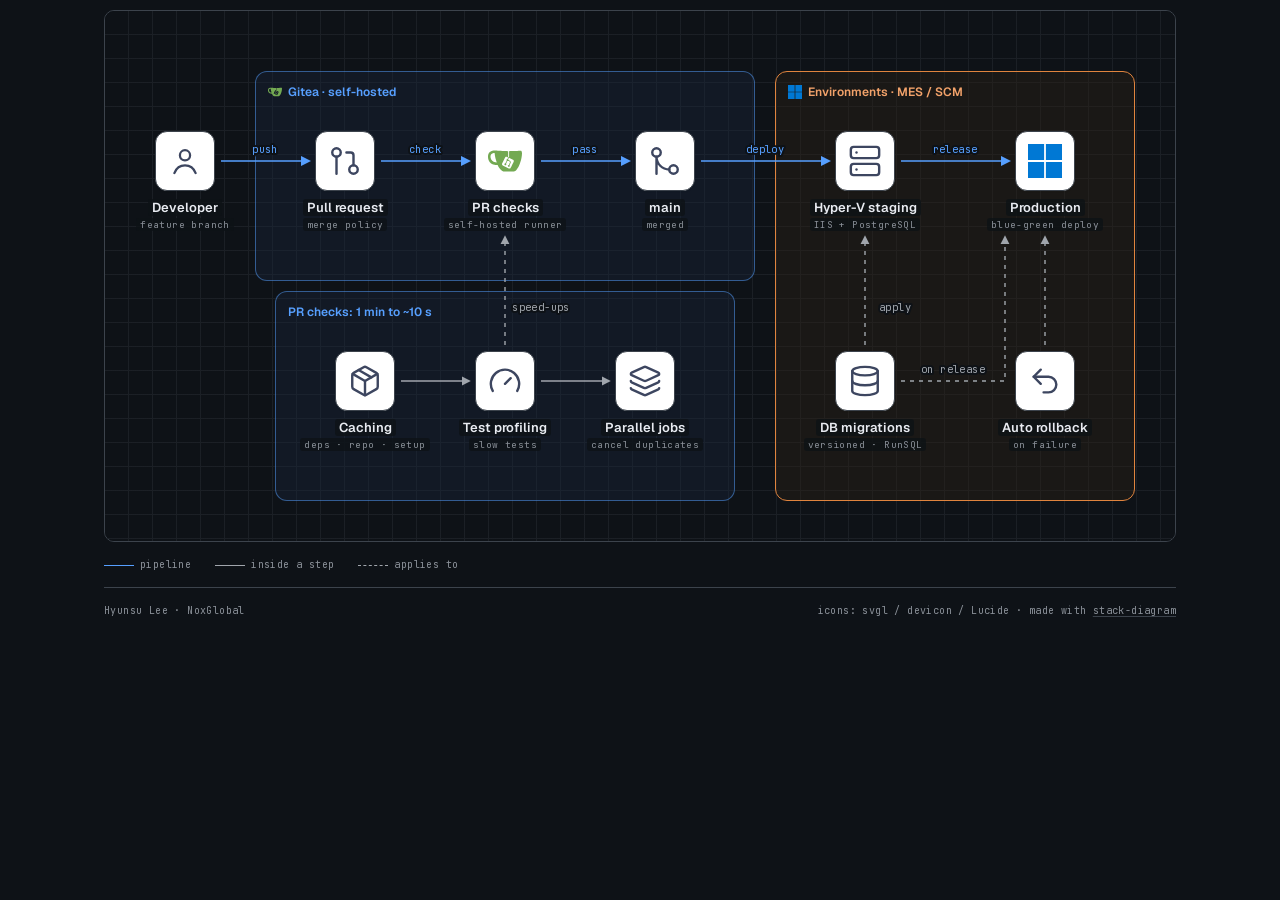
<file: work/noxglobal/diagrams/cicd.html>
<!DOCTYPE html>
<html lang="en" data-theme="dark">
<head>
<meta charset="UTF-8">
<meta name="viewport" content="width=device-width, initial-scale=1.0">
<title>CI/CD pipeline</title>
<style>
/* engineered-paper theme (cool near-white, one accent, mono labels)
 * All colors/fonts flow through the :root tokens — tweak tokens, not scattered values. */
:root {
  color-scheme: light;
  --color-paper:   oklch(98.5% 0.004 250);
  --color-paper-2: oklch(96.5% 0.005 252);
  --color-rule:    oklch(93% 0.007 255);    /* graph-paper grid */
  --color-rule-2:  oklch(83% 0.011 255);    /* hairline borders */
  --color-muted:   oklch(56% 0.013 255);
  --color-neutral: oklch(46% 0.015 255);    /* neutral edges */
  --color-ink-2:   oklch(34% 0.018 257);
  --color-ink:     oklch(24% 0.020 258);
  --color-accent:  oklch(58% 0.20 256);     /* primary-flow edges, one signal color */
  --color-graphite:oklch(24% 0.018 260);    /* dark tile for white/light logos */
  /* group palette A — warm vendor (e.g. Cloudflare/AWS orange). Retune hue per vendor. */
  --color-g1:      oklch(68% 0.15 55);
  --color-g1-soft: oklch(78% 0.12 55);
  --color-g1-ink:  oklch(52% 0.14 50);
  --color-g1-tint: oklch(96.5% 0.015 60 / .5);
  /* group palette B — accent-family (repo/tooling groups) */
  --color-accent-soft: oklch(58% 0.20 256 / .45);
  --color-accent-tint: oklch(97% 0.012 256 / .5);
  /* JP glyphs: name JP faces explicitly — bare sans-serif fallback on Linux picks Chinese-variant CJK */
  --font-display: "Geist", "Hiragino Sans", "Yu Gothic UI", "Noto Sans CJK JP", "Noto Sans JP", ui-sans-serif, system-ui, sans-serif;
  --font-body: "Hiragino Sans", "Yu Gothic UI", "Noto Sans CJK JP", "Noto Sans JP", ui-sans-serif, system-ui, sans-serif;
  --font-mono: "JetBrains Mono", ui-monospace, "SF Mono", Menlo, monospace;
  --space-xs: 4px; --space-sm: 8px; --space-md: 16px; --space-lg: 24px; --space-xl: 40px; --space-2xl: 64px;
  --radius-card: 10px; --radius-tile: 12px;
  /* translucent veil behind node label text: matches paper on plain canvas, blends into
     group tints instead of punching an off-color rectangle through them */
  --color-veil: oklch(98.5% 0.004 250 / .78);
}
/* Dark variant: set data-theme="dark" on <html>. Tiles stay white — brand logos are drawn
   for light grounds. Everything (arrowheads via context-stroke, legend via border-color)
   follows the tokens, so toggling the attribute is all it takes. */
[data-theme="dark"] {
  color-scheme: dark;
  --color-paper:   oklch(18% 0.012 255);
  --color-paper-2: oklch(22% 0.014 255);
  --color-rule:    oklch(24% 0.013 255);
  --color-rule-2:  oklch(38% 0.018 255);
  --color-muted:   oklch(65% 0.014 255);
  --color-neutral: oklch(72% 0.012 255);
  --color-ink-2:   oklch(85% 0.010 255);
  --color-ink:     oklch(94% 0.008 255);
  --color-accent:  oklch(70% 0.16 256);
  --color-graphite:oklch(31% 0.020 260);
  --color-g1:      oklch(70% 0.14 55);
  --color-g1-soft: oklch(58% 0.11 55);
  --color-g1-ink:  oklch(78% 0.12 55);
  --color-g1-tint: oklch(26% 0.030 60 / .40);
  --color-accent-soft: oklch(70% 0.16 256 / .5);
  --color-accent-tint: oklch(28% 0.045 256 / .35);
  --color-veil: oklch(18% 0.012 255 / .78);
}
@font-face { font-family:"Geist"; font-style:normal; font-weight:100 900; font-display:swap;
  src:url([data-uri]) format("woff2"); }
@font-face { font-family:"JetBrains Mono"; font-style:normal; font-weight:100 800; font-display:swap;
  src:url([data-uri]) format("woff2"); }
/* JetBrains Mono reads cramped at 9.5–11px; open every mono label slightly */
.kicker, .node .role, .el, .legend, .foot { letter-spacing: 0.04em; }
* { margin:0; padding:0; box-sizing:border-box; }
html, body { overflow-x: clip; }
body { background: var(--color-paper); color: var(--color-ink); font-family: var(--font-body); padding: 10px; }
.page { width: fit-content; max-width: 100%; margin: 0 auto; }

.head { display:grid; grid-template-columns: 1fr auto; gap: var(--space-lg); align-items:end;
  padding-bottom: var(--space-md); border-bottom: 1px solid var(--color-rule-2); margin-bottom: var(--space-lg); }
.kicker { font-family: var(--font-mono); font-size: 11px;
  color: var(--color-accent); margin-bottom: var(--space-sm); }
h1 { font-family: var(--font-display); font-weight: 700; font-size: clamp(22px, 4vw, 30px);
  letter-spacing: -0.005em; line-height: 1.2; }
.lede { max-width: 300px; font-size: 12px; line-height: 1.7; color: var(--color-neutral); padding-bottom: 2px; }
@media (max-width: 680px) { .head { grid-template-columns: 1fr; align-items:start; } .lede { max-width:none; } }

.scroller { overflow-x: auto; border: 1px solid var(--color-rule-2); border-radius: var(--radius-card); }
/* CANVAS SIZE: set width/height here AND on svg.edges AND its viewBox — keep the three in sync */
.canvas { position: relative; width: 1070px; height: 530px; background: var(--color-paper);
  background-image:
    linear-gradient(var(--color-rule) 1px, transparent 1px),
    linear-gradient(90deg, var(--color-rule) 1px, transparent 1px);
  background-size: 24px 24px; background-position: -1px -1px; }

.group { position:absolute; border-radius: var(--radius-tile); }
/* group labels are names like node names (display font), written in the brand's own case.
   They sit inside the top-left corner, so the border stays unbroken and needs no mask */
.g-label { position:absolute; top:12px; left:12px; display:flex; align-items:center; gap:6px;
  font-family: var(--font-display); font-size: 12px; font-weight: 600;
  color: var(--color-neutral); white-space: nowrap; }
.g-label img { width: 14px; height: 14px; }
/* group labels sit on the group's tint, not on a white tile: in the dark theme swap in the brand's own
   dark-theme logo (lt/dk pair), or give a mark with black parts a white plate */
.g-label img.dk, .tile img.dk { display:none; }
[data-theme="dark"] .g-label img.lt, [data-theme="dark"] .tile img.lt { display:none; }
[data-theme="dark"] .g-label img.dk, [data-theme="dark"] .tile img.dk { display:block; }
[data-theme="dark"] .g-label img.plate { background:#fff; border-radius:3px; padding:2px; width:18px; height:18px; }
.group.ga { border:1.5px solid var(--color-g1); background: var(--color-g1-tint); }
.group.ga-nested { border:1.5px dashed var(--color-g1-soft); }
.group.gb { border:1.5px solid var(--color-accent-soft); background: var(--color-accent-tint); }
.group.ga > .g-label, .group.ga-nested > .g-label { color: var(--color-g1-ink); }
.group.gb > .g-label { color: var(--color-accent); }
.group.aws { border:1.5px solid var(--color-ink); border-radius:0; }
.group.aws > .g-label { top:-1.5px; left:-1.5px; gap:8px; color: var(--color-ink); }
.group.aws > .g-label img { width:30px; height:30px; }
.group.aws.az > .g-label { top:8px; left:12px; }
.group.aws.region, .group.aws.az { border-color:#00A4A6; border-style:dashed; }
.group.aws.vpc { border-color:#8C4FFF; }
.group.aws.private { border-color:#00A4A6; }
.group.aws.public { border-color:#7AA116; }
.group.gcp { border:1.5px solid #4285F4; border-radius:6px; }
.group.azure { border:1.5px solid #0078D4; border-radius:6px; }
.group.gcp > .g-label, .group.azure > .g-label { gap:8px; color: var(--color-ink); }
.group.gcp > .g-label img, .group.azure > .g-label img { width:20px; height:20px; }
.group.gcp.region, .group.azure.region { border-color: var(--color-rule-2); background: var(--color-paper-2); }
.group.gcp.vpc { border:1.5px dashed var(--color-ink-2); }
.group.gcp.subnet { border:1px dashed var(--color-neutral); }
.group.gcp.zone { border-color:#34A853; }
.group.azure.rg { border:1.5px dashed #0096D7; }
.group.azure.vnet { border:1.5px solid #A4CBFB; }
.group.azure.subnet { border:1px solid #A4CBFB; }
.group.azure.zone { border-color:#FFD965; }

.node { position:absolute; width:132px; text-align:center; }
.tile { width:60px; height:60px; margin:0 auto; border-radius: var(--radius-tile);
  background:#fff; border:1px solid var(--color-rule-2); display:grid; place-items:center;
  box-shadow: 0 1px 2px oklch(24% 0.02 258 / 0.05); transition: border-color .15s cubic-bezier(0.16,1,0.3,1); }
.node:hover .tile { border-color: var(--color-accent); }
.tile img { width:34px; height:34px; object-fit:contain; }
.tile.wide img { width:44px; }                       /* wide-aspect logos */
.tile.dark { background: var(--color-graphite); border-color: var(--color-graphite); }  /* white/light logos */
.tile.bare { background:none; border:none; box-shadow:none; }
.tile.bare img { width:60px; height:60px; }
.tile.bare.res img { width:44px; height:44px; }
.node .name { font-family: var(--font-display); font-weight:600; font-size:13px; margin-top: var(--space-sm); letter-spacing:0; }
.node .role { font-family: var(--font-mono); font-size:9.5px; color: var(--color-muted); margin-top:2px; }
/* veil behind label spans: crossing edges/grid fade behind text; translucent so it
   blends into group tints (a solid paper rectangle looks pasted-on inside tinted groups) */
.node .name span, .node .role span { background: var(--color-veil); backdrop-filter: blur(1.5px);
  padding: 0 var(--space-xs); border-radius: 3px; -webkit-box-decoration-break: clone; box-decoration-break: clone; }

svg.edges { position:absolute; inset:0; width:1070px; height:530px; pointer-events:none; }
.e  { stroke: var(--color-accent); stroke-width:1.6; fill:none; }   /* primary flow */
.n  { stroke: var(--color-neutral); stroke-width:1.4; fill:none; }  /* internal */
path.aws { stroke: var(--color-ink); stroke-width:1.6; fill:none; }
.dash { stroke-dasharray:4 5; }                                     /* dev / deploy */
.el { font-family: var(--font-mono); font-size:10.5px; fill: var(--color-neutral);
  paint-order: stroke; stroke: var(--color-paper); stroke-width:4px; stroke-linejoin:round; }  /* halo */
.el.a { fill: var(--color-accent); }

.legend { display:flex; gap: var(--space-lg); align-items:center; margin-top: var(--space-md);
  font-family: var(--font-mono); font-size:10px; color: var(--color-muted); flex-wrap:wrap; }
.legend .sw { display:inline-block; width:30px; vertical-align:middle; margin-right:6px;
  border-top:1.6px solid var(--color-accent); }
.legend .sw.n { border-color: var(--color-neutral); border-top-width:1.4px; }
.legend .sw.dash { border-top-style: dashed; }

.foot { margin-top: var(--space-md); padding-top: var(--space-md); border-top: 1px solid var(--color-rule-2);
  display:flex; justify-content:space-between; gap: var(--space-md); flex-wrap:wrap;
  font-family: var(--font-mono); font-size:10px; color: var(--color-muted); }
.foot a { color: inherit; text-decoration-color: var(--color-rule-2); text-underline-offset: 2px; }
.foot a:hover { color: var(--color-accent); }
</style>
</head>
<body>
<div class="page">

  

  <div class="scroller">
  <div class="canvas">

    <!-- GROUPS ============================================================ -->
<div class="group gb" style="left:150px; top:60px; width:500px; height:210px;"><div class="g-label"><img src="[data-uri]" alt="">Gitea · self-hosted</div></div>
<div class="group gb" style="left:170px; top:280px; width:460px; height:210px;"><div class="g-label">PR checks: 1 min to ~10 s</div></div>
<div class="group ga" style="left:670px; top:60px; width:360px; height:430px;"><div class="g-label"><img src="[data-uri]" alt="">Environments · MES / SCM</div></div>

    <!-- EDGES ============================================================= -->
    <svg class="edges" viewBox="0 0 1070 530" aria-hidden="true">
      <defs>
        <!-- context-stroke inherits the line's color, so theme switches (incl. dark)
             recolor arrowheads automatically. #open is for AWS diagrams -->
        <marker id="ar" viewBox="0 0 10 10" refX="8" refY="5" markerWidth="6.5" markerHeight="6.5" orient="auto-start-reverse">
          <path d="M0 0 L10 5 L0 10 z" fill="context-stroke"/>
        </marker>
        <marker id="open" viewBox="0 0 10 10" refX="9" refY="5" markerWidth="6.5" markerHeight="6.5" orient="auto-start-reverse">
          <path d="M1 1 L9 5 L1 9" fill="none" stroke="context-stroke" stroke-width="1.5"/>
        </marker>
      </defs>
<path class="e" d="M116 150 H204" marker-end="url(#ar)"/>
<text class="el a" x="160" y="142" text-anchor="middle">push</text>
<path class="e" d="M276 150 H364" marker-end="url(#ar)"/>
<text class="el a" x="320" y="142" text-anchor="middle">check</text>
<path class="e" d="M436 150 H524" marker-end="url(#ar)"/>
<text class="el a" x="480" y="142" text-anchor="middle">pass</text>
<path class="e" d="M596 150 H724" marker-end="url(#ar)"/>
<text class="el a" x="660" y="142" text-anchor="middle">deploy</text>
<path class="e" d="M796 150 H904" marker-end="url(#ar)"/>
<text class="el a" x="850" y="142" text-anchor="middle">release</text>
<path class="n" d="M296 370 H364" marker-end="url(#ar)"/>
<path class="n" d="M436 370 H504" marker-end="url(#ar)"/>
<path class="n dash" d="M400 334 V226" marker-end="url(#ar)"/>
<text class="el" x="436" y="300" text-anchor="middle">speed-ups</text>
<path class="n dash" d="M760 334 V226" marker-end="url(#ar)"/>
<text class="el" x="790" y="300" text-anchor="middle">apply</text>
<path class="n dash" d="M796 370 H900 V226" marker-end="url(#ar)"/>
<text class="el" x="848" y="362" text-anchor="middle">on release</text>
<path class="n dash" d="M940 334 V226" marker-end="url(#ar)"/>
    </svg>

    <!-- NODES ============================================================= -->
<div class="node" style="left:14px;top:120px"><div class="tile "><img src="[data-uri]" alt=""></div><div class="name"><span>Developer</span></div><div class="role"><span>feature branch</span></div></div>
<div class="node" style="left:174px;top:120px"><div class="tile "><img src="[data-uri]" alt=""></div><div class="name"><span>Pull request</span></div><div class="role"><span>merge policy</span></div></div>
<div class="node" style="left:334px;top:120px"><div class="tile "><img src="[data-uri]" alt=""></div><div class="name"><span>PR checks</span></div><div class="role"><span>self-hosted runner</span></div></div>
<div class="node" style="left:494px;top:120px"><div class="tile "><img src="[data-uri]" alt=""></div><div class="name"><span>main</span></div><div class="role"><span>merged</span></div></div>
<div class="node" style="left:694px;top:120px"><div class="tile "><img src="[data-uri]" alt=""></div><div class="name"><span>Hyper-V staging</span></div><div class="role"><span>IIS + PostgreSQL</span></div></div>
<div class="node" style="left:874px;top:120px"><div class="tile "><img src="[data-uri]" alt=""></div><div class="name"><span>Production</span></div><div class="role"><span>blue-green deploy</span></div></div>
<div class="node" style="left:194px;top:340px"><div class="tile "><img src="[data-uri]" alt=""></div><div class="name"><span>Caching</span></div><div class="role"><span>deps · repo · setup</span></div></div>
<div class="node" style="left:334px;top:340px"><div class="tile "><img src="[data-uri]" alt=""></div><div class="name"><span>Test profiling</span></div><div class="role"><span>slow tests</span></div></div>
<div class="node" style="left:474px;top:340px"><div class="tile "><img src="[data-uri]" alt=""></div><div class="name"><span>Parallel jobs</span></div><div class="role"><span>cancel duplicates</span></div></div>
<div class="node" style="left:694px;top:340px"><div class="tile "><img src="[data-uri]" alt=""></div><div class="name"><span>DB migrations</span></div><div class="role"><span>versioned · RunSQL</span></div></div>
<div class="node" style="left:874px;top:340px"><div class="tile "><img src="[data-uri]" alt=""></div><div class="name"><span>Auto rollback</span></div><div class="role"><span>on failure</span></div></div>
  </div>
  </div>

  <div class="legend"><span><span class="sw"></span>pipeline</span><span><span class="sw n"></span>inside a step</span><span><span class="sw n dash"></span>applies to</span></div>

  <div class="foot">
    <span>Hyunsu Lee · NoxGlobal</span>
    <span>icons: svgl / devicon / Lucide · made with <a href="https://github.com/caru-ini/stack-diagram" target="_blank" rel="noopener">stack-diagram</a></span>
  </div>

</div>
</body>
</html>
</file>
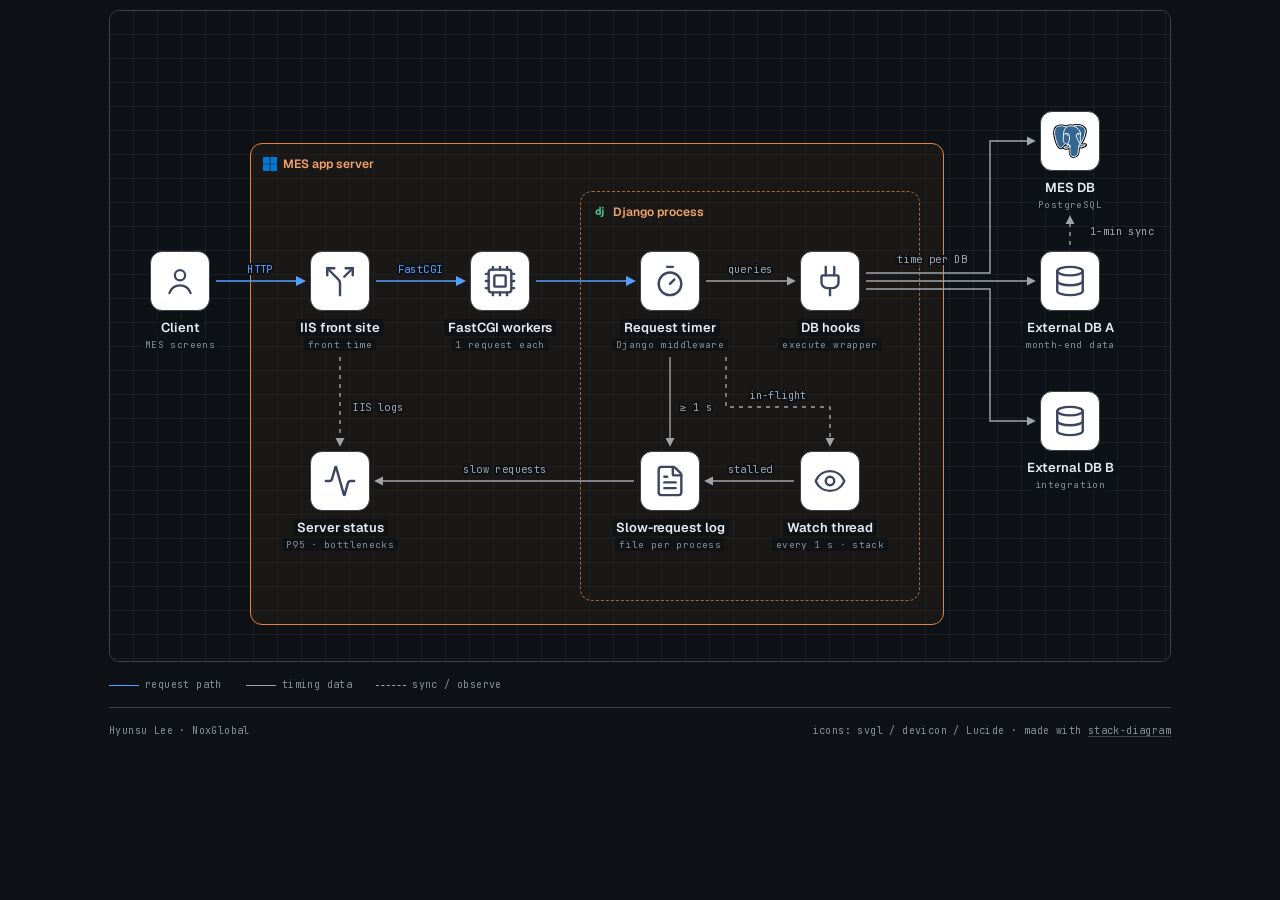
<file: work/noxglobal/diagrams/tracing.html>
<!DOCTYPE html>
<html lang="en" data-theme="dark">
<head>
<meta charset="UTF-8">
<meta name="viewport" content="width=device-width, initial-scale=1.0">
<title>Per-request tracing</title>
<style>
/* engineered-paper theme (cool near-white, one accent, mono labels)
 * All colors/fonts flow through the :root tokens — tweak tokens, not scattered values. */
:root {
  color-scheme: light;
  --color-paper:   oklch(98.5% 0.004 250);
  --color-paper-2: oklch(96.5% 0.005 252);
  --color-rule:    oklch(93% 0.007 255);    /* graph-paper grid */
  --color-rule-2:  oklch(83% 0.011 255);    /* hairline borders */
  --color-muted:   oklch(56% 0.013 255);
  --color-neutral: oklch(46% 0.015 255);    /* neutral edges */
  --color-ink-2:   oklch(34% 0.018 257);
  --color-ink:     oklch(24% 0.020 258);
  --color-accent:  oklch(58% 0.20 256);     /* primary-flow edges, one signal color */
  --color-graphite:oklch(24% 0.018 260);    /* dark tile for white/light logos */
  /* group palette A — warm vendor (e.g. Cloudflare/AWS orange). Retune hue per vendor. */
  --color-g1:      oklch(68% 0.15 55);
  --color-g1-soft: oklch(78% 0.12 55);
  --color-g1-ink:  oklch(52% 0.14 50);
  --color-g1-tint: oklch(96.5% 0.015 60 / .5);
  /* group palette B — accent-family (repo/tooling groups) */
  --color-accent-soft: oklch(58% 0.20 256 / .45);
  --color-accent-tint: oklch(97% 0.012 256 / .5);
  /* JP glyphs: name JP faces explicitly — bare sans-serif fallback on Linux picks Chinese-variant CJK */
  --font-display: "Geist", "Hiragino Sans", "Yu Gothic UI", "Noto Sans CJK JP", "Noto Sans JP", ui-sans-serif, system-ui, sans-serif;
  --font-body: "Hiragino Sans", "Yu Gothic UI", "Noto Sans CJK JP", "Noto Sans JP", ui-sans-serif, system-ui, sans-serif;
  --font-mono: "JetBrains Mono", ui-monospace, "SF Mono", Menlo, monospace;
  --space-xs: 4px; --space-sm: 8px; --space-md: 16px; --space-lg: 24px; --space-xl: 40px; --space-2xl: 64px;
  --radius-card: 10px; --radius-tile: 12px;
  /* translucent veil behind node label text: matches paper on plain canvas, blends into
     group tints instead of punching an off-color rectangle through them */
  --color-veil: oklch(98.5% 0.004 250 / .78);
}
/* Dark variant: set data-theme="dark" on <html>. Tiles stay white — brand logos are drawn
   for light grounds. Everything (arrowheads via context-stroke, legend via border-color)
   follows the tokens, so toggling the attribute is all it takes. */
[data-theme="dark"] {
  color-scheme: dark;
  --color-paper:   oklch(18% 0.012 255);
  --color-paper-2: oklch(22% 0.014 255);
  --color-rule:    oklch(24% 0.013 255);
  --color-rule-2:  oklch(38% 0.018 255);
  --color-muted:   oklch(65% 0.014 255);
  --color-neutral: oklch(72% 0.012 255);
  --color-ink-2:   oklch(85% 0.010 255);
  --color-ink:     oklch(94% 0.008 255);
  --color-accent:  oklch(70% 0.16 256);
  --color-graphite:oklch(31% 0.020 260);
  --color-g1:      oklch(70% 0.14 55);
  --color-g1-soft: oklch(58% 0.11 55);
  --color-g1-ink:  oklch(78% 0.12 55);
  --color-g1-tint: oklch(26% 0.030 60 / .40);
  --color-accent-soft: oklch(70% 0.16 256 / .5);
  --color-accent-tint: oklch(28% 0.045 256 / .35);
  --color-veil: oklch(18% 0.012 255 / .78);
}
@font-face { font-family:"Geist"; font-style:normal; font-weight:100 900; font-display:swap;
  src:url([data-uri]) format("woff2"); }
@font-face { font-family:"JetBrains Mono"; font-style:normal; font-weight:100 800; font-display:swap;
  src:url([data-uri]) format("woff2"); }
/* JetBrains Mono reads cramped at 9.5–11px; open every mono label slightly */
.kicker, .node .role, .el, .legend, .foot { letter-spacing: 0.04em; }
* { margin:0; padding:0; box-sizing:border-box; }
html, body { overflow-x: clip; }
body { background: var(--color-paper); color: var(--color-ink); font-family: var(--font-body); padding: 10px; }
.page { width: fit-content; max-width: 100%; margin: 0 auto; }

.head { display:grid; grid-template-columns: 1fr auto; gap: var(--space-lg); align-items:end;
  padding-bottom: var(--space-md); border-bottom: 1px solid var(--color-rule-2); margin-bottom: var(--space-lg); }
.kicker { font-family: var(--font-mono); font-size: 11px;
  color: var(--color-accent); margin-bottom: var(--space-sm); }
h1 { font-family: var(--font-display); font-weight: 700; font-size: clamp(22px, 4vw, 30px);
  letter-spacing: -0.005em; line-height: 1.2; }
.lede { max-width: 300px; font-size: 12px; line-height: 1.7; color: var(--color-neutral); padding-bottom: 2px; }
@media (max-width: 680px) { .head { grid-template-columns: 1fr; align-items:start; } .lede { max-width:none; } }

.scroller { overflow-x: auto; border: 1px solid var(--color-rule-2); border-radius: var(--radius-card); }
/* CANVAS SIZE: set width/height here AND on svg.edges AND its viewBox — keep the three in sync */
.canvas { position: relative; width: 1060px; height: 650px; background: var(--color-paper);
  background-image:
    linear-gradient(var(--color-rule) 1px, transparent 1px),
    linear-gradient(90deg, var(--color-rule) 1px, transparent 1px);
  background-size: 24px 24px; background-position: -1px -1px; }

.group { position:absolute; border-radius: var(--radius-tile); }
/* group labels are names like node names (display font), written in the brand's own case.
   They sit inside the top-left corner, so the border stays unbroken and needs no mask */
.g-label { position:absolute; top:12px; left:12px; display:flex; align-items:center; gap:6px;
  font-family: var(--font-display); font-size: 12px; font-weight: 600;
  color: var(--color-neutral); white-space: nowrap; }
.g-label img { width: 14px; height: 14px; }
/* group labels sit on the group's tint, not on a white tile: in the dark theme swap in the brand's own
   dark-theme logo (lt/dk pair), or give a mark with black parts a white plate */
.g-label img.dk, .tile img.dk { display:none; }
[data-theme="dark"] .g-label img.lt, [data-theme="dark"] .tile img.lt { display:none; }
[data-theme="dark"] .g-label img.dk, [data-theme="dark"] .tile img.dk { display:block; }
[data-theme="dark"] .g-label img.plate { background:#fff; border-radius:3px; padding:2px; width:18px; height:18px; }
.group.ga { border:1.5px solid var(--color-g1); background: var(--color-g1-tint); }
.group.ga-nested { border:1.5px dashed var(--color-g1-soft); }
.group.gb { border:1.5px solid var(--color-accent-soft); background: var(--color-accent-tint); }
.group.ga > .g-label, .group.ga-nested > .g-label { color: var(--color-g1-ink); }
.group.gb > .g-label { color: var(--color-accent); }
.group.aws { border:1.5px solid var(--color-ink); border-radius:0; }
.group.aws > .g-label { top:-1.5px; left:-1.5px; gap:8px; color: var(--color-ink); }
.group.aws > .g-label img { width:30px; height:30px; }
.group.aws.az > .g-label { top:8px; left:12px; }
.group.aws.region, .group.aws.az { border-color:#00A4A6; border-style:dashed; }
.group.aws.vpc { border-color:#8C4FFF; }
.group.aws.private { border-color:#00A4A6; }
.group.aws.public { border-color:#7AA116; }
.group.gcp { border:1.5px solid #4285F4; border-radius:6px; }
.group.azure { border:1.5px solid #0078D4; border-radius:6px; }
.group.gcp > .g-label, .group.azure > .g-label { gap:8px; color: var(--color-ink); }
.group.gcp > .g-label img, .group.azure > .g-label img { width:20px; height:20px; }
.group.gcp.region, .group.azure.region { border-color: var(--color-rule-2); background: var(--color-paper-2); }
.group.gcp.vpc { border:1.5px dashed var(--color-ink-2); }
.group.gcp.subnet { border:1px dashed var(--color-neutral); }
.group.gcp.zone { border-color:#34A853; }
.group.azure.rg { border:1.5px dashed #0096D7; }
.group.azure.vnet { border:1.5px solid #A4CBFB; }
.group.azure.subnet { border:1px solid #A4CBFB; }
.group.azure.zone { border-color:#FFD965; }

.node { position:absolute; width:132px; text-align:center; }
.tile { width:60px; height:60px; margin:0 auto; border-radius: var(--radius-tile);
  background:#fff; border:1px solid var(--color-rule-2); display:grid; place-items:center;
  box-shadow: 0 1px 2px oklch(24% 0.02 258 / 0.05); transition: border-color .15s cubic-bezier(0.16,1,0.3,1); }
.node:hover .tile { border-color: var(--color-accent); }
.tile img { width:34px; height:34px; object-fit:contain; }
.tile.wide img { width:44px; }                       /* wide-aspect logos */
.tile.dark { background: var(--color-graphite); border-color: var(--color-graphite); }  /* white/light logos */
.tile.bare { background:none; border:none; box-shadow:none; }
.tile.bare img { width:60px; height:60px; }
.tile.bare.res img { width:44px; height:44px; }
.node .name { font-family: var(--font-display); font-weight:600; font-size:13px; margin-top: var(--space-sm); letter-spacing:0; }
.node .role { font-family: var(--font-mono); font-size:9.5px; color: var(--color-muted); margin-top:2px; }
/* veil behind label spans: crossing edges/grid fade behind text; translucent so it
   blends into group tints (a solid paper rectangle looks pasted-on inside tinted groups) */
.node .name span, .node .role span { background: var(--color-veil); backdrop-filter: blur(1.5px);
  padding: 0 var(--space-xs); border-radius: 3px; -webkit-box-decoration-break: clone; box-decoration-break: clone; }

svg.edges { position:absolute; inset:0; width:1060px; height:650px; pointer-events:none; }
.e  { stroke: var(--color-accent); stroke-width:1.6; fill:none; }   /* primary flow */
.n  { stroke: var(--color-neutral); stroke-width:1.4; fill:none; }  /* internal */
path.aws { stroke: var(--color-ink); stroke-width:1.6; fill:none; }
.dash { stroke-dasharray:4 5; }                                     /* dev / deploy */
.el { font-family: var(--font-mono); font-size:10.5px; fill: var(--color-neutral);
  paint-order: stroke; stroke: var(--color-paper); stroke-width:4px; stroke-linejoin:round; }  /* halo */
.el.a { fill: var(--color-accent); }

.legend { display:flex; gap: var(--space-lg); align-items:center; margin-top: var(--space-md);
  font-family: var(--font-mono); font-size:10px; color: var(--color-muted); flex-wrap:wrap; }
.legend .sw { display:inline-block; width:30px; vertical-align:middle; margin-right:6px;
  border-top:1.6px solid var(--color-accent); }
.legend .sw.n { border-color: var(--color-neutral); border-top-width:1.4px; }
.legend .sw.dash { border-top-style: dashed; }

.foot { margin-top: var(--space-md); padding-top: var(--space-md); border-top: 1px solid var(--color-rule-2);
  display:flex; justify-content:space-between; gap: var(--space-md); flex-wrap:wrap;
  font-family: var(--font-mono); font-size:10px; color: var(--color-muted); }
.foot a { color: inherit; text-decoration-color: var(--color-rule-2); text-underline-offset: 2px; }
.foot a:hover { color: var(--color-accent); }
</style>
</head>
<body>
<div class="page">

  

  <div class="scroller">
  <div class="canvas">

    <!-- GROUPS ============================================================ -->
<div class="group ga" style="left:140px; top:132px; width:694px; height:482px;"><div class="g-label"><img src="[data-uri]" alt="">MES app server</div></div>
<div class="group ga-nested" style="left:470px; top:180px; width:340px; height:410px;"><div class="g-label"><img src="[data-uri]" alt="">Django process</div></div>

    <!-- EDGES ============================================================= -->
    <svg class="edges" viewBox="0 0 1060 650" aria-hidden="true">
      <defs>
        <!-- context-stroke inherits the line's color, so theme switches (incl. dark)
             recolor arrowheads automatically. #open is for AWS diagrams -->
        <marker id="ar" viewBox="0 0 10 10" refX="8" refY="5" markerWidth="6.5" markerHeight="6.5" orient="auto-start-reverse">
          <path d="M0 0 L10 5 L0 10 z" fill="context-stroke"/>
        </marker>
        <marker id="open" viewBox="0 0 10 10" refX="9" refY="5" markerWidth="6.5" markerHeight="6.5" orient="auto-start-reverse">
          <path d="M1 1 L9 5 L1 9" fill="none" stroke="context-stroke" stroke-width="1.5"/>
        </marker>
      </defs>
<path class="e" d="M106 270 H194" marker-end="url(#ar)"/>
<text class="el a" x="150" y="262" text-anchor="middle">HTTP</text>
<path class="e" d="M266 270 H354" marker-end="url(#ar)"/>
<text class="el a" x="310" y="262" text-anchor="middle">FastCGI</text>
<path class="e" d="M426 270 H524" marker-end="url(#ar)"/>
<path class="n" d="M596 270 H684" marker-end="url(#ar)"/>
<text class="el" x="640" y="262" text-anchor="middle">queries</text>
<path class="n" d="M756 262 H880 V130 H924" marker-end="url(#ar)"/>
<path class="n" d="M756 270 H924" marker-end="url(#ar)"/>
<text class="el" x="822" y="252" text-anchor="middle">time per DB</text>
<path class="n" d="M756 278 H880 V410 H924" marker-end="url(#ar)"/>
<path class="n dash" d="M960 234 V206" marker-end="url(#ar)"/>
<text class="el" x="1012" y="224" text-anchor="middle">1-min sync</text>
<path class="n" d="M560 346 V434" marker-end="url(#ar)"/>
<text class="el" x="586" y="400" text-anchor="middle">≥ 1 s</text>
<path class="n dash" d="M616 346 V396 H720 V434" marker-end="url(#ar)"/>
<text class="el" x="668" y="388" text-anchor="middle">in-flight</text>
<path class="n" d="M684 470 H596" marker-end="url(#ar)"/>
<text class="el" x="640" y="462" text-anchor="middle">stalled</text>
<path class="n" d="M524 470 H266" marker-end="url(#ar)"/>
<text class="el" x="395" y="462" text-anchor="middle">slow requests</text>
<path class="n dash" d="M230 346 V434" marker-end="url(#ar)"/>
<text class="el" x="268" y="400" text-anchor="middle">IIS logs</text>
    </svg>

    <!-- NODES ============================================================= -->
<div class="node" style="left:4px;top:240px"><div class="tile "><img src="[data-uri]" alt=""></div><div class="name"><span>Client</span></div><div class="role"><span>MES screens</span></div></div>
<div class="node" style="left:164px;top:240px"><div class="tile "><img src="[data-uri]" alt=""></div><div class="name"><span>IIS front site</span></div><div class="role"><span>front time</span></div></div>
<div class="node" style="left:324px;top:240px"><div class="tile "><img src="[data-uri]" alt=""></div><div class="name"><span>FastCGI workers</span></div><div class="role"><span>1 request each</span></div></div>
<div class="node" style="left:494px;top:240px"><div class="tile "><img src="[data-uri]" alt=""></div><div class="name"><span>Request timer</span></div><div class="role"><span>Django middleware</span></div></div>
<div class="node" style="left:654px;top:240px"><div class="tile "><img src="[data-uri]" alt=""></div><div class="name"><span>DB hooks</span></div><div class="role"><span>execute wrapper</span></div></div>
<div class="node" style="left:894px;top:100px"><div class="tile "><img src="[data-uri]" alt=""></div><div class="name"><span>MES DB</span></div><div class="role"><span>PostgreSQL</span></div></div>
<div class="node" style="left:894px;top:240px"><div class="tile "><img src="[data-uri]" alt=""></div><div class="name"><span>External DB A</span></div><div class="role"><span>month-end data</span></div></div>
<div class="node" style="left:894px;top:380px"><div class="tile "><img src="[data-uri]" alt=""></div><div class="name"><span>External DB B</span></div><div class="role"><span>integration</span></div></div>
<div class="node" style="left:494px;top:440px"><div class="tile "><img src="[data-uri]" alt=""></div><div class="name"><span>Slow-request log</span></div><div class="role"><span>file per process</span></div></div>
<div class="node" style="left:654px;top:440px"><div class="tile "><img src="[data-uri]" alt=""></div><div class="name"><span>Watch thread</span></div><div class="role"><span>every 1 s · stack</span></div></div>
<div class="node" style="left:164px;top:440px"><div class="tile "><img src="[data-uri]" alt=""></div><div class="name"><span>Server status</span></div><div class="role"><span>P95 · bottlenecks</span></div></div>
  </div>
  </div>

  <div class="legend"><span><span class="sw"></span>request path</span><span><span class="sw n"></span>timing data</span><span><span class="sw n dash"></span>sync / observe</span></div>

  <div class="foot">
    <span>Hyunsu Lee · NoxGlobal</span>
    <span>icons: svgl / devicon / Lucide · made with <a href="https://github.com/caru-ini/stack-diagram" target="_blank" rel="noopener">stack-diagram</a></span>
  </div>

</div>
</body>
</html>
</file>
<file: style.css>
@font-face{font-family:Space;src:url('assets/SpaceGrotesk.ttf') format('truetype');font-weight:300 700;font-display:swap}
@font-face{font-family:Plex;src:url('assets/IBMPlexMono-Regular.ttf') format('truetype');font-weight:400;font-display:swap}
:root{color-scheme:dark;--bg:#080d18;--ink:#e2e8df;--muted:#99aaa3;--accent:#a3d7b8;--line:#25322e;--gutter:clamp(24px,5.2vw,88px);background:var(--bg);color:var(--ink);font-family:Space,Arial,sans-serif;font-synthesis:none;scroll-behavior:smooth;scroll-padding-top:32px}
*{box-sizing:border-box}body{margin:0}a{color:inherit;text-decoration:none}button{font:inherit}a,button{-webkit-tap-highlight-color:transparent}a:focus-visible,button:focus-visible{outline:1px solid var(--accent);outline-offset:7px}::selection{background:#355749;color:#f1fff7}::-webkit-scrollbar{width:7px}::-webkit-scrollbar-track{background:var(--bg)}::-webkit-scrollbar-thumb{background:#365347;border-radius:8px}.skip{position:fixed;top:-80px;left:24px;z-index:10;padding:12px 18px;background:var(--accent);color:var(--bg)}.skip:focus{top:16px}.arrow{width:18px;height:18px;fill:none;stroke:currentColor;stroke-width:1.35;flex:none}.muted{color:var(--muted)}
.header{position:absolute;top:0;left:0;right:0;z-index:2;display:flex;justify-content:space-between;align-items:center;padding:31px var(--gutter)}.identity{display:flex;gap:13px;align-items:center;font-size:16px;letter-spacing:-.03em}.identity>svg{width:27px;height:31px;stroke:var(--accent);fill:var(--bg);stroke-width:1.2}.header nav{display:flex;gap:35px;align-items:center}.header nav a{display:flex;gap:7px;align-items:center;min-height:44px;font-size:12px;color:#bfccc5}.header a:hover{color:var(--accent)}.filetype{font:8px Plex,monospace;color:#9bafa2;border:1px solid #34483c;padding:2px 3px}
.hero{height:min(940px,100svh);min-height:690px;position:relative;isolation:isolate;border-bottom:1px solid var(--line)}#scene{position:absolute;inset:0;width:100%;height:100%;z-index:-1}.intro{position:absolute;left:var(--gutter);top:31%;width:35%;pointer-events:none}h1{font-weight:400;font-size:clamp(72px,7vw,96px);line-height:.98;letter-spacing:-.04em;margin:0 0 31px}.name-dot{color:var(--accent)}.role{font-size:clamp(17px,1.6vw,24px);line-height:1.5;letter-spacing:-.025em;margin:0;color:#b1c1b7}.profile{display:inline-flex;align-items:center;gap:16px;font:10px/1.8 Plex,monospace;color:#97b1a2;margin-top:37px;pointer-events:auto}.profile:hover{color:#d9f2e1}.profile .arrow{width:13px;height:13px}.hero-bottom{position:absolute;bottom:28px;left:var(--gutter);right:var(--gutter);display:flex;justify-content:space-between;align-items:center}.explore{font:10px Plex,monospace;display:flex;align-items:center;gap:14px;color:#becdc2;min-height:44px}.small-line{width:27px;height:1px;background:var(--accent)}.explore .arrow{margin-left:6px;width:15px;height:15px;transition:transform .25s}.explore:hover .arrow{transform:translateY(4px)}.motion{display:grid;place-items:center;width:38px;height:38px;border:1px solid #2c4035;border-radius:50%;background:transparent;color:#9eb5a6;cursor:pointer}.motion:hover{color:#d8eade;border-color:#718d7b}.motion svg{width:17px;height:17px;fill:none;stroke:currentColor;stroke-width:1.3}
.section{padding-left:var(--gutter);padding-right:var(--gutter)}.work{padding-top:112px;padding-bottom:87px}.section-heading{display:flex;align-items:baseline;justify-content:space-between;gap:20px;margin-bottom:43px}.section-heading h2{font-size:clamp(32px,3.9vw,54px);line-height:1.15;letter-spacing:-.04em;font-weight:400;margin:0}.punctuation{color:var(--accent)}.section-note{font:10px/1.7 Plex,monospace;color:var(--muted)}.project{display:grid;grid-template-columns:60px minmax(0,1fr) minmax(180px,25%) 112px;align-items:center;gap:20px;border-top:1px solid var(--line);padding:31px 0;transition:background .25s,color .25s}.project:last-child{border-bottom:1px solid var(--line)}.branch-mark{width:30px;height:39px;stroke:#688776;stroke-width:1.2;fill:var(--bg);transition:stroke .25s}.project-name{min-width:0}.project-name h3{font-size:clamp(22px,2.25vw,33px);letter-spacing:-.04em;font-weight:400;line-height:1.3;margin:0 0 7px;overflow-wrap:anywhere}.project-name>span{font-size:12px;color:var(--muted)}.variant{font-size:.58em;color:#a4b3ab;letter-spacing:-.025em}.project-tech{font:10px/1.8 Plex,monospace;color:#99aca0}.project-link{display:flex;gap:17px;justify-content:flex-end;align-items:center;font:10px Plex,monospace;color:#bac9bf;white-space:nowrap}.project-link .arrow{width:18px;height:18px;transition:transform .25s}.project:hover,.project:focus-visible{color:var(--project);background:#0a1211}.project:hover .branch-mark,.project:focus-visible .branch-mark{stroke:var(--project)}.project:hover .project-link .arrow{transform:translate(3px,-3px)}
.experience{display:flex;justify-content:space-between;gap:25px;margin-top:56px}.experience>div{display:flex;flex-direction:column;gap:15px}.experience-label{font:10px Plex,monospace;color:var(--muted)}.company{font-size:19px;letter-spacing:-.025em}.company span{margin-left:15px;font-size:12px;color:#a2b4a7}.experience-right{align-items:flex-end;font:10px/1.8 Plex,monospace;color:#97aca0}.experience-right a{display:flex;gap:13px;align-items:center;color:#c2d9c8}.experience-right .arrow{width:13px;height:13px}.experience-right a:hover{color:var(--accent)}
.footer{border-top:1px solid var(--line);padding-top:62px;padding-bottom:29px;background:#101624}.contact{display:flex;flex-direction:column;gap:20px}.contact>span{font:10px Plex,monospace;color:#a3b8ab}.contact>a{display:flex;gap:29px;align-items:center;font-size:clamp(22px,3.2vw,44px);letter-spacing:-.035em;width:fit-content;overflow-wrap:anywhere}.contact>a>.arrow{width:27px;height:27px}.contact>a:hover{color:var(--accent)}.footer-bottom{display:grid;grid-template-columns:1fr auto auto;gap:38px;margin-top:78px;font:9px/1.6 Plex,monospace;color:#9db0a4}.footer-bottom a{display:flex;align-items:center;gap:10px}.footer-bottom .arrow{width:12px;height:12px}.footer-bottom a:hover{color:#d2e8d8}
@media(min-width:1700px){.section{padding-left:max(var(--gutter),calc((100vw - 1520px)/2));padding-right:max(var(--gutter),calc((100vw - 1520px)/2))}}
@media(max-width:1000px){.project{grid-template-columns:40px minmax(0,1fr) 100px;gap:18px}.project-tech{display:none}.project-name h3{font-size:27px}.intro{top:34%}.profile{font-size:9px;gap:8px}.header nav{gap:24px}}
@media(max-width:700px){:root{scroll-padding-top:20px}.header{padding-top:18px}.identity{font-size:13px;gap:9px}.identity>svg{width:23px}.header nav{gap:18px}.header nav a{font-size:10px}.header nav a:last-child{display:none}.filetype{display:none}.hero{height:830px;height:100svh;min-height:730px;max-height:1000px}#scene{top:150px;height:calc(100% - 190px)}.intro{top:115px;width:auto;right:var(--gutter);display:grid;grid-template-columns:1fr auto;align-items:end}.intro h1{font-size:48px;line-height:.98;letter-spacing:-.04em;margin:0}.intro h1 br{display:block}.role{font-size:11px;line-height:1.6;margin:0 0 3px;text-align:right;letter-spacing:0}.profile{grid-column:1/-1;margin-top:16px;font-size:8px}.hero-bottom{bottom:19px}.explore{font-size:9px;gap:10px}.small-line{width:18px}.motion{width:34px;height:34px}.work{padding-top:67px;padding-bottom:50px}.section-heading{display:block;margin-bottom:29px}.section-heading h2{font-size:34px;margin-bottom:14px}.section-note{font-size:9px}.project{grid-template-columns:25px minmax(0,1fr) 25px;padding:26px 0;gap:14px}.branch-mark{width:23px;height:33px}.project-name h3{font-size:22px;margin-bottom:7px}.project-name>span{font-size:10px}.project-link{font-size:0;gap:0}.project-link .arrow{width:17px;height:17px}.variant{display:block;font-size:12px;margin-top:3px}.experience{display:block;margin-top:37px}.experience-right{margin-top:24px;align-items:flex-start;gap:10px!important}.company{font-size:18px}.footer{padding-top:43px;padding-bottom:23px}.contact{gap:17px}.contact>a{font-size:clamp(18px,5.5vw,27px);gap:13px}.contact>a>.arrow{width:19px;height:19px}.footer-bottom{grid-template-columns:1fr auto;gap:20px;margin-top:53px;font-size:8px}.footer-bottom>a:last-child{display:none}}
@media(prefers-reduced-motion:reduce){:root{scroll-behavior:auto}*,*::before,*::after{transition:none!important}}
/* A chronological branch, continuous with the tree above. */
.journey{position:relative;isolation:isolate;padding-top:112px;padding-bottom:62px;border-bottom:1px solid var(--line)}
#timeline-art{position:absolute;inset:0;width:100%;height:100%;z-index:-1;pointer-events:none}
.journey-heading{margin-bottom:68px;position:relative}
.timeline-list{list-style:none;padding:0;margin:0}
.milestone{--tone:#aad7bd;display:grid;grid-template-columns:1fr 1fr;column-gap:200px;align-items:center;min-height:255px;position:relative}
.milestone[data-tone="blue"]{--tone:#99c8da}.milestone[data-tone="gold"]{--tone:#d2bd91}
.milestone .milestone-copy{grid-column:2}
.milestone[data-side="left"] .milestone-copy{grid-column:1;text-align:right}
.milestone-copy{padding:30px 0;min-width:0}
.milestone-date{display:block;color:#9aafa4;font:12px/1.9 Plex,monospace;letter-spacing:.025em;margin:0 0 15px;transition:color .35s}
.date-dash{padding:0 10px;color:#6d8879}
.milestone h3{font:500 clamp(20px,2.1vw,29px)/1.5 system-ui,sans-serif;letter-spacing:-.035em;margin:0 0 8px;color:#c2cec6;transition:color .35s}
.milestone h3.latin-title{font-family:Space,Arial,sans-serif;font-weight:400;line-height:1.3;font-size:clamp(23px,2.4vw,34px)}
.milestone p{font:12px/1.8 system-ui,sans-serif;letter-spacing:.01em;color:#9bada2;margin:0}
.milestone.is-current .milestone-date{color:var(--tone)}
.milestone.is-current h3{color:#eff6ef}
.milestone.is-past .milestone-date{color:#aec5b6}
.timeline-next{display:flex;gap:17px;align-items:center;justify-content:center;width:fit-content;min-height:44px;margin:37px auto 0;font:10px Plex,monospace;color:#b8d3c0}
.timeline-next .arrow{width:14px;height:14px;transition:transform .25s}
.timeline-next:hover .arrow{transform:translateY(4px)}
@media(max-width:1000px) and (min-width:701px){.milestone{column-gap:150px}.milestone-date{font-size:10px}.date-dash{padding:0 6px}.milestone h3{font-size:22px}}
@media(max-width:700px){.journey{padding-top:68px;padding-bottom:39px}.journey-heading{margin-bottom:36px}.timeline-list{padding-left:86px}.milestone{display:block;min-height:225px}.milestone-copy{padding:40px 0}.milestone[data-side="left"] .milestone-copy{text-align:left}.milestone-date{font-size:11px;margin-bottom:13px}.milestone h3{font-size:23px}.milestone h3.latin-title{font-size:29px}.milestone p{font-size:12px}.timeline-next{margin:22px 0 0 86px;justify-content:flex-start}.header nav{gap:16px}.header nav a{font-size:9px}}
@media(prefers-reduced-motion:reduce){.milestone-date,.milestone h3{transition:none}}
.milestone-art{position:absolute;top:50%;transform:translate(-50%,-50%);pointer-events:none;opacity:.82;transition:opacity .4s}
.milestone .milestone-art{left:24%}
.milestone[data-side="left"] .milestone-art{left:76%}
.milestone.is-current .milestone-art{opacity:1}
.ascii-emblem{display:block}
.school-emblem{width:144px;height:144px}
.army-milestone{min-height:310px}
.army-art{display:flex;align-items:center;gap:16px}
.army-emblem{width:108px;height:135px}
.field-marks{display:flex;flex-direction:column;align-items:center;gap:16px}
.flag-emblem{width:108px;height:72px}
.ascii-rifle{font:6px/1.25 Plex,Consolas,monospace;color:#9eac95;margin:0;text-align:left}
@media(max-width:1000px) and (min-width:701px){.army-art{gap:9px}.army-emblem{width:90px;height:112.5px}.flag-emblem{width:90px;height:60px}.ascii-rifle{font-size:5px}}
@media(max-width:700px){.milestone.with-emblem{display:grid;grid-template-columns:minmax(0,1fr) 83px;gap:12px;min-height:250px}.with-emblem .milestone-copy{grid-column:1!important;grid-row:1}.milestone .milestone-art{position:static;transform:none;grid-column:2;grid-row:1;justify-self:center}.school-emblem{width:86px;height:86px}.with-emblem h3.latin-title{font-size:26px}.army-milestone{min-height:310px!important}.army-art{flex-direction:column;gap:9px}.army-emblem{width:78px;height:97.5px}.flag-emblem{width:78px;height:52px}.field-marks{gap:5px}.ascii-rifle{font-size:4px}.milestone-art{opacity:.85}}
/* Current arrives through the branch, strikes, then settles into a powered state. */
.milestone.is-current h3{text-shadow:0 0 19px color-mix(in srgb,var(--tone) 34%,transparent)}
.milestone.is-current .milestone-date{color:var(--tone);text-shadow:0 0 12px color-mix(in srgb,var(--tone) 38%,transparent)}
.milestone-art{filter:saturate(1.25) brightness(1.08);transition:opacity .4s,filter .45s}
.milestone.is-current .milestone-art{filter:saturate(1.6) brightness(1.65) drop-shadow(0 0 7px color-mix(in srgb,var(--tone) 34%,transparent))}
.milestone.is-igniting .milestone-copy{animation:current-catch 1.05s linear both}
.milestone.is-igniting .milestone-art .ascii-emblem,.milestone.is-igniting .ascii-rifle{animation:symbol-ignite 1.05s linear both}
@keyframes current-catch{
  0%,12%{filter:brightness(1);transform:translateX(0)}
  19%{filter:brightness(1.8);transform:translateX(-1.5px);text-shadow:2px 0 #62eabd88,-2px 0 #7ac9ef88}
  23%{filter:brightness(.85);transform:translateX(1px)}
  29%,48%{filter:brightness(1.45);transform:translateX(0)}
  55%{filter:brightness(1.7);transform:translateX(.8px)}
  64%{filter:brightness(1.2);transform:translateX(0)}
  100%{filter:brightness(1);transform:translateX(0);text-shadow:none}
}
@keyframes symbol-ignite{
  0%,12%{filter:brightness(.7);transform:translateX(0)}
  20%{filter:brightness(2.3);transform:translateX(2px)}
  24%{filter:brightness(.9);transform:translateX(-1px)}
  33%,47%{filter:brightness(1.5);transform:translateX(0)}
  56%{filter:brightness(1.9);transform:translateX(1px)}
  68%,100%{filter:brightness(1);transform:translateX(0)}
}
@media(prefers-reduced-motion:reduce){.milestone.is-igniting .milestone-copy,.milestone.is-igniting .ascii-emblem,.milestone.is-igniting .ascii-rifle{animation:none}.milestone-art{transition:none}.milestone.is-current .milestone-art{filter:saturate(1.4) brightness(1.3)}}
#tech-fruits{position:absolute;inset:0;pointer-events:none;z-index:1}
.tech-fruit{position:absolute;display:block;transform:translate(-50%,-50%);pointer-events:auto;border-radius:50%;cursor:pointer}
.tech-fruit:focus-visible{outline:1px dashed var(--fruit-tone);outline-offset:4px}
@media(hover:none){}
@media(prefers-reduced-motion:reduce){}

/* Logo surfaces use colored ASCII glyphs and share the branch rotation. */
.tech-fruit{display:grid;place-items:center;border-radius:0;color:var(--fruit-tone);transition:filter .15s}
.fruit-ascii{font:inherit;font-family:Plex,Consolas,monospace;font-weight:400;line-height:1.12;margin:0;white-space:pre;text-align:left;text-shadow:0 1px 2px #080d18,1px 0 2px #080d18,-1px 0 2px #080d18}
.fruit-ascii span{display:block}
.tech-fruit:hover,.tech-fruit:focus-visible{filter:brightness(1.25) drop-shadow(0 0 5px #76ffa966)}
.milestone{isolation:isolate}
.milestone.is-current{--tone:#8dffad}
.milestone.is-current::before{content:'';position:absolute;z-index:-1;top:50%;left:50%;transform:translate(-50%,-50%);width:min(780px,100%);height:260px;background:radial-gradient(ellipse,#49ff8912,transparent 70%);pointer-events:none}
.milestone.is-current h3{color:#f0fff4;text-shadow:0 0 22px #73ff9b66}
.milestone.is-current .milestone-art{filter:brightness(1.8) saturate(1.2) drop-shadow(0 0 10px #71ff9e66)}
@media(hover:none){}
.fruit-ascii{align-self:start;text-shadow:0 1px 3px #080d18,1px 0 3px #080d18,-1px 0 3px #080d18}
@media(hover:none){}
/* Fruit faces share the tree rotation; there is no screen-space rearrangement. */
.tech-fruit{backface-visibility:hidden;transform-origin:center;transition:none;display:block;min-width:0;min-height:0}
.fruit-ascii{font-family:Consolas,'Courier New',monospace;line-height:1.05;font-weight:700;text-shadow:0 1px 1px #080d18;margin:0;font-synthesis:weight}
.fruit-ascii .fruit-row{display:block;white-space:pre}
.fruit-ascii .fruit-glyph{display:inline}
#fruit-tooltip{position:absolute;transform:translateX(-50%);padding:7px 10px;background:#080d18ee;color:#fff0b0;font:11px/1.3 Plex,monospace;white-space:nowrap;pointer-events:none;z-index:100}
@media(min-width:701px){.hero{height:110svh;min-height:860px;max-height:1080px}}
@media(max-width:700px){.hero{min-height:960px;max-height:none}.fruit-ascii{font-weight:700}}

.tree-companions{position:absolute;inset:0;pointer-events:none;z-index:2}
.robot{position:absolute;bottom:68px;margin:0;pointer-events:auto;width:176px;height:168px;--robot-color:#ceffe3}
.codex-robot{left:clamp(200px,23vw,370px)}
.claude-robot{right:clamp(4px,4vw,90px);--robot-color:#f0a47c}
.robot canvas{display:block;width:100%;height:100%;image-rendering:pixelated}
.robot-name{position:absolute;left:50%;bottom:7px;transform:translateX(-50%);font:10px/1.4 Plex,monospace;color:var(--robot-color);opacity:0;pointer-events:none;transition:opacity .15s}
.robot:hover .robot-name,.robot:focus-visible .robot-name{opacity:1}
.robot:focus-visible{outline:1px dashed var(--robot-color);outline-offset:2px}
@media(max-width:1000px) and (min-width:701px){.robot{width:148px;height:141px}.codex-robot{left:19%}.claude-robot{right:0}}
@media(max-width:700px){.robot{bottom:72px;width:140px;height:134px}.codex-robot{left:0}.claude-robot{right:0}.robot-name{font-size:9px}}
@media(prefers-reduced-motion:reduce){.robot-name{transition:none}}
/* Both workers sit together on the left, independent of the rotating tree. */
#commit-stream{position:absolute;inset:0;width:100%;height:100%;pointer-events:none;z-index:0}
.robot{z-index:1}
.codex-robot{left:var(--gutter)}
.claude-robot{left:calc(var(--gutter) + 160px);right:auto}
@media(max-width:1000px) and (min-width:701px){.codex-robot{left:20px}.claude-robot{left:148px;right:auto}}
@media(max-width:700px){.codex-robot{left:-5px}.claude-robot{left:116px;right:auto}}
.gemini-robot{left:calc(var(--gutter) + 320px);right:auto;--robot-color:#97bbff}
@media(max-width:1000px) and (min-width:701px){.gemini-robot{left:276px;right:auto}}
@media(max-width:700px){.robot{width:33.333333%;height:auto;aspect-ratio:176/168}.codex-robot{left:0}.claude-robot{left:33.333333%;right:auto}.gemini-robot{left:66.666666%;right:auto}}

/* Study and project branches fork off the main timeline like a Git graph; rows stay dense. */
.milestone{min-height:200px}
.army-milestone{min-height:250px}
.milestone .milestone-copy{padding:20px 0}
.branch-event,.main-compact{min-height:0}
.branch-event{--branch:#aad7bd;--tone:var(--branch)}
.branch-event[data-branch="algorithm"]{--branch:#f1c95e}
.branch-event[data-branch="certs"]{--branch:#99c8da}
.branch-event[data-branch="security"]{--branch:#e58b7c}
.branch-event[data-branch="ci-cd"]{--branch:#c5b38b}
.branch-event[data-branch="infra"]{--branch:#a1d4ae}
.branch-event[data-branch="open-source"]{--branch:#b3a5ce}
.milestone.branch-event .milestone-copy{padding:9px 0 9px 34px}
.milestone.branch-event[data-side="left"] .milestone-copy{padding:9px 34px 9px 0}
.milestone.main-compact .milestone-copy{padding:16px 0}
.node-meta{display:flex;gap:10px;align-items:center;margin-bottom:5px;font:10px/1.6 Plex,monospace;color:#9aafa4}
.milestone[data-side="left"] .node-meta,.milestone[data-side="left"] h3.node-title{justify-content:flex-end}
.branch-tag{display:inline-block;padding:0 7px;border:1px solid color-mix(in srgb,var(--branch) 45%,transparent);border-radius:2px;color:var(--branch);font:10px/1.6 Plex,monospace;letter-spacing:.03em}
.milestone h3.node-title{display:flex;align-items:center;gap:10px;margin:0 0 2px;font:400 clamp(18px,1.55vw,22px)/1.3 Space,Arial,sans-serif;letter-spacing:-.03em;color:#cbd8cf}
.milestone.main-compact h3.node-title{font-size:clamp(22px,2.2vw,30px);margin-bottom:6px}
.node-title a{transition:color .25s}
.node-title a:hover,.node-title a:focus-visible{color:var(--branch)}
.node-icon{flex:none;width:20px;height:20px;fill:none;stroke:var(--icon,var(--branch,var(--tone)));stroke-width:1.6;stroke-linecap:round;stroke-linejoin:round}
.main-compact .node-icon{width:24px;height:24px}
.milestone.branch-event p{font-size:12px;color:#9fb1a6}
.pr-chip{display:inline-block;margin-top:7px;padding:1px 8px;border-radius:999px;background:color-mix(in srgb,var(--branch) 15%,transparent);color:var(--branch);font:10px/1.7 Plex,monospace}
.milestone.is-current .node-meta time{color:var(--tone)}
.milestone p.coursework{margin-top:10px;font:11px/1.8 Plex,monospace;color:#b7c9bd;letter-spacing:.01em}
@media(max-width:700px){.milestone{min-height:160px}.milestone.with-emblem{min-height:190px}.army-milestone{min-height:250px!important}.milestone.branch-event,.milestone.main-compact{min-height:0}
.milestone.branch-event .milestone-copy,.milestone.branch-event[data-side="left"] .milestone-copy{padding:8px 0}
.milestone[data-side="left"] .node-meta,.milestone[data-side="left"] h3.node-title{justify-content:flex-start}
.milestone h3.node-title{font-size:19px}.milestone.main-compact h3.node-title{font-size:24px}}
/* Experience: readable rows instead of tiny captions. */
.work{padding-top:96px;padding-bottom:80px}
.resume-link{display:inline-flex;gap:10px;align-items:center;padding:9px 14px;border:1px solid var(--line);border-radius:3px;font:12px Plex,monospace;color:#cfe3d5;transition:border-color .25s,color .25s}
.resume-link .arrow{width:13px;height:13px}
.resume-link:hover{border-color:var(--accent);color:var(--accent)}
.bio{margin:0;border-top:1px solid var(--line)}
.bio-row{display:grid;grid-template-columns:150px minmax(0,1fr) auto;gap:24px;align-items:baseline;padding:30px 0;border-bottom:1px solid var(--line)}
.bio dt{font:11px Plex,monospace;letter-spacing:.06em;text-transform:uppercase;color:var(--muted)}
.bio dd{margin:0}
.bio h3{margin:0 0 6px;font:400 clamp(24px,2.4vw,32px)/1.2 Space,Arial,sans-serif;letter-spacing:-.03em;color:var(--ink)}
.bio p{margin:0;font:15px/1.6 system-ui,sans-serif;color:#b6c7bc}
.bio-meta{font:14px Plex,monospace;color:#cfe3d5;white-space:nowrap}
@media(max-width:700px){.work{padding-top:64px;padding-bottom:56px}.bio-row{grid-template-columns:1fr;gap:8px;padding:24px 0}.bio h3{font-size:24px}.bio p{font-size:14px}.bio-meta{font-size:13px}}
.context-tag{font:10px/1.6 Plex,monospace;color:#d6e2da;padding-left:10px;border-left:1px solid var(--line)}
.context-tag[data-context="personal"]{color:#a9c7ff}
.context-tag[data-context="team"]{color:#ffd59a}
.context-tag[data-context="company"]{color:#9ff0c0}
.context-tag[data-context="oss"]{color:#cdbfff}

.node-meta{flex-wrap:wrap;row-gap:4px}.branch-tag,.context-tag,.node-meta time{flex:none;white-space:nowrap}
/* Early milestones pass quickly: smaller emblems, shorter rows. */
.milestone.with-emblem{min-height:170px}
.milestone.army-milestone{min-height:190px}
.school-emblem{width:112px;height:112px}
.army-emblem{width:84px;height:105px}
.flag-emblem{width:84px;height:56px}
.ascii-rifle{font-size:5px}
.army-art,.field-marks{gap:10px}
.milestone.with-emblem .milestone-copy{padding:12px 0}
@media(max-width:700px){.milestone.with-emblem{min-height:150px}.army-milestone{min-height:200px!important}.school-emblem{width:76px;height:76px}.army-emblem{width:66px;height:82px}.flag-emblem{width:66px;height:44px}.ascii-rifle{font-size:4px}}
/* Tighter rhythm overall; sparse rows take the least space. */
.journey{padding-top:72px;padding-bottom:36px}
.journey-heading{margin-bottom:28px}
.milestone{min-height:0}
.milestone.with-emblem{min-height:128px}
.milestone.army-milestone{min-height:150px}
.school-emblem{width:96px;height:96px}
.army-emblem{width:72px;height:90px}
.flag-emblem{width:72px;height:48px}
.milestone.with-emblem .milestone-copy{padding:6px 0}
.milestone.main-compact .milestone-copy{padding:8px 0}
.milestone.branch-event .milestone-copy{padding-top:5px;padding-bottom:5px}
.milestone h3.latin-title{font-size:clamp(21px,2vw,28px)}
.milestone-date{margin-bottom:6px}
.milestone p.coursework{margin-top:4px}
.timeline-next{margin-top:18px}
.work{padding-top:56px;padding-bottom:48px}
.work .section-heading{margin-bottom:20px}
.bio-row{padding:18px 0}
@media(max-width:700px){.journey{padding-top:48px;padding-bottom:28px}.journey-heading{margin-bottom:20px}
.milestone.with-emblem{min-height:110px}.army-milestone{min-height:150px!important}
.school-emblem{width:64px;height:64px}.army-emblem{width:56px;height:70px}.flag-emblem{width:56px;height:37px}
.milestone.branch-event .milestone-copy{padding-top:4px;padding-bottom:4px}
.work{padding-top:44px;padding-bottom:36px}.bio-row{padding:16px 0}}
/* Stronger contrast: vivid branch colours, bright titles, readable body text. */
.branch-event[data-branch="algorithm"]{--branch:#ffcf3f}
.branch-event[data-branch="certs"]{--branch:#5cc8ff}
.branch-event[data-branch="security"]{--branch:#ff6f5e}
.branch-event[data-branch="ci-cd"]{--branch:#ff9b4a}
.branch-event[data-branch="infra"]{--branch:#4fe08a}
.branch-event[data-branch="open-source"]{--branch:#b88cff}
.milestone h3,.milestone h3.node-title{color:#f3f8f4}
.milestone p,.milestone.branch-event p{color:#cbd8cf}
.milestone p.coursework{color:#e0ebe3}
.milestone-date,.node-meta,.node-meta time{color:#c6d6cb}
.branch-tag{background:color-mix(in srgb,var(--branch) 18%,transparent);border-color:color-mix(in srgb,var(--branch) 70%,transparent);font-weight:600}
.node-icon{stroke-width:2;filter:drop-shadow(0 0 6px color-mix(in srgb,var(--icon,var(--branch,var(--tone))) 45%,transparent))}
.main-compact .node-icon{--icon:#7dffb0}
.milestone[data-tone="gold"] .node-icon{--icon:#ffd166}
.pr-chip{background:color-mix(in srgb,var(--branch) 24%,transparent);color:#e6dcff}
.context-tag{font-weight:600}
.context-tag[data-context="personal"]{color:#8fc1ff}
.context-tag[data-context="team"]{color:#ffc46b}
.context-tag[data-context="company"]{color:#6dffb0}
.context-tag[data-context="oss"]{color:#c9a8ff}
.bio h3{color:#f5faf6}.bio p{color:#d0ddd4}.bio dt{color:#a9bdb0}.bio-meta{color:#e8f3ec}
/* NoxGlobal node links to its detail page. */
.milestone p.work-chips{display:flex;flex-wrap:wrap;gap:5px;margin-top:8px}
.milestone[data-side="left"] p.work-chips{justify-content:flex-end}
.work-chip{padding:2px 8px;border-radius:999px;background:#7dffb01f;border:1px solid #7dffb066;color:#9dffc4;font:600 10px/1.6 Plex,monospace}
.work-more{display:inline-flex;align-items:center;gap:4px;margin-top:9px;font:12px Plex,monospace;color:#9dffc4;border-bottom:1px solid #7dffb066}
.work-more:hover{color:#f3f8f4}
.node-title a:hover{color:#9dffc4}
.bio h3 a{display:inline-flex;align-items:center;gap:6px}.bio h3 a:hover{color:#9dffc4}
@media(max-width:700px){.milestone[data-side="left"] p.work-chips{justify-content:flex-start}}
/* KOR / ENG: each text exists in both languages; only the active one renders. */
html[lang="ko"] .t[lang="en"],html[lang="en"] .t[lang="ko"]{display:none}
/* Display settings in the header: language and dark mode. */
.header nav{margin-left:auto}
.prefs{display:flex;align-items:center;gap:8px;margin-left:26px}
.lang-switch{display:flex;border:1px solid var(--line);border-radius:999px;padding:2px}
.lang-switch button,.theme-switch{font:600 10px/1 Plex,monospace;letter-spacing:.04em;color:var(--muted);background:none;border:0;cursor:pointer}
.lang-switch button{padding:6px 9px;border-radius:999px}
.lang-switch button[aria-pressed="true"]{background:var(--accent);color:var(--bg)}
.theme-switch{display:grid;place-items:center;width:32px;height:32px;border:1px solid var(--line);border-radius:50%;color:var(--ink)}
.theme-switch svg{width:16px;height:16px;fill:none;stroke:currentColor;stroke-width:1.7;stroke-linecap:round;stroke-linejoin:round}
.lang-switch button:hover,.theme-switch:hover{color:var(--accent)}
.lang-switch button[aria-pressed="true"]:hover{color:var(--bg)}
html[data-theme="dark"] .icon-sun,html[data-theme="light"] .icon-moon{display:none}
@media(max-width:700px){.prefs{margin-left:12px;gap:6px}.lang-switch button{padding:5px 7px;font-size:9px}.theme-switch{width:28px;height:28px}}
/* Light theme. The ASCII canvases are painted for a dark ground, so they are inverted with hue kept. */
html[data-theme="light"]{color-scheme:light;--bg:#e9eefa;--ink:#141a17;--muted:#56645c;--accent:#0f7a46;--line:#cdd3df}
html[data-theme="light"] body{background:var(--bg)}
html[data-theme="light"] #scene,html[data-theme="light"] #timeline-art,html[data-theme="light"] .ascii-emblem,html[data-theme="light"] #commit-stream,html[data-theme="light"] #tech-fruits{filter:invert(1) hue-rotate(180deg)}
html[data-theme="light"] .milestone-art,html[data-theme="light"] .milestone.is-current .milestone-art{filter:none}
html[data-theme="light"] .ascii-rifle{color:#3f4a3b}
html[data-theme="light"] .header nav a,html[data-theme="light"] .explore{color:#33413a}
html[data-theme="light"] .role{color:#33413a}
html[data-theme="light"] .profile{color:#3f5047}
html[data-theme="light"] .filetype{color:#56645c;border-color:#b9c2cf}
html[data-theme="light"] .motion{color:#3f5047;border-color:#b9c2cf}
html[data-theme="light"] .milestone h3,html[data-theme="light"] .milestone h3.node-title{color:#141a17}
html[data-theme="light"] .milestone p,html[data-theme="light"] .milestone.branch-event p{color:#36443c}
html[data-theme="light"] .milestone p.coursework{color:#1f2b24}
html[data-theme="light"] .milestone-date,html[data-theme="light"] .node-meta,html[data-theme="light"] .node-meta time{color:#4a5a51}
html[data-theme="light"] .milestone.is-current{--tone:#0f7a46}
html[data-theme="light"] .milestone.is-current h3{color:#0b3d22;text-shadow:none}
html[data-theme="light"] .milestone.is-current .milestone-date{text-shadow:none}
html[data-theme="light"] .milestone.is-current::before{background:radial-gradient(ellipse,#0f7a4614,transparent 70%)}
html[data-theme="light"] .branch-event[data-branch="algorithm"]{--branch:#946500}
html[data-theme="light"] .branch-event[data-branch="certs"]{--branch:#0a6aa3}
html[data-theme="light"] .branch-event[data-branch="security"]{--branch:#bf3426}
html[data-theme="light"] .branch-event[data-branch="ci-cd"]{--branch:#b04f00}
html[data-theme="light"] .branch-event[data-branch="infra"]{--branch:#0f7a3c}
html[data-theme="light"] .branch-event[data-branch="open-source"]{--branch:#6638c4}
html[data-theme="light"] .node-icon{filter:none}
html[data-theme="light"] .main-compact .node-icon{--icon:#0f7a46}
html[data-theme="light"] .milestone[data-tone="gold"] .node-icon{--icon:#946500}
html[data-theme="light"] .pr-chip{color:var(--branch)}
html[data-theme="light"] .context-tag[data-context="personal"]{color:#1d58b8}
html[data-theme="light"] .context-tag[data-context="team"]{color:#a14f00}
html[data-theme="light"] .context-tag[data-context="company"]{color:#0f7a46}
html[data-theme="light"] .context-tag[data-context="oss"]{color:#6638c4}
html[data-theme="light"] .work-chip{background:#0f7a4614;border-color:#0f7a4666;color:#0f6a3d}
html[data-theme="light"] .work-more,html[data-theme="light"] .node-title a:hover,html[data-theme="light"] .bio h3 a:hover{color:#0f6a3d}
html[data-theme="light"] .work-more{border-color:#0f7a4666}
html[data-theme="light"] .resume-link{color:#141a17}
html[data-theme="light"] .bio h3{color:#141a17}
html[data-theme="light"] .bio p{color:#36443c}
html[data-theme="light"] .bio dt{color:#56645c}
html[data-theme="light"] .bio-meta{color:#1f2b24}
html[data-theme="light"] .footer{background:#dde3f0}
html[data-theme="light"] .contact>span,html[data-theme="light"] .footer-bottom{color:#4a5a51}
html[data-theme="light"] .footer-bottom a:hover{color:var(--accent)}
html[data-theme="light"] .milestone.is-past .milestone-date{color:#3f4f46}
html[data-theme="light"] .robot canvas{filter:drop-shadow(0 0 1px #1d2a3f) drop-shadow(0 0 1px #1d2a3f80)}
@media(max-width:560px){.header nav{display:none}.prefs{margin-left:auto}}
/* Timeline filter: sticky chips at the top of the timeline; non-matching rows fold away. */
.timeline-filter{position:sticky;top:0;z-index:6;display:flex;flex-wrap:wrap;gap:6px;margin:0 calc(-1*var(--gutter)) 26px;padding:12px var(--gutter);background:color-mix(in srgb,var(--bg) 88%,transparent);backdrop-filter:blur(8px);border-bottom:1px solid var(--line)}
.timeline-filter button{display:inline-flex;align-items:center;gap:7px;padding:6px 12px;border:1px solid var(--line);border-radius:999px;background:transparent;color:var(--muted);font:600 11px/1 Plex,monospace;letter-spacing:.03em;cursor:pointer;transition:background .25s,color .25s,border-color .25s,transform .2s}
.timeline-filter button:hover{color:var(--ink);border-color:color-mix(in srgb,var(--accent) 60%,transparent);transform:translateY(-1px)}
.timeline-filter button[aria-pressed="true"]{background:var(--accent);border-color:var(--accent);color:var(--bg)}
.timeline-filter .count{min-width:18px;padding:2px 5px;border-radius:999px;background:color-mix(in srgb,currentColor 16%,transparent);font-size:10px;text-align:center}
.timeline-list>li{transition:opacity .32s ease,transform .32s ease,max-height .32s ease,filter .32s ease}
.timeline-list>li.is-leaving{opacity:0;transform:translateX(-14px) scale(.98);filter:blur(2px);overflow:hidden;min-height:0!important;pointer-events:none}
.timeline-list>li.is-entering{opacity:0;transform:translateY(16px);transition:none}
@media(max-width:700px){.timeline-filter{gap:5px;padding:10px var(--gutter);margin-bottom:18px}.timeline-filter button{padding:5px 9px;font-size:10px}}
@media(prefers-reduced-motion:reduce){.timeline-list>li{transition:none}}
.timeline-list>li[hidden]{display:none!important}
</file>
<file: assets/styles.css>
:root {
  --bg: #0a0a0b;
  --bg-soft: #111214;
  --panel: #15171a;
  --panel-2: #1b1e22;
  --surface: #f4f5f7;
  --white: #ffffff;
  --text: #f5f6f7;
  --text-dark: #17191c;
  --muted: #a7acb4;
  --muted-dark: #626873;
  --line: rgba(255,255,255,.11);
  --line-dark: #dfe2e7;
  --accent: #f7c948;
  --accent-strong: #ffd85b;
  --accent-dark: #ad7600;
  --success: #74d99f;
  --danger: #ff7f7f;
  --info: #8bc9ff;
  --shadow: 0 22px 70px rgba(0,0,0,.22);
  --radius-sm: 14px;
  --radius: 24px;
  --radius-lg: 36px;
  --container: 1180px;
}

* { box-sizing: border-box; }
html { scroll-behavior: smooth; }
body {
  margin: 0;
  font-family: Inter, Pretendard, "Noto Sans KR", -apple-system, BlinkMacSystemFont, "Segoe UI", sans-serif;
  color: var(--text);
  background: var(--bg);
  line-height: 1.7;
  word-break: keep-all;
}
body.light-page { background: var(--surface); color: var(--text-dark); }
a { color: inherit; text-decoration: none; }
img { max-width: 100%; display: block; }
button, input, textarea { font: inherit; }
::selection { background: var(--accent); color: #111; }

.skip-link {
  position: fixed;
  top: 12px;
  left: 12px;
  z-index: 9999;
  transform: translateY(-140%);
  padding: 10px 14px;
  border-radius: 10px;
  background: var(--accent);
  color: #111;
  font-weight: 800;
}
.skip-link:focus { transform: translateY(0); }

.container {
  width: min(var(--container), calc(100% - 40px));
  margin: 0 auto;
}
.section { padding: 120px 0; }
.section.compact { padding: 84px 0; }
.section-light { background: var(--surface); color: var(--text-dark); }
.section-soft { background: var(--bg-soft); }

.eyebrow {
  display: inline-flex;
  align-items: center;
  gap: 9px;
  margin-bottom: 18px;
  color: var(--accent);
  font-weight: 850;
  font-size: 13px;
  letter-spacing: .12em;
  text-transform: uppercase;
}
.eyebrow::before {
  content: "";
  width: 28px;
  height: 2px;
  border-radius: 2px;
  background: currentColor;
}
.section-title {
  margin: 0;
  font-size: clamp(38px, 6vw, 72px);
  line-height: 1.04;
  letter-spacing: -.065em;
}
.section-title.small { font-size: clamp(34px, 5vw, 56px); }
.section-copy {
  max-width: 760px;
  margin: 22px 0 0;
  color: var(--muted);
  font-size: 18px;
}
.section-light .section-copy { color: var(--muted-dark); }
.section-head {
  display: flex;
  align-items: flex-end;
  justify-content: space-between;
  gap: 36px;
  margin-bottom: 56px;
}
.section-head > div:first-child { max-width: 800px; }
.section-number {
  color: rgba(255,255,255,.15);
  font-size: 76px;
  line-height: 1;
  letter-spacing: -.08em;
  font-weight: 900;
}
.section-light .section-number { color: rgba(0,0,0,.09); }

.navbar {
  position: fixed;
  inset: 0 0 auto;
  z-index: 1000;
  border-bottom: 1px solid transparent;
  transition: background .25s ease, border-color .25s ease, backdrop-filter .25s ease;
}
.navbar.scrolled {
  background: rgba(10,10,11,.84);
  border-color: var(--line);
  backdrop-filter: blur(18px);
}
.nav-inner {
  min-height: 76px;
  display: flex;
  align-items: center;
  justify-content: space-between;
  gap: 24px;
}
.brand {
  display: inline-flex;
  align-items: center;
  gap: 10px;
  font-weight: 900;
  letter-spacing: -.035em;
}
.brand-mark {
  width: 38px;
  height: 38px;
  display: grid;
  place-items: center;
  border-radius: 12px;
  background: var(--accent);
  color: #111;
  box-shadow: 0 10px 24px rgba(247,201,72,.22);
}
.nav-links { display: flex; align-items: center; gap: 26px; }
.nav-links a {
  color: #d7d9dd;
  font-size: 14px;
  font-weight: 750;
  transition: color .2s ease;
}
.nav-links a:hover { color: var(--accent); }
.nav-cta {
  padding: 10px 15px;
  border: 1px solid var(--line);
  border-radius: 999px;
}
.menu-button {
  display: none;
  width: 44px;
  height: 44px;
  border: 1px solid var(--line);
  border-radius: 12px;
  background: transparent;
  color: white;
  cursor: pointer;
}

.hero {
  min-height: 100vh;
  padding: 140px 0 80px;
  display: flex;
  align-items: center;
  position: relative;
  overflow: hidden;
  background:
    radial-gradient(circle at 78% 24%, rgba(247,201,72,.18), transparent 28%),
    radial-gradient(circle at 12% 76%, rgba(70,107,255,.12), transparent 26%),
    linear-gradient(180deg, #0a0a0b 0%, #0d0e10 100%);
}
.hero::after {
  content: "DETECT · ANALYZE · SECURE";
  position: absolute;
  left: 50%;
  bottom: -18px;
  transform: translateX(-50%);
  white-space: nowrap;
  font-size: clamp(62px, 11vw, 160px);
  line-height: .9;
  font-weight: 950;
  letter-spacing: -.08em;
  color: rgba(255,255,255,.025);
  pointer-events: none;
}
.hero-grid {
  display: grid;
  grid-template-columns: 1.08fr .92fr;
  gap: 64px;
  align-items: center;
  position: relative;
  z-index: 1;
}
.hero h1 {
  margin: 0;
  font-size: clamp(56px, 8.2vw, 108px);
  line-height: .94;
  letter-spacing: -.085em;
}
.hero h1 .accent { color: var(--accent); }
.hero-subtitle {
  max-width: 760px;
  margin: 28px 0 0;
  color: #b8bdc5;
  font-size: clamp(18px, 2.2vw, 23px);
}
.hero-subtitle strong { color: white; }
.hero-actions { display: flex; flex-wrap: wrap; gap: 12px; margin-top: 34px; }
.btn {
  min-height: 50px;
  padding: 0 20px;
  display: inline-flex;
  align-items: center;
  justify-content: center;
  gap: 9px;
  border: 1px solid var(--line);
  border-radius: 999px;
  color: white;
  font-weight: 850;
  transition: transform .2s ease, box-shadow .2s ease, border-color .2s ease, background .2s ease;
}
.btn:hover { transform: translateY(-2px); border-color: rgba(255,255,255,.26); }
.btn.primary {
  background: var(--accent);
  border-color: var(--accent);
  color: #111;
  box-shadow: 0 14px 34px rgba(247,201,72,.2);
}
.btn.primary:hover { box-shadow: 0 20px 44px rgba(247,201,72,.28); }
.btn.dark { background: #111; border-color: #111; color: white; }
.btn.light { color: #111; border-color: var(--line-dark); background: white; }

.hero-console {
  border: 1px solid var(--line);
  border-radius: 28px;
  background: linear-gradient(145deg, rgba(255,255,255,.07), rgba(255,255,255,.025));
  box-shadow: var(--shadow);
  overflow: hidden;
  backdrop-filter: blur(8px);
}
.console-top {
  display: flex;
  align-items: center;
  justify-content: space-between;
  padding: 16px 18px;
  border-bottom: 1px solid var(--line);
  color: #c8ccd2;
  font-size: 13px;
  font-weight: 700;
}
.console-dots { display: flex; gap: 7px; }
.console-dots i { width: 9px; height: 9px; border-radius: 50%; background: #4a4e55; }
.console-dots i:first-child { background: #ff7d70; }
.console-dots i:nth-child(2) { background: var(--accent); }
.console-dots i:last-child { background: var(--success); }
.console-body { padding: 22px; display: grid; gap: 14px; }
.metric-row { display: grid; grid-template-columns: repeat(3,1fr); gap: 10px; }
.metric {
  padding: 16px;
  border: 1px solid var(--line);
  border-radius: 16px;
  background: rgba(0,0,0,.18);
}
.metric span { display: block; color: var(--muted); font-size: 12px; }
.metric strong { display: block; margin-top: 4px; font-size: 23px; letter-spacing: -.04em; }
.metric strong.warn { color: var(--accent); }
.log-list { display: grid; gap: 8px; }
.log-line {
  display: grid;
  grid-template-columns: 68px 1fr auto;
  gap: 10px;
  align-items: center;
  padding: 11px 12px;
  border-radius: 12px;
  background: rgba(255,255,255,.035);
  color: #cfd3d9;
  font-family: ui-monospace, SFMono-Regular, Menlo, Consolas, monospace;
  font-size: 12px;
}
.log-line .time { color: #777e88; }
.status-pill {
  padding: 4px 8px;
  border-radius: 999px;
  font-family: inherit;
  font-weight: 900;
  font-size: 10px;
}
.status-pill.ok { color: var(--success); background: rgba(116,217,159,.11); }
.status-pill.warn { color: var(--accent); background: rgba(247,201,72,.11); }
.status-pill.err { color: var(--danger); background: rgba(255,127,127,.11); }
.hero-badges { display: flex; flex-wrap: wrap; gap: 10px; margin-top: 28px; }
.badge {
  display: inline-flex;
  align-items: center;
  gap: 8px;
  padding: 8px 12px;
  border: 1px solid var(--line);
  border-radius: 999px;
  color: #c8ccd2;
  font-size: 13px;
  font-weight: 700;
}
.badge::before { content: ""; width: 7px; height: 7px; border-radius: 50%; background: var(--accent); }

.intro-grid {
  display: grid;
  grid-template-columns: .86fr 1.14fr;
  gap: 68px;
  align-items: start;
}
.profile-panel {
  position: sticky;
  top: 110px;
  padding: 34px;
  border: 1px solid var(--line-dark);
  border-radius: var(--radius-lg);
  background: white;
  box-shadow: 0 22px 54px rgba(26,32,44,.08);
}
.profile-symbol {
  height: 260px;
  border-radius: 24px;
  display: grid;
  place-items: center;
  position: relative;
  overflow: hidden;
  background:
    radial-gradient(circle at 30% 20%, rgba(255,255,255,.7), transparent 24%),
    linear-gradient(145deg, #f7c948 0%, #e6a700 100%);
}
.profile-symbol::before {
  content: "HS";
  font-size: 112px;
  font-weight: 950;
  letter-spacing: -.1em;
  color: rgba(17,17,17,.86);
}
.profile-symbol::after {
  content: "BACKEND · SECURITY · DETECTION";
  position: absolute;
  left: 18px;
  right: 18px;
  bottom: 18px;
  padding: 9px 12px;
  border-radius: 999px;
  background: rgba(17,17,17,.86);
  color: white;
  text-align: center;
  font-size: 11px;
  font-weight: 900;
  letter-spacing: .08em;
}
.profile-meta { display: grid; gap: 12px; margin-top: 24px; }
.profile-meta div { display: flex; justify-content: space-between; gap: 18px; padding-bottom: 12px; border-bottom: 1px solid var(--line-dark); }
.profile-meta dt { color: var(--muted-dark); font-weight: 700; }
.profile-meta dd { margin: 0; text-align: right; font-weight: 850; }

.story h3 { margin: 0 0 20px; font-size: clamp(34px, 5vw, 58px); line-height: 1.12; letter-spacing: -.06em; }
.story p { margin: 0 0 20px; color: var(--muted-dark); font-size: 18px; }
.story strong { color: var(--text-dark); }
.principle-list { display: grid; gap: 14px; margin-top: 34px; }
.principle {
  display: grid;
  grid-template-columns: 44px 1fr;
  gap: 16px;
  align-items: start;
  padding: 20px;
  border-radius: 18px;
  background: #fff;
  border: 1px solid var(--line-dark);
}
.principle-index {
  width: 44px;
  height: 44px;
  display: grid;
  place-items: center;
  border-radius: 13px;
  background: #111;
  color: var(--accent);
  font-weight: 950;
}
.principle h4 { margin: 0 0 6px; font-size: 18px; }
.principle p { margin: 0; font-size: 15px; }

.featured-card {
  display: grid;
  grid-template-columns: 1.02fr .98fr;
  overflow: hidden;
  border: 1px solid var(--line);
  border-radius: var(--radius-lg);
  background: linear-gradient(145deg, #17191d, #111214);
  box-shadow: var(--shadow);
}
.featured-copy { padding: 50px; }
.project-kicker { color: var(--accent); font-weight: 900; font-size: 13px; letter-spacing: .1em; text-transform: uppercase; }
.featured-copy h3 { margin: 16px 0 18px; font-size: clamp(34px, 4vw, 58px); line-height: 1.06; letter-spacing: -.06em; }
.featured-copy p { margin: 0; color: var(--muted); font-size: 17px; }
.inline-tags { display: flex; flex-wrap: wrap; gap: 8px; margin-top: 26px; }
.tag {
  display: inline-flex;
  align-items: center;
  min-height: 31px;
  padding: 5px 10px;
  border-radius: 999px;
  background: rgba(255,255,255,.07);
  color: #d4d8de;
  font-size: 12px;
  font-weight: 750;
}
.section-light .tag { background: #e9ebef; color: #343941; }
.project-facts { display: grid; grid-template-columns: repeat(3,1fr); gap: 10px; margin-top: 30px; }
.project-facts div { padding: 16px; border: 1px solid var(--line); border-radius: 15px; }
.project-facts span { display: block; color: var(--muted); font-size: 11px; }
.project-facts strong { display: block; margin-top: 3px; font-size: 14px; }
.featured-visual {
  min-height: 560px;
  padding: 34px;
  display: flex;
  align-items: center;
  background:
    radial-gradient(circle at 74% 18%, rgba(247,201,72,.22), transparent 24%),
    linear-gradient(145deg, #21242a, #17191c);
  border-left: 1px solid var(--line);
}
.dashboard {
  width: 100%;
  border: 1px solid rgba(255,255,255,.13);
  border-radius: 20px;
  overflow: hidden;
  background: #101114;
  box-shadow: 0 22px 50px rgba(0,0,0,.35);
  transform: rotate(1.5deg);
}
.dashboard-head { display: flex; align-items: center; justify-content: space-between; padding: 14px 16px; border-bottom: 1px solid var(--line); }
.dashboard-head strong { font-size: 13px; }
.live-indicator { display: inline-flex; align-items: center; gap: 6px; color: var(--success); font-size: 11px; font-weight: 800; }
.live-indicator::before { content: ""; width: 7px; height: 7px; border-radius: 50%; background: currentColor; box-shadow: 0 0 0 5px rgba(116,217,159,.11); }
.dashboard-content { padding: 16px; }
.mini-metrics { display: grid; grid-template-columns: repeat(3,1fr); gap: 8px; }
.mini-metric { padding: 13px; border-radius: 12px; background: #181a1e; }
.mini-metric span { color: #858b95; font-size: 10px; }
.mini-metric strong { display: block; margin-top: 3px; font-size: 19px; }
.alert-table { margin-top: 12px; border: 1px solid var(--line); border-radius: 12px; overflow: hidden; }
.alert-row { display: grid; grid-template-columns: .8fr 1fr .8fr .7fr; gap: 8px; padding: 10px 11px; border-bottom: 1px solid var(--line); font-size: 10px; color: #c9cdd3; }
.alert-row:last-child { border-bottom: 0; }
.alert-row.header { color: #747b85; background: #15171a; font-weight: 800; }
.alert-type { color: var(--accent); font-weight: 850; }

.card-grid { display: grid; grid-template-columns: repeat(2, 1fr); gap: 22px; }
.card-grid.three { grid-template-columns: repeat(3, 1fr); }
.project-card {
  min-height: 360px;
  padding: 30px;
  display: flex;
  flex-direction: column;
  border: 1px solid var(--line-dark);
  border-radius: var(--radius);
  background: white;
  color: var(--text-dark);
  box-shadow: 0 14px 36px rgba(26,32,44,.06);
  transition: transform .25s ease, box-shadow .25s ease;
}
.project-card:hover { transform: translateY(-6px); box-shadow: 0 24px 50px rgba(26,32,44,.11); }
.project-icon {
  width: 52px;
  height: 52px;
  display: grid;
  place-items: center;
  border-radius: 16px;
  background: #111;
  color: var(--accent);
  font-weight: 950;
  font-size: 20px;
}
.project-card h3 { margin: 24px 0 12px; font-size: 27px; line-height: 1.2; letter-spacing: -.045em; }
.project-card p { margin: 0; color: var(--muted-dark); }
.project-card .inline-tags { margin-top: auto; padding-top: 24px; }
.project-link { margin-top: 22px; color: #111; font-weight: 900; }
.project-link span { color: var(--accent-dark); }

.experience-grid { display: grid; grid-template-columns: .85fr 1.15fr; gap: 40px; align-items: start; }
.experience-summary { position: sticky; top: 110px; }
.experience-summary h3 { margin: 0 0 18px; font-size: clamp(38px,5vw,60px); line-height: 1.08; letter-spacing: -.06em; }
.experience-summary p { color: var(--muted); font-size: 18px; }
.timeline { display: grid; gap: 16px; }
.timeline-card {
  position: relative;
  padding: 28px 30px 28px 74px;
  border: 1px solid var(--line);
  border-radius: 22px;
  background: rgba(255,255,255,.035);
}
.timeline-card::before {
  content: "";
  position: absolute;
  left: 28px;
  top: 31px;
  width: 18px;
  height: 18px;
  border-radius: 50%;
  background: var(--accent);
  box-shadow: 0 0 0 8px rgba(247,201,72,.1);
}
.timeline-card .date { color: var(--accent); font-size: 12px; font-weight: 900; letter-spacing: .08em; }
.timeline-card h4 { margin: 7px 0 8px; font-size: 24px; letter-spacing: -.04em; }
.timeline-card p { margin: 0; color: var(--muted); }
.timeline-card ul { margin: 14px 0 0; padding-left: 20px; color: #c0c5cc; }

.skill-columns { display: grid; grid-template-columns: repeat(4,1fr); gap: 18px; }
.skill-group { padding: 26px; border: 1px solid var(--line-dark); border-radius: 22px; background: white; }
.skill-group h3 { margin: 0 0 16px; font-size: 19px; letter-spacing: -.025em; }
.skill-group p { margin: 14px 0 0; color: var(--muted-dark); font-size: 14px; }
.skill-list { display: flex; flex-wrap: wrap; gap: 8px; }
.skill-pill { padding: 6px 9px; border-radius: 9px; background: #f0f1f3; color: #343941; font-size: 12px; font-weight: 760; }

.cert-row { display: grid; grid-template-columns: repeat(3,1fr); gap: 18px; margin-top: 34px; }
.cert-card { padding: 22px; border: 1px solid var(--line-dark); border-radius: 18px; background: #fff; }
.cert-card span { display: block; color: var(--accent-dark); font-size: 12px; font-weight: 900; }
.cert-card strong { display: block; margin-top: 4px; font-size: 18px; }
.cert-card p { margin: 8px 0 0; color: var(--muted-dark); font-size: 14px; }

.contact-panel {
  display: grid;
  grid-template-columns: 1fr auto;
  gap: 40px;
  align-items: center;
  padding: 56px;
  border-radius: var(--radius-lg);
  background: var(--accent);
  color: #111;
}
.contact-panel h2 { margin: 0; font-size: clamp(40px,6vw,72px); line-height: 1; letter-spacing: -.07em; }
.contact-panel p { max-width: 680px; margin: 18px 0 0; color: rgba(17,17,17,.68); font-size: 17px; }
.contact-links { display: flex; flex-direction: column; gap: 10px; min-width: 190px; }

.footer { padding: 34px 0; border-top: 1px solid var(--line); color: #8f949d; font-size: 13px; }
.footer-inner { display: flex; justify-content: space-between; gap: 20px; }

/* Project detail */
.project-hero {
  padding: 150px 0 96px;
  background:
    radial-gradient(circle at 82% 10%, rgba(247,201,72,.18), transparent 26%),
    linear-gradient(180deg, #0a0a0b 0%, #111318 100%);
  position: relative;
  overflow: hidden;
}
.back-link { display: inline-flex; align-items: center; gap: 8px; color: #b7bbc2; font-weight: 750; font-size: 14px; }
.back-link:hover { color: var(--accent); }
.project-title { max-width: 1000px; margin: 40px 0 0; font-size: clamp(52px, 8vw, 100px); line-height: .98; letter-spacing: -.08em; }
.project-lead { max-width: 860px; margin: 28px 0 0; color: #b8bdc5; font-size: clamp(18px,2vw,23px); }
.project-meta-grid { display: grid; grid-template-columns: repeat(4,1fr); gap: 12px; margin-top: 46px; }
.meta-card { padding: 20px; border: 1px solid var(--line); border-radius: 16px; background: rgba(255,255,255,.035); }
.meta-card span { display: block; color: #818791; font-size: 11px; font-weight: 800; letter-spacing: .08em; text-transform: uppercase; }
.meta-card strong { display: block; margin-top: 8px; font-size: 15px; }

.case-grid { display: grid; grid-template-columns: .86fr 1.14fr; gap: 62px; align-items: start; }
.case-side { position: sticky; top: 110px; }
.case-side h2 { margin: 0; font-size: clamp(38px,5vw,62px); line-height: 1.06; letter-spacing: -.06em; }
.case-side p { color: var(--muted-dark); font-size: 17px; }
.case-content { display: grid; gap: 18px; }
.case-card { padding: 30px; border: 1px solid var(--line-dark); border-radius: 22px; background: white; }
.case-card .label { color: var(--accent-dark); font-size: 12px; font-weight: 900; letter-spacing: .08em; text-transform: uppercase; }
.case-card h3 { margin: 9px 0 12px; font-size: 28px; letter-spacing: -.045em; }
.case-card p { margin: 0; color: var(--muted-dark); }
.case-card ul { margin: 16px 0 0; padding-left: 20px; color: var(--muted-dark); }

.architecture {
  padding: 42px;
  border: 1px solid var(--line);
  border-radius: 28px;
  background: linear-gradient(145deg,#15171b,#101114);
}
.arch-flow { display: grid; grid-template-columns: repeat(4,1fr); gap: 16px; align-items: stretch; }
.arch-node {
  min-height: 160px;
  padding: 22px;
  display: flex;
  flex-direction: column;
  justify-content: space-between;
  border: 1px solid var(--line);
  border-radius: 18px;
  background: rgba(255,255,255,.035);
  position: relative;
}
.arch-node:not(:last-child)::after {
  content: "→";
  position: absolute;
  right: -14px;
  top: 50%;
  transform: translateY(-50%);
  color: var(--accent);
  font-weight: 900;
  z-index: 2;
}
.arch-node span { color: var(--accent); font-size: 11px; font-weight: 900; letter-spacing: .08em; }
.arch-node strong { display: block; margin-top: 12px; font-size: 18px; }
.arch-node p { margin: 10px 0 0; color: var(--muted); font-size: 13px; }

.decision-grid { display: grid; grid-template-columns: repeat(2,1fr); gap: 18px; }
.decision-card { padding: 28px; border: 1px solid var(--line); border-radius: 22px; background: rgba(255,255,255,.035); }
.decision-number { color: var(--accent); font-size: 13px; font-weight: 950; }
.decision-card h3 { margin: 10px 0 12px; font-size: 25px; letter-spacing: -.04em; }
.decision-card > p { margin: 0; color: var(--muted); }
.why-box { margin-top: 20px; padding: 17px; border-left: 3px solid var(--accent); border-radius: 0 12px 12px 0; background: rgba(247,201,72,.06); }
.why-box strong { display: block; color: var(--accent); font-size: 12px; letter-spacing: .06em; text-transform: uppercase; }
.why-box p { margin: 7px 0 0; color: #c3c8cf; font-size: 14px; }

.detection-grid { display: grid; grid-template-columns: repeat(3,1fr); gap: 16px; }
.detection-card { padding: 24px; border: 1px solid var(--line-dark); border-radius: 20px; background: #fff; }
.detection-icon { width: 42px; height: 42px; display: grid; place-items: center; border-radius: 13px; background: #111; color: var(--accent); font-weight: 950; }
.detection-card h3 { margin: 16px 0 8px; font-size: 20px; }
.detection-card p { margin: 0; color: var(--muted-dark); font-size: 14px; }

.result-strip { display: grid; grid-template-columns: repeat(4,1fr); gap: 14px; }
.result-card { padding: 26px; border-radius: 20px; background: #111; color: white; }
.result-card strong { display: block; color: var(--accent); font-size: 31px; letter-spacing: -.05em; }
.result-card span { display: block; margin-top: 7px; color: #b9bec6; font-size: 14px; }

.implementation-note { padding: 26px; border-radius: 20px; border: 1px solid #f1d582; background: #fff8dc; color: #4a3a00; }
.implementation-note strong { display: block; margin-bottom: 8px; }
.implementation-note p { margin: 0; color: #665315; }

.reveal { opacity: 0; transform: translateY(18px); transition: opacity .65s ease, transform .65s ease; }
.reveal.visible { opacity: 1; transform: none; }

@media (max-width: 1040px) {
  .hero-grid, .featured-card, .intro-grid, .experience-grid, .case-grid { grid-template-columns: 1fr; }
  .profile-panel, .experience-summary, .case-side { position: static; }
  .featured-visual { border-left: 0; border-top: 1px solid var(--line); min-height: 480px; }
  .skill-columns { grid-template-columns: repeat(2,1fr); }
  .project-meta-grid, .result-strip { grid-template-columns: repeat(2,1fr); }
  .arch-flow { grid-template-columns: repeat(2,1fr); }
  .arch-node:nth-child(2)::after { display: none; }
}

@media (max-width: 760px) {
  .container { width: min(100% - 28px, var(--container)); }
  .section { padding: 88px 0; }
  .section.compact { padding: 66px 0; }
  .nav-links {
    position: absolute;
    top: 68px;
    left: 14px;
    right: 14px;
    display: none;
    padding: 16px;
    border: 1px solid var(--line);
    border-radius: 18px;
    background: rgba(10,10,11,.96);
    backdrop-filter: blur(18px);
    flex-direction: column;
    align-items: stretch;
  }
  .nav-links.open { display: flex; }
  .nav-links a { padding: 10px 6px; }
  .menu-button { display: grid; place-items: center; }
  .hero { min-height: auto; padding-top: 126px; }
  .hero-grid { gap: 44px; }
  .metric-row, .mini-metrics, .project-facts { grid-template-columns: 1fr; }
  .log-line { grid-template-columns: 58px 1fr; }
  .log-line .status-pill { grid-column: 2; justify-self: start; }
  .section-head { align-items: start; margin-bottom: 38px; }
  .section-number { display: none; }
  .featured-copy { padding: 32px 24px; }
  .featured-visual { padding: 22px; min-height: 390px; }
  .card-grid, .card-grid.three, .decision-grid, .detection-grid, .cert-row { grid-template-columns: 1fr; }
  .skill-columns { grid-template-columns: 1fr; }
  .contact-panel { grid-template-columns: 1fr; padding: 36px 26px; }
  .contact-links { min-width: 0; }
  .footer-inner { flex-direction: column; }
  .project-title { font-size: clamp(48px,15vw,74px); }
  .project-meta-grid, .result-strip { grid-template-columns: 1fr; }
  .arch-flow { grid-template-columns: 1fr; }
  .arch-node::after { display: none !important; }
  .architecture { padding: 24px; }
}

@media (max-width: 480px) {
  .hero-actions .btn { width: 100%; }
  .hero-badges { display: grid; }
  .profile-panel { padding: 22px; }
  .profile-symbol { height: 220px; }
  .profile-symbol::before { font-size: 88px; }
  .timeline-card { padding: 24px; }
  .timeline-card::before { display: none; }
}

@media (prefers-reduced-motion: reduce) {
  html { scroll-behavior: auto; }
  *, *::before, *::after { animation-duration: .01ms !important; animation-iteration-count: 1 !important; transition-duration: .01ms !important; }
  .reveal { opacity: 1; transform: none; }
}
</file>
<file: assets/detail.css>
/* Detail pages: quiet, document-style layout. Warm monochrome, pale tags, no glow. */
@font-face{font-family:Space;src:url('SpaceGrotesk.ttf') format('truetype');font-weight:300 700;font-display:swap}
@font-face{font-family:Plex;src:url('IBMPlexMono-Regular.ttf') format('truetype');font-weight:400;font-display:swap}
:root{color-scheme:light;
  --bg:#F7F6F3;--surface:#FFFFFF;--line:#EAEAEA;--line-2:#DEDDD9;--ink:#111111;--body:#2F3437;--muted:#787774;--soft:#F1F0EC;
  --red-bg:#FDEBEC;--red:#9F2F2D;--blue-bg:#E1F3FE;--blue:#1F6C9F;--green-bg:#EDF3EC;--green:#346538;--yellow-bg:#FBF3DB;--yellow:#956400;--gray-bg:#F1F1EF;--gray:#5A5A57;
  --sans:system-ui,-apple-system,'Segoe UI','Apple SD Gothic Neo','Malgun Gothic',sans-serif;--head:Space,var(--sans);--mono:Plex,'SF Mono',Consolas,monospace;
  --gutter:clamp(20px,5vw,64px)}
html[data-theme="dark"]{color-scheme:dark;
  --bg:#191919;--surface:#202020;--line:#2E2E2E;--line-2:#3A3A3A;--ink:#EDEDEB;--body:#CFCFCC;--muted:#9B9A97;--soft:#262626;
  --red-bg:#3B2526;--red:#F2B8B5;--blue-bg:#1E2C38;--blue:#A3CDEB;--green-bg:#232F27;--green:#AED3AE;--yellow-bg:#38301E;--yellow:#E3C67E;--gray-bg:#2A2A2A;--gray:#C4C4C1}
*{box-sizing:border-box}
html{background:var(--bg);color:var(--body);font:16px/1.6 var(--sans);scroll-behavior:smooth;scroll-padding-top:28px}
body{margin:0;background:var(--bg)}
a{color:inherit}
a:focus-visible,button:focus-visible{outline:2px solid var(--ink);outline-offset:3px;border-radius:2px}
html[lang="ko"] .t[lang="en"],html[lang="en"] .t[lang="ko"]{display:none}
.wrap{max-width:1120px;margin:0 auto;padding:0 var(--gutter)}

/* top bar */
.top{display:flex;justify-content:space-between;align-items:center;gap:12px;padding:22px 0;border-bottom:1px solid var(--line)}
.back{display:inline-flex;gap:8px;align-items:center;text-decoration:none;font:13px var(--mono);color:var(--muted);transition:color .2s}
.back:hover{color:var(--ink)}
.back svg{width:15px;height:15px;fill:none;stroke:currentColor;stroke-width:1.8}
.top-right{display:flex;align-items:center;gap:10px}
.btn{display:inline-flex;align-items:center;gap:6px;padding:7px 12px;border-radius:5px;background:var(--ink);color:var(--bg);text-decoration:none;font:500 13px var(--sans);transition:opacity .2s,transform .15s}
.btn:hover{opacity:.85}.btn:active{transform:scale(.98)}
.btn.ghost{background:transparent;color:var(--ink);border:1px solid var(--line-2)}
.btn.ghost:hover{background:var(--soft);opacity:1}
.prefs{display:flex;align-items:center;gap:8px}
.lang-switch{display:flex;border:1px solid var(--line-2);border-radius:6px;padding:2px}
.lang-switch button,.theme-switch{font:600 11px/1 var(--mono);letter-spacing:.04em;color:var(--muted);background:none;border:0;cursor:pointer}
.lang-switch button{padding:6px 8px;border-radius:4px}
.lang-switch button[aria-pressed="true"]{background:var(--ink);color:var(--bg)}
.theme-switch{display:grid;place-items:center;width:32px;height:32px;border:1px solid var(--line-2);border-radius:6px;color:var(--ink)}
.theme-switch svg{width:15px;height:15px;fill:none;stroke:currentColor;stroke-width:1.8;stroke-linecap:round;stroke-linejoin:round}
html[data-theme="dark"] .icon-sun,html[data-theme="light"] .icon-moon{display:none}

/* hero */
.hero{padding:72px 0 48px}
.eyebrow{margin:0 0 18px;font:12px var(--mono);letter-spacing:.06em;text-transform:uppercase;color:var(--muted)}
h1{margin:0;font:500 clamp(40px,6.4vw,72px)/1.05 var(--head);letter-spacing:-.04em;color:var(--ink)}
.role{margin:12px 0 0;font:400 clamp(18px,2vw,22px)/1.4 var(--sans);color:var(--body)}
.lede{max-width:720px;margin:24px 0 0;font-size:17px;line-height:1.7;color:var(--body)}
.facts{display:grid;grid-template-columns:repeat(4,minmax(0,1fr));margin:40px 0 0;border:1px solid var(--line);border-radius:8px;background:var(--surface);overflow:hidden}
.facts>div{padding:18px 20px;border-right:1px solid var(--line)}
.facts>div:last-child{border-right:0}
.facts dt{margin:0 0 8px;font:11px var(--mono);letter-spacing:.06em;text-transform:uppercase;color:var(--muted)}
.facts dd{margin:0;font-size:14px;line-height:1.55;color:var(--ink)}
.facts dd a{color:var(--ink);text-underline-offset:3px;text-decoration-color:var(--line-2)}
.facts dd a:hover{text-decoration-color:var(--ink)}
.facts .wide{grid-column:span 2}
.facts .full{grid-column:1/-1;border-right:0;border-top:1px solid var(--line)}

/* body: sticky contents + numbered sections */
.layout{display:grid;grid-template-columns:200px minmax(0,1fr);gap:56px;padding:24px 0 80px;border-top:1px solid var(--line)}
.toc{position:sticky;top:24px;align-self:start;padding-top:24px}
.toc p{margin:0 0 12px;font:11px var(--mono);letter-spacing:.06em;text-transform:uppercase;color:var(--muted)}
.toc ol{list-style:none;margin:0;padding:0}
.toc a{display:flex;gap:10px;padding:6px 0;text-decoration:none;font-size:14px;line-height:1.4;color:var(--muted);transition:color .2s}
.toc a span:first-child{font:12px var(--mono);color:var(--line-2);transition:color .2s}
.toc a:hover,.toc a.is-active{color:var(--ink)}
.toc a.is-active span:first-child{color:var(--ink)}
.item{padding:28px 0 36px;border-bottom:1px solid var(--line)}
.item:last-child{border-bottom:0}
.item-head{display:flex;align-items:center;gap:12px;margin-bottom:10px}
.num{font:12px var(--mono);color:var(--muted)}
.tags{display:flex;flex-wrap:wrap;gap:6px}
.tag{padding:2px 9px;border-radius:999px;font:600 10.5px/1.7 var(--mono);letter-spacing:.05em;text-transform:uppercase;background:var(--gray-bg);color:var(--gray)}
.tag.red{background:var(--red-bg);color:var(--red)}.tag.blue{background:var(--blue-bg);color:var(--blue)}
.tag.green{background:var(--green-bg);color:var(--green)}.tag.yellow{background:var(--yellow-bg);color:var(--yellow)}
.item h2{margin:0 0 12px;font:500 clamp(22px,2.4vw,28px)/1.25 var(--head);letter-spacing:-.025em;color:var(--ink)}
.summary{margin:0;max-width:760px;color:var(--body)}
.item ul{max-width:760px;margin:12px 0 0;padding-left:20px;color:var(--body)}
.item li+li{margin-top:6px}
.item li::marker{color:var(--muted)}

/* figures */
.figure{margin:24px 0 0;border:1px solid var(--line);border-radius:8px;background:var(--surface);overflow:hidden}
.figure figcaption{display:flex;justify-content:space-between;gap:12px;padding:12px 16px;border-bottom:1px solid var(--line);font:11px var(--mono);letter-spacing:.06em;text-transform:uppercase;color:var(--muted)}
.figure img{display:block;width:100%;height:auto}
.stack-frame{display:block;width:100%;height:520px;border:0;background:transparent}
.figure .note{margin:0;padding:12px 16px;border-top:1px solid var(--line);font-size:14px;line-height:1.6;color:var(--muted)}
.window{display:flex;gap:6px;align-items:center}
.window i{width:8px;height:8px;border-radius:50%;background:var(--line-2)}

.disclaimer{margin:0 0 32px;font-size:13px;color:var(--muted)}
footer{display:flex;flex-wrap:wrap;justify-content:space-between;gap:16px;padding:24px 0 40px;border-top:1px solid var(--line);font:12px var(--mono);color:var(--muted)}
footer a{text-decoration:none}footer a:hover{color:var(--ink)}

/* quiet entrance */
.reveal{opacity:0;transform:translateY(12px);transition:opacity .6s cubic-bezier(.16,1,.3,1),transform .6s cubic-bezier(.16,1,.3,1)}
.reveal.is-in{opacity:1;transform:none}

@media(max-width:900px){.layout{grid-template-columns:1fr;gap:0}.toc{position:static;padding:20px 0 4px}.toc ol{display:flex;flex-wrap:wrap;gap:4px 14px}.toc a{padding:2px 0}
  .facts{grid-template-columns:repeat(2,minmax(0,1fr))}.facts>div:nth-child(2){border-right:0}.facts>div:nth-child(-n+2){border-bottom:1px solid var(--line)}.facts .wide{grid-column:span 2}}
@media(max-width:560px){.top{flex-wrap:wrap}.hero{padding:44px 0 32px}.facts{grid-template-columns:1fr}.facts>div{border-right:0;border-bottom:1px solid var(--line)}.facts>div:last-child{border-bottom:0}.facts .wide{grid-column:auto}.btn{padding:6px 10px}}
@media(prefers-reduced-motion:reduce){html{scroll-behavior:auto}.reveal{opacity:1;transform:none;transition:none}}
</file>
